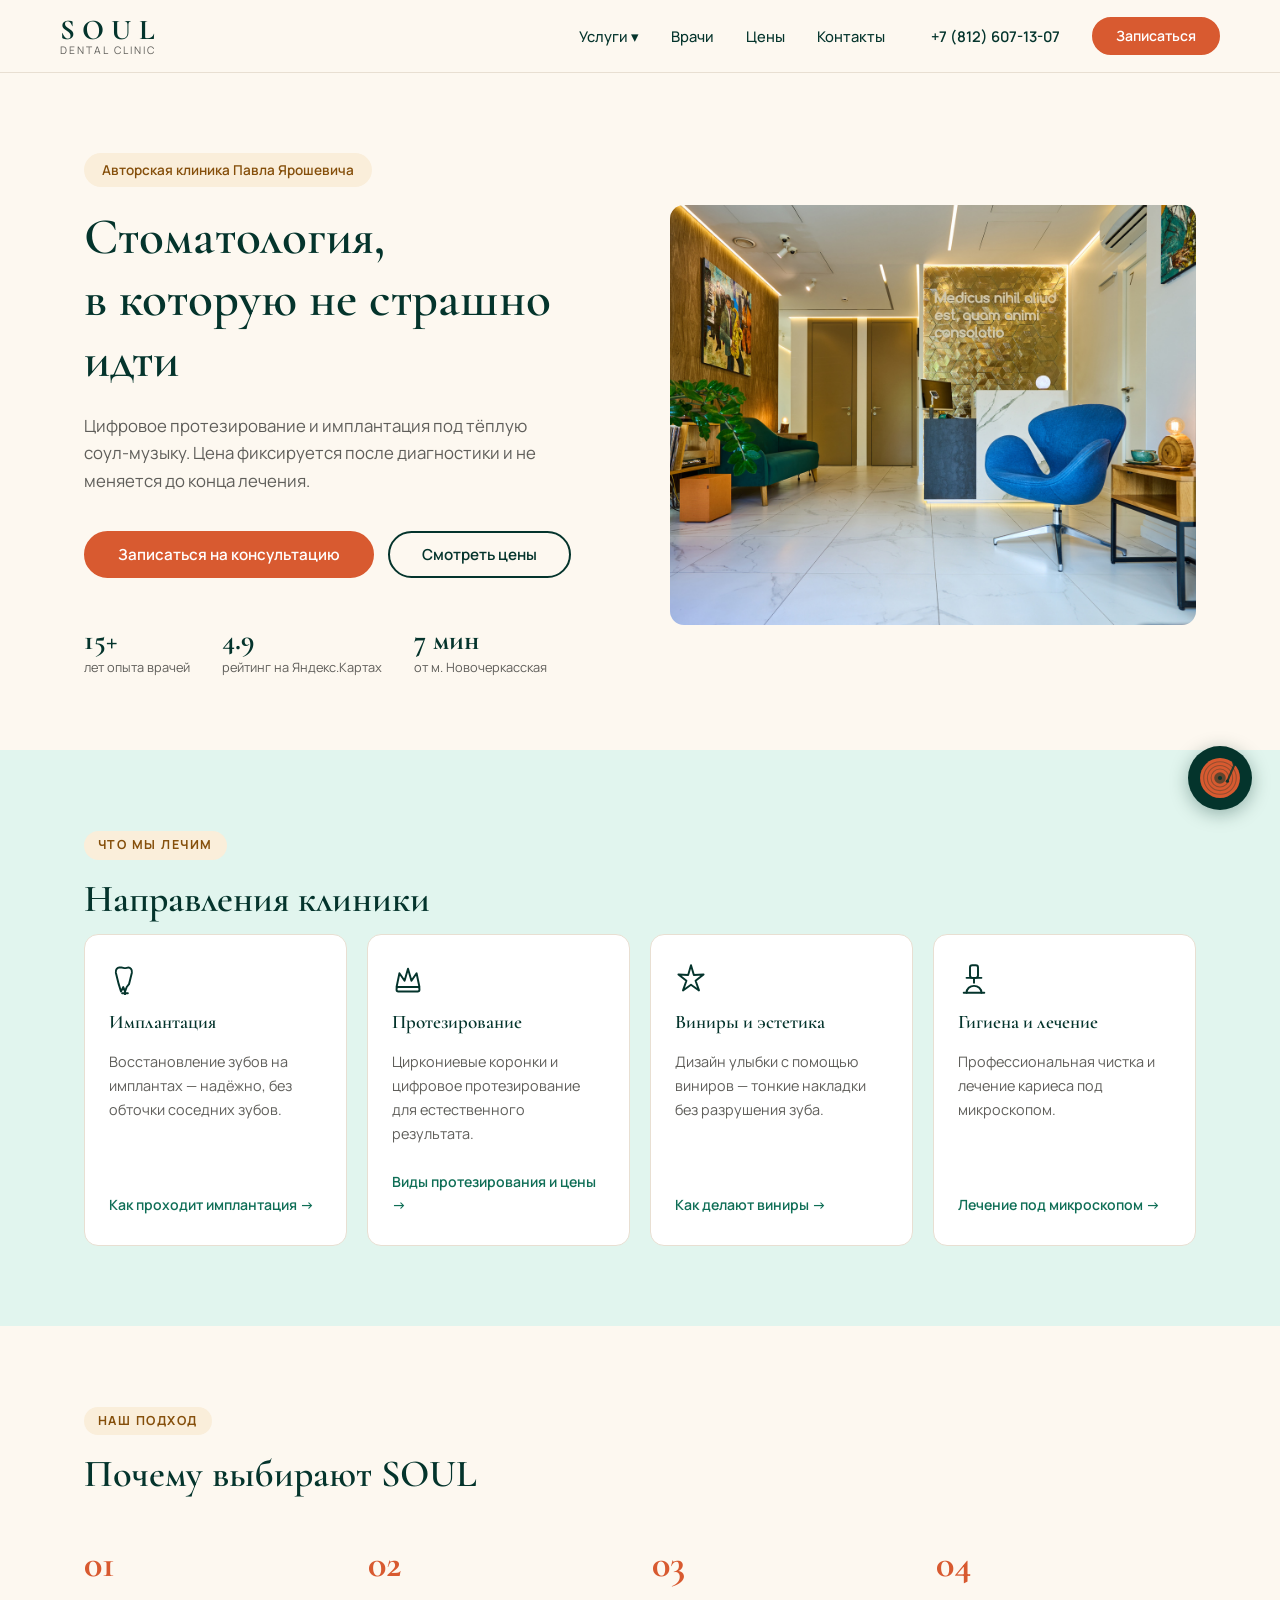
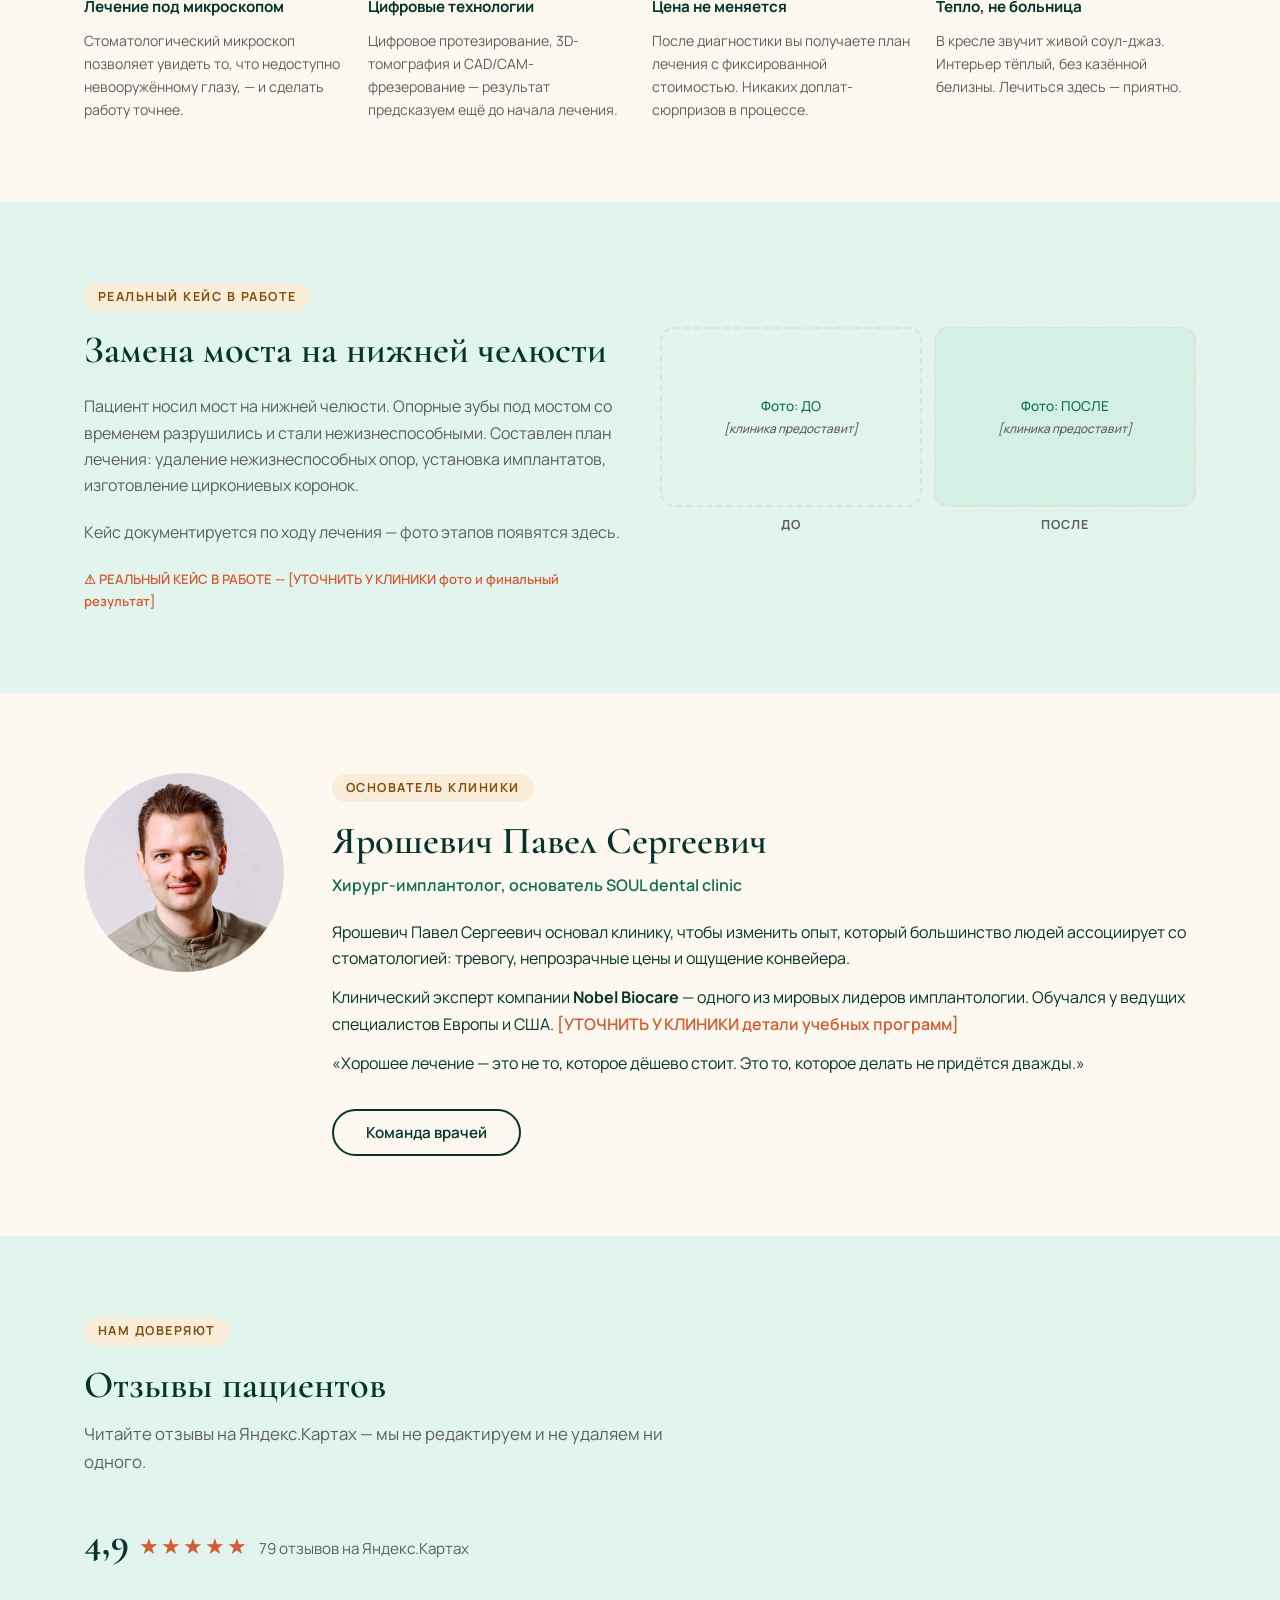
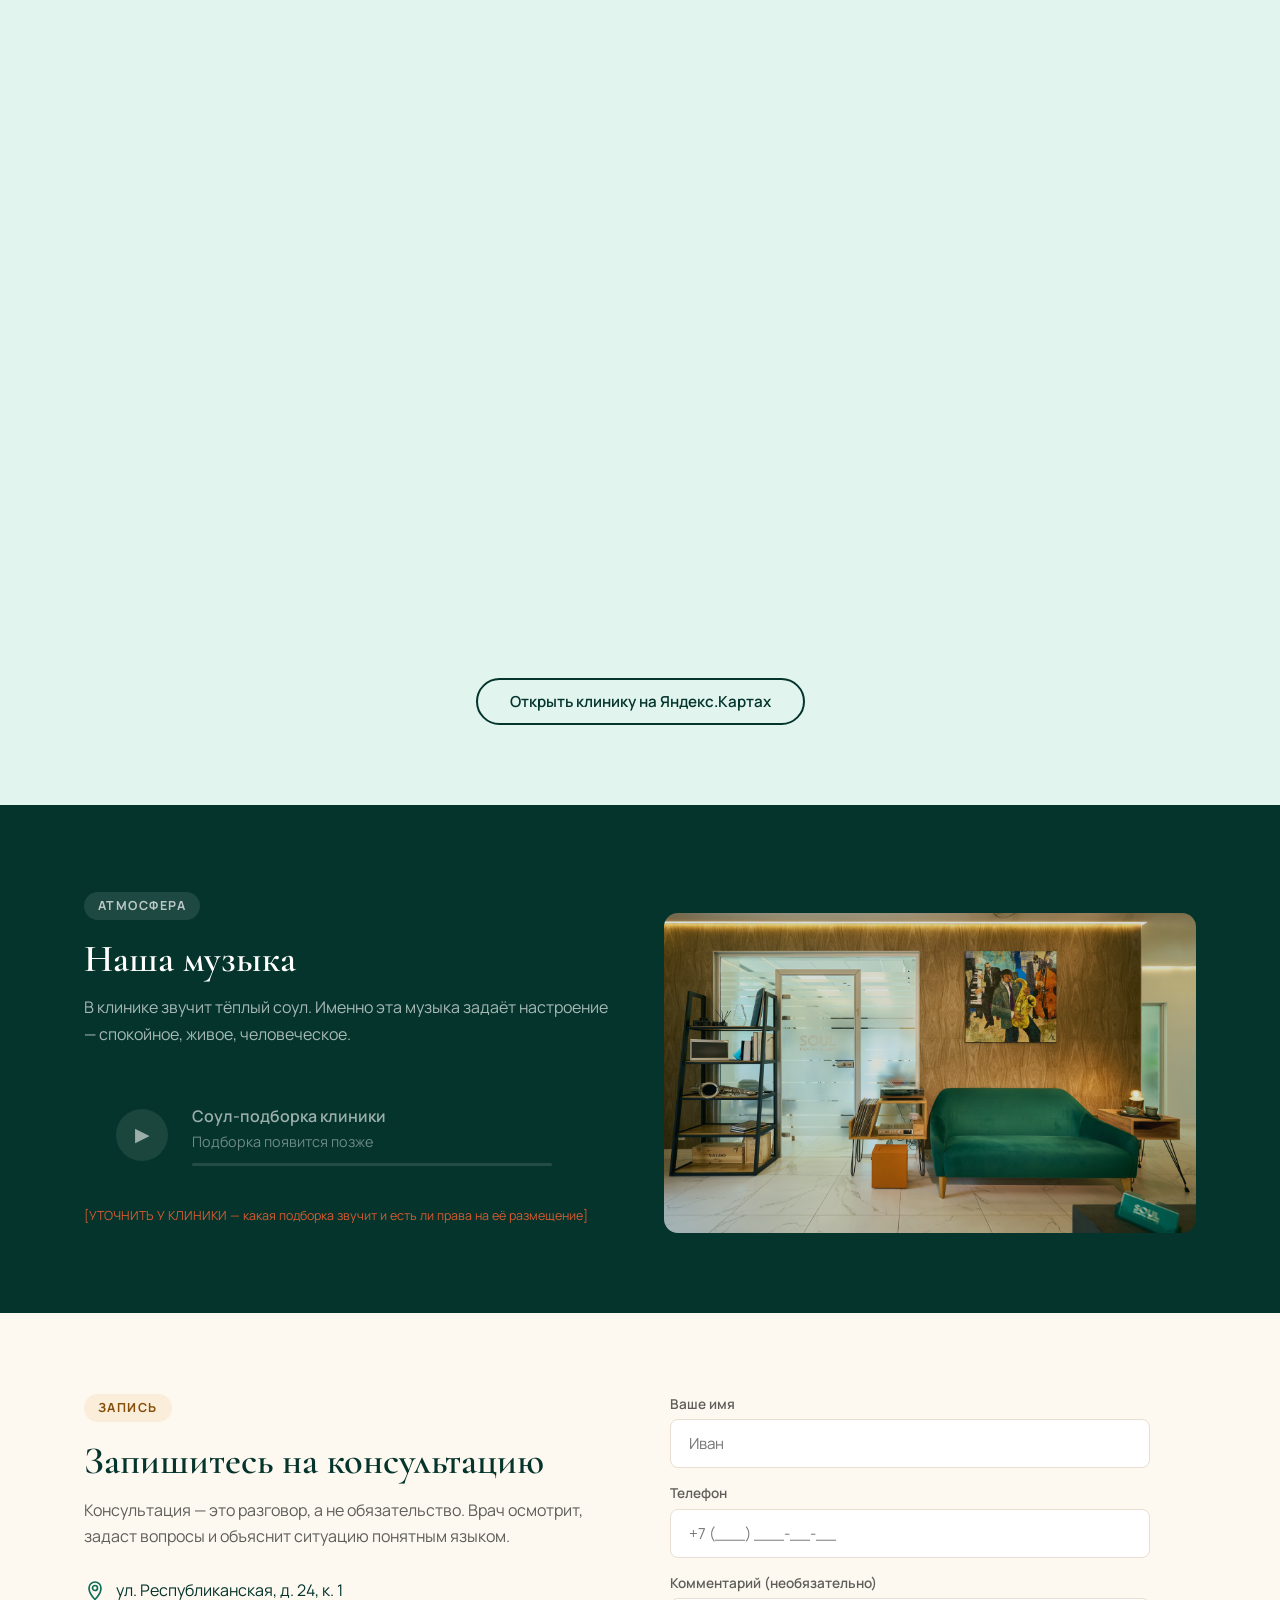
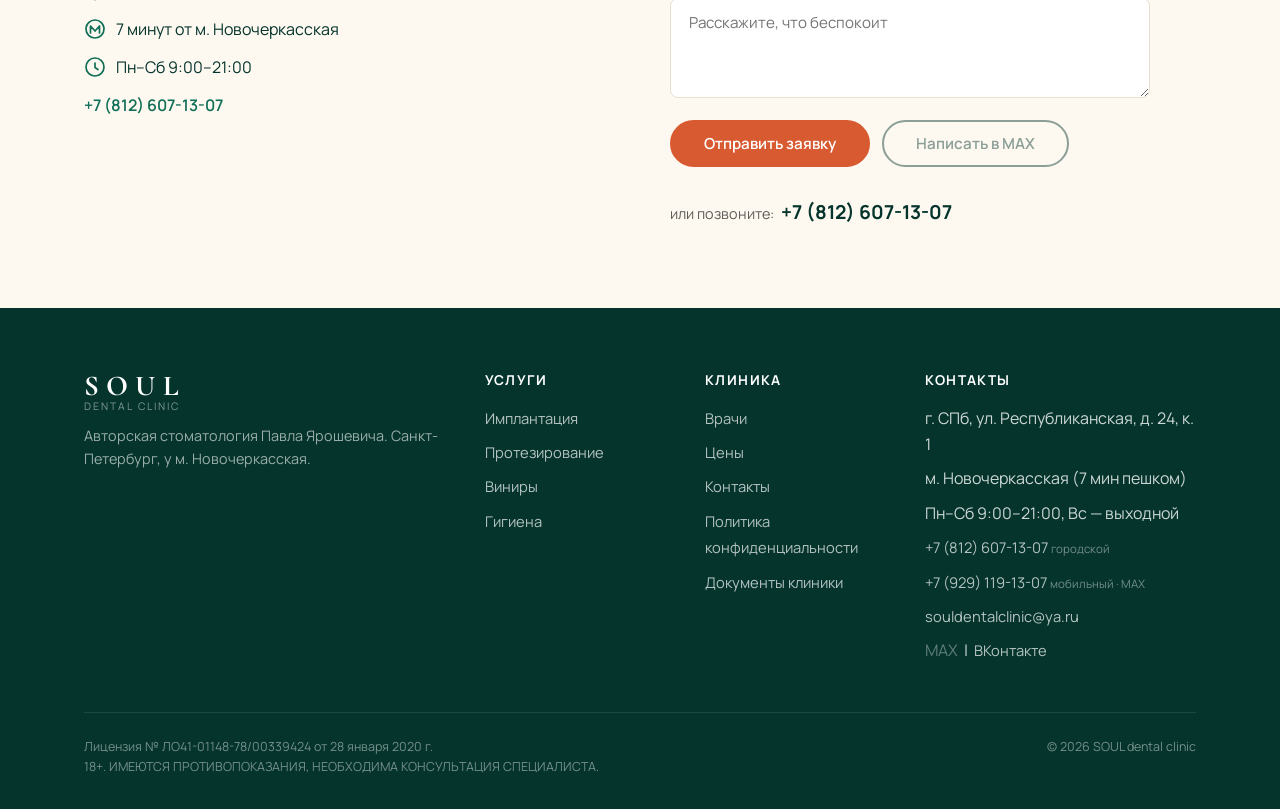
<file: index.html>
<!DOCTYPE html>
<html lang="ru">
<head>
  <meta charset="UTF-8">
  <meta name="viewport" content="width=device-width, initial-scale=1.0">
  <title>Стоматология у м. Новочеркасская — SOUL dental clinic | Санкт-Петербург</title>
  <meta name="description" content="SOUL dental clinic — авторская стоматология Павла Ярошевича у м. Новочеркасская в СПб. Имплантация, протезирование, виниры. Цена фиксируется после диагностики.">
  <link rel="icon" href="favicon.svg" type="image/svg+xml">
  <meta property="og:type" content="website">
  <meta property="og:title" content="SOUL dental clinic — стоматология у м. Новочеркасская | Санкт-Петербург">
  <meta property="og:description" content="Авторская стоматология Павла Ярошевича. Имплантация, протезирование, виниры. Цена фиксируется после диагностики.">
  <meta property="og:image" content="https://souldental.ru/uploads/s/b/p/5/bp5zllpjg2pz/img/full_6D7gZtCU.jpeg">
  <meta property="og:url" content="https://souldental.ru/">
  <meta property="og:locale" content="ru_RU">
  <meta name="twitter:card" content="summary_large_image">
  <link rel="stylesheet" href="style.css">
</head>
<body>

<!-- ===== ШАПКА ===== -->
<header class="header">
  <div class="header__inner">
    <a href="index.html" class="logo">
      <span class="logo__soul">SOUL</span>
      <span class="logo__sub">dental clinic</span>
    </a>

    <button class="burger" id="burger" aria-label="Меню">
      <span></span><span></span><span></span>
    </button>

    <nav class="nav" id="nav">
      <div class="nav__item">
        <a href="#" class="nav__link">Услуги ▾</a>
        <div class="nav__dropdown">
          <a href="implantatsiya.html">Имплантация</a>
          <a href="protezirovanie.html">Протезирование</a>
          <a href="viniry.html">Виниры и эстетика</a>
          <a href="gigiena.html">Гигиена и лечение</a>
        </div>
      </div>
      <div class="nav__item">
        <a href="vrachi.html" class="nav__link">Врачи</a>
      </div>
      <div class="nav__item">
        <a href="tseny.html" class="nav__link">Цены</a>
      </div>
      <div class="nav__item">
        <a href="kontakty.html" class="nav__link">Контакты</a>
      </div>
    </nav>

    <a href="tel:+78126071307" class="header__phone">+7 (812) 607-13-07</a>
    <a href="kontakty.html#zapis" class="btn btn--accent btn--sm header__cta">Записаться</a>
  </div>
</header>

<!-- ===== ГЕРОЙ ===== -->
<section class="hero">
  <div class="container">
    <div class="hero__inner">
      <div class="hero__content">
        <div class="badge">Авторская клиника Павла Ярошевича</div>
        <h1 class="hero__title">Стоматология,<br>в которую не страшно идти</h1>
        <p class="hero__sub">Цифровое протезирование и имплантация под тёплую соул-музыку. Цена фиксируется после диагностики и не меняется до конца лечения.</p>
        <div class="hero__buttons">
          <a href="kontakty.html#zapis" class="btn btn--accent">Записаться на консультацию</a>
          <a href="tseny.html" class="btn btn--outline">Смотреть цены</a>
        </div>
        <div class="trust">
          <div class="trust__item">
            <span class="trust__num" data-count="15" data-suffix="+">15+</span>
            <span class="trust__label">лет опыта врачей</span>
          </div>
          <div class="trust__item">
            <span class="trust__num" data-count="4.9">4.9</span>
            <span class="trust__label">рейтинг на Яндекс.Картах</span>
          </div>
          <div class="trust__item">
            <span class="trust__num" data-count="7" data-suffix=" мин">7 мин</span>
            <span class="trust__label">от м. Новочеркасская</span>
          </div>
        </div>
      </div>

      <div class="hero__photo">
        <img src="img/gal_full_6D7gZtCU.jpeg" alt="Холл SOUL dental clinic — зона ожидания с синим Swan Chair и золотой стеной">
      </div>
    </div>
  </div>
</section>

<!-- ===== УСЛУГИ ===== -->
<section class="section section--mint">
  <div class="container">
    <span class="section-label">Что мы лечим</span>
    <h2 class="section-title">Направления клиники</h2>
    <div class="services-grid">
      <a href="implantatsiya.html" class="card-service" style="text-decoration:none;color:inherit">
        <div class="card-service__icon"><svg viewBox="0 0 28 28" fill="none" xmlns="http://www.w3.org/2000/svg" width="32" height="32" aria-hidden="true"><path d="M9 4C7.5 4 5.5 5.5 6 8.5L8.5 18.5L10.5 25L12.5 21L14 25L15.5 21L17.5 18.5L20 8.5C20.5 5.5 18.5 4 17 4C16 4 15 4.5 14 4.5C13 4.5 12 4 11 4C10.5 4 9.5 4 9 4Z" stroke="currentColor" stroke-width="1.7" stroke-linejoin="round"/><path d="M14 25V27.5" stroke="currentColor" stroke-width="1.7" stroke-linecap="round"/><path d="M11.5 26.5H16.5" stroke="currentColor" stroke-width="1.7" stroke-linecap="round"/></svg></div>
        <div class="card-service__title">Имплантация</div>
        <p class="card-service__desc">Восстановление зубов на имплантах — надёжно, без обточки соседних зубов.</p>
        <span class="card-service__link">Как проходит имплантация →</span>
      </a>
      <a href="protezirovanie.html" class="card-service" style="text-decoration:none;color:inherit">
        <div class="card-service__icon"><svg viewBox="0 0 28 28" fill="none" xmlns="http://www.w3.org/2000/svg" width="32" height="32" aria-hidden="true"><path d="M4 21L6.5 9L11 15.5L14 5L17 15.5L21.5 9L24 21H4Z" stroke="currentColor" stroke-width="1.7" stroke-linejoin="round"/><rect x="4" y="21" width="20" height="4" rx="1.5" stroke="currentColor" stroke-width="1.7"/></svg></div>
        <div class="card-service__title">Протезирование</div>
        <p class="card-service__desc">Циркониевые коронки и цифровое протезирование для естественного результата.</p>
        <span class="card-service__link">Виды протезирования и цены →</span>
      </a>
      <a href="viniry.html" class="card-service" style="text-decoration:none;color:inherit">
        <div class="card-service__icon"><svg viewBox="0 0 28 28" fill="none" xmlns="http://www.w3.org/2000/svg" width="32" height="32" aria-hidden="true"><path d="M14 2L16.5 10.5L25 10L18 15.5L21 24L14 19L7 24L10 15.5L3 10L11.5 10.5L14 2Z" stroke="currentColor" stroke-width="1.7" stroke-linejoin="round"/></svg></div>
        <div class="card-service__title">Виниры и эстетика</div>
        <p class="card-service__desc">Дизайн улыбки с помощью виниров — тонкие накладки без разрушения зуба.</p>
        <span class="card-service__link">Как делают виниры →</span>
      </a>
      <a href="gigiena.html" class="card-service" style="text-decoration:none;color:inherit">
        <div class="card-service__icon"><svg viewBox="0 0 28 28" fill="none" xmlns="http://www.w3.org/2000/svg" width="32" height="32" aria-hidden="true"><rect x="10.5" y="2" width="7" height="11" rx="2" stroke="currentColor" stroke-width="1.7"/><path d="M7.5 13H20.5" stroke="currentColor" stroke-width="1.7" stroke-linecap="round"/><path d="M14 13V18" stroke="currentColor" stroke-width="1.7"/><path d="M7.5 26C7.5 22.5 10.4 20 14 20C17.6 20 20.5 22.5 20.5 26" stroke="currentColor" stroke-width="1.7" stroke-linecap="round"/><path d="M5 26H23" stroke="currentColor" stroke-width="1.7" stroke-linecap="round"/></svg></div>
        <div class="card-service__title">Гигиена и лечение</div>
        <p class="card-service__desc">Профессиональная чистка и лечение кариеса под микроскопом.</p>
        <span class="card-service__link">Лечение под микроскопом →</span>
      </a>
    </div>
  </div>
</section>

<!-- ===== ПОЧЕМУ SOUL ===== -->
<section class="section">
  <div class="container">
    <span class="section-label">Наш подход</span>
    <h2 class="section-title">Почему выбирают SOUL</h2>
    <div class="why-grid">
      <div class="why-item">
        <div class="why-item__num">01</div>
        <div class="why-item__title">Лечение под микроскопом</div>
        <p class="why-item__text">Стоматологический микроскоп позволяет увидеть то, что недоступно невооружённому глазу, — и сделать работу точнее.</p>
      </div>
      <div class="why-item">
        <div class="why-item__num">02</div>
        <div class="why-item__title">Цифровые технологии</div>
        <p class="why-item__text">Цифровое протезирование, 3D-томография и CAD/CAM-фрезерование — результат предсказуем ещё до начала лечения.</p>
      </div>
      <div class="why-item">
        <div class="why-item__num">03</div>
        <div class="why-item__title">Цена не меняется</div>
        <p class="why-item__text">После диагностики вы получаете план лечения с фиксированной стоимостью. Никаких доплат-сюрпризов в процессе.</p>
      </div>
      <div class="why-item">
        <div class="why-item__num">04</div>
        <div class="why-item__title">Тепло, не больница</div>
        <p class="why-item__text">В кресле звучит живой соул-джаз. Интерьер тёплый, без казённой белизны. Лечиться здесь — приятно.</p>
      </div>
    </div>
  </div>
</section>

<!-- ===== ДО / ПОСЛЕ ===== -->
<section class="section section--mint">
  <div class="container">
    <span class="section-label">Реальный кейс в работе</span>
    <div class="before-after">
      <div>
        <h2>Замена моста на нижней челюсти</h2>
        <p style="color:var(--muted);margin:20px 0">Пациент носил мост на нижней челюсти. Опорные зубы под мостом со временем разрушились и стали нежизнеспособными. Составлен план лечения: удаление нежизнеспособных опор, установка имплантатов, изготовление циркониевых коронок.</p>
        <p style="color:var(--muted);margin-bottom:24px">Кейс документируется по ходу лечения — фото этапов появятся здесь.</p>
        <p style="font-size:0.82rem;color:var(--accent);font-weight:600">⚠ РЕАЛЬНЫЙ КЕЙС В РАБОТЕ — [УТОЧНИТЬ У КЛИНИКИ фото и финальный результат]</p>
      </div>
      <div>
        <div class="before-after__photos">
          <div>
            <div class="photo-stub" style="height:180px">
              <div>Фото: ДО<br><em style="font-size:0.75rem;color:var(--muted)">[клиника предоставит]</em></div>
            </div>
            <div class="before-after__label">До</div>
          </div>
          <div>
            <div class="photo-stub" style="height:180px;background:#d4f0e4">
              <div>Фото: ПОСЛЕ<br><em style="font-size:0.75rem;color:var(--muted)">[клиника предоставит]</em></div>
            </div>
            <div class="before-after__label">После</div>
          </div>
        </div>
      </div>
    </div>
  </div>
</section>

<!-- ===== ОСНОВАТЕЛЬ ===== -->
<section class="section">
  <div class="container">
    <div class="founder">
      <div class="founder__photo-wrap">
        <img src="img/doctor-yaroshevich.png" alt="Павел Ярошевич — хирург-имплантолог, основатель SOUL dental clinic" class="founder__img">
      </div>
      <div>
        <span class="section-label">Основатель клиники</span>
        <h2>Ярошевич Павел Сергеевич</h2>
        <p style="color:var(--green);font-weight:600;margin:8px 0 20px">Хирург-имплантолог, основатель SOUL dental clinic</p>
        <p>Ярошевич Павел Сергеевич основал клинику, чтобы изменить опыт, который большинство людей ассоциирует со стоматологией: тревогу, непрозрачные цены и ощущение конвейера.</p>
        <!-- Статус сверить с сертификатом Nobel Biocare -->
        <p>Клинический эксперт компании <strong>Nobel Biocare</strong> — одного из мировых лидеров имплантологии. Обучался у ведущих специалистов Европы и США. <span style="color:var(--accent);font-weight:600">[УТОЧНИТЬ У КЛИНИКИ детали учебных программ]</span></p>
        <p>«Хорошее лечение — это не то, которое дёшево стоит. Это то, которое делать не придётся дважды.»</p>
        <a href="vrachi.html" class="btn btn--outline" style="margin-top:20px">Команда врачей</a>
      </div>
    </div>
  </div>
</section>

<!-- ===== ОТЗЫВЫ ===== -->
<section id="reviews" class="section section--mint">
  <div class="container">
    <span class="section-label">Нам доверяют</span>
    <h2 class="section-title">Отзывы пациентов</h2>
    <p class="section-subtitle">Читайте отзывы на Яндекс.Картах — мы не редактируем и не удаляем ни одного.</p>
    <!-- СВЕРЯТЬ ПЕРИОДИЧЕСКИ — цифры меняются -->
    <div class="reviews-rating">
      <span class="reviews-rating__score">4,9</span>
      <span class="reviews-rating__stars" aria-hidden="true">★★★★★</span>
      <span class="reviews-rating__count">79 отзывов на Яндекс.Картах</span>
    </div>

    <!-- Виджет отзывов Яндекс.Карт — бесплатный iframe, API-ключ не нужен -->
    <iframe
      src="https://yandex.ru/maps-reviews-widget/240564317734?comments"
      id="reviews-iframe"
      width="100%" height="660" frameborder="0"
      style="border-radius:12px;border:none;display:block;max-width:100%"></iframe>
    <div style="text-align:center;margin-top:32px">
      <a href="https://yandex.ru/maps/org/soul_dental/240564317734/reviews/" target="_blank" rel="noopener" class="btn btn--outline">Открыть клинику на Яндекс.Картах</a>
    </div>
  </div>
</section>

<!-- ===== МУЗЫКА ===== -->
<section class="section section--dark">
  <div class="container">
    <div style="display:grid;grid-template-columns:1fr 1fr;gap:48px;align-items:center">
      <div>
        <span class="section-label" style="background:rgba(255,255,255,0.1);color:rgba(255,255,255,0.7)">Атмосфера</span>
        <h2>Наша музыка</h2>
        <p style="color:rgba(255,255,255,0.65);margin-top:12px">В клинике звучит тёплый соул. Именно эта музыка задаёт настроение — спокойное, живое, человеческое.</p>
        <div class="player-stub player-stub--inactive">
          <div class="player-stub__btn player-stub__btn--off">▶</div>
          <div style="flex:1">
            <div class="player-stub__title">Соул-подборка клиники</div>
            <div class="player-stub__info">Подборка появится позже</div>
            <div class="player-stub__bar"><div class="player-stub__progress" style="width:0"></div></div>
          </div>
        </div>
        <p style="color:var(--accent);font-size:0.78rem;margin-top:12px">[УТОЧНИТЬ У КЛИНИКИ — какая подборка звучит и есть ли права на её размещение]</p>
      </div>
      <div>
        <img src="img/gal_full_FsLnJMHu.jpeg" alt="Джазовый уголок SOUL dental clinic — зелёный диван, пластинки, саксофон, стеклянная дверь" class="music-photo" style="max-width:100%;height:320px">
      </div>
    </div>
  </div>
</section>

<!-- ===== ФОРМА ЗАПИСИ ===== -->
<section class="section" id="zapis">
  <div class="container">
    <div class="grid-form">
      <div>
        <span class="section-label">Запись</span>
        <h2>Запишитесь на консультацию</h2>
        <p style="color:var(--muted);margin-top:12px">Консультация — это разговор, а не обязательство. Врач осмотрит, задаст вопросы и объяснит ситуацию понятным языком.</p>
        <div style="margin-top:28px;display:flex;flex-direction:column;gap:12px">
          <div class="contact-info-row"><svg width="22" height="22" viewBox="0 0 22 22" fill="none" xmlns="http://www.w3.org/2000/svg" aria-hidden="true"><path d="M11 2C7.7 2 5 4.7 5 8c0 5.5 6 11.5 6 11.5S17 13.5 17 8c0-3.3-2.7-6-6-6z" stroke="currentColor" stroke-width="1.7"/><circle cx="11" cy="8" r="2.5" stroke="currentColor" stroke-width="1.7"/></svg> ул. Республиканская, д. 24, к. 1</div>
          <div class="contact-info-row"><svg width="22" height="22" viewBox="0 0 22 22" fill="none" xmlns="http://www.w3.org/2000/svg" aria-hidden="true"><circle cx="11" cy="11" r="9" stroke="currentColor" stroke-width="1.7"/><path d="M6.5 15V8L11 13L15.5 8V15" stroke="currentColor" stroke-width="1.7" stroke-linecap="round" stroke-linejoin="round"/></svg> 7 минут от м. Новочеркасская</div>
          <div class="contact-info-row"><svg width="22" height="22" viewBox="0 0 22 22" fill="none" xmlns="http://www.w3.org/2000/svg" aria-hidden="true"><circle cx="11" cy="11" r="9" stroke="currentColor" stroke-width="1.7"/><path d="M11 7V11.5L14 13.5" stroke="currentColor" stroke-width="1.7" stroke-linecap="round" stroke-linejoin="round"/></svg> Пн–Сб 9:00–21:00</div>
          <div><a href="tel:+78126071307" style="font-weight:600">+7 (812) 607-13-07</a></div>
        </div>
      </div>
      <div>
        <!-- Форма пока не отправляет данные — подключение на следующем этапе -->
        <form class="form-record" id="formMain" onsubmit="sendForm(event, 'formMain')">
          <div>
            <label for="name1">Ваше имя</label>
            <input type="text" id="name1" name="name" placeholder="Иван" required>
          </div>
          <div>
            <label for="phone1">Телефон</label>
            <input type="tel" id="phone1" name="phone" placeholder="+7 (___) ___-__-__" required>
          </div>
          <div>
            <label for="comment1">Комментарий (необязательно)</label>
            <textarea id="comment1" name="comment" placeholder="Расскажите, что беспокоит"></textarea>
          </div>
          <div class="form-record__success" id="success-formMain">
            ✓ Спасибо! Мы перезвоним вам в ближайшее время.
          </div>
          <div class="form-record__buttons">
            <button type="submit" class="btn btn--accent">Отправить заявку</button>
            <!-- [УТОЧНИТЬ У КЛИНИКИ — пригласительная ссылка MAX формата max.ru/join/...] -->
            <button type="button" class="btn btn--outline btn-max-pending" onclick="showMaxPending(event)">Написать в MAX</button>
          </div>
          <p class="form-record__phone">или позвоните: <a href="tel:+78126071307">+7 (812) 607-13-07</a></p>
        </form>
      </div>
    </div>
  </div>
</section>

<!-- ===== ФУТЕР ===== -->
<footer class="footer">
  <div class="container">
    <div class="footer__grid">
      <div>
        <a href="index.html" class="logo footer__logo">
          <span class="logo__soul">SOUL</span>
          <span class="logo__sub">dental clinic</span>
        </a>
        <p class="footer__desc">Авторская стоматология Павла Ярошевича. Санкт-Петербург, у м. Новочеркасская.</p>
      </div>
      <div>
        <h4>Услуги</h4>
        <ul class="footer__links">
          <li><a href="implantatsiya.html">Имплантация</a></li>
          <li><a href="protezirovanie.html">Протезирование</a></li>
          <li><a href="viniry.html">Виниры</a></li>
          <li><a href="gigiena.html">Гигиена</a></li>
        </ul>
      </div>
      <div>
        <h4>Клиника</h4>
        <ul class="footer__links">
          <li><a href="vrachi.html">Врачи</a></li>
          <li><a href="tseny.html">Цены</a></li>
          <li><a href="kontakty.html">Контакты</a></li>
          <li><a href="#">Политика конфиденциальности</a></li>
          <li><a href="#">Документы клиники</a></li>
        </ul>
      </div>
      <div>
        <h4>Контакты</h4>
        <ul class="footer__links">
          <li>г. СПб, ул. Республиканская, д. 24, к. 1</li>
          <li>м. Новочеркасская (7 мин пешком)</li>
          <li>Пн–Сб 9:00–21:00, Вс — выходной</li>
          <li><a href="tel:+78126071307">+7 (812) 607-13-07</a> <span class="phone-label">городской</span></li>
          <li><a href="tel:+79291191307">+7 (929) 119-13-07</a> <span class="phone-label">мобильный · MAX</span></li>
          <li><a href="mailto:souldentalclinic@ya.ru">souldentalclinic@ya.ru</a></li>
          <li><!-- [УТОЧНИТЬ У КЛИНИКИ — пригласительная ссылка MAX формата max.ru/join/...] -->
          <span class="max-link-pending" onclick="showMaxPending(event)">MAX</span> &nbsp;|&nbsp; <a href="https://vk.com/souldental" target="_blank">ВКонтакте</a></li>
        </ul>
      </div>
    </div>
    <div class="footer__bottom">
      <div class="footer__legal">
        Лицензия № ЛО41-01148-78/00339424 от 28 января 2020 г.<br>
        18+. ИМЕЮТСЯ ПРОТИВОПОКАЗАНИЯ, НЕОБХОДИМА КОНСУЛЬТАЦИЯ СПЕЦИАЛИСТА.
      </div>
      <div class="footer__legal">© 2026 SOUL dental clinic</div>
    </div>
  </div>
</footer>

<!-- Плавающая кнопка (мобильные) -->
<a href="kontakty.html#zapis" class="btn btn--accent float-btn" id="floatBtn">Записаться</a>

<!-- Vinyl music player -->
<button class="sax-btn" id="vinylBtn" aria-label="Музыка клиники">
  <svg class="sax-icon" viewBox="0 0 40 40" fill="none" xmlns="http://www.w3.org/2000/svg">
    <!-- Диск пластинки -->
    <circle cx="20" cy="20" r="19" fill="currentColor"/>
    <!-- Бороздки -->
    <circle cx="20" cy="20" r="15.5" stroke="rgba(4,52,44,0.32)" stroke-width="1" fill="none"/>
    <circle cx="20" cy="20" r="12"   stroke="rgba(4,52,44,0.32)" stroke-width="1" fill="none"/>
    <circle cx="20" cy="20" r="8.5"  stroke="rgba(4,52,44,0.32)" stroke-width="1" fill="none"/>
    <!-- Наклейка в центре -->
    <circle cx="20" cy="20" r="5.5" fill="rgba(4,52,44,0.55)"/>
    <!-- Центральное отверстие -->
    <circle cx="20" cy="20" r="2" fill="rgba(4,52,44,0.9)"/>
    <!-- Тонарм: точка поворота -->
    <circle cx="34.5" cy="5.5" r="2.8" fill="rgba(4,52,44,0.8)"/>
    <!-- Тонарм: трубка -->
    <line x1="34.5" y1="5.5" x2="27" y2="23" stroke="rgba(4,52,44,0.8)" stroke-width="2" stroke-linecap="round"/>
    <!-- Игла (стилус) -->
    <circle cx="27" cy="23" r="1.6" fill="rgba(4,52,44,0.9)"/>
  </svg>
</button>
<script src="script.js"></script>
</body>
</html>
</file>
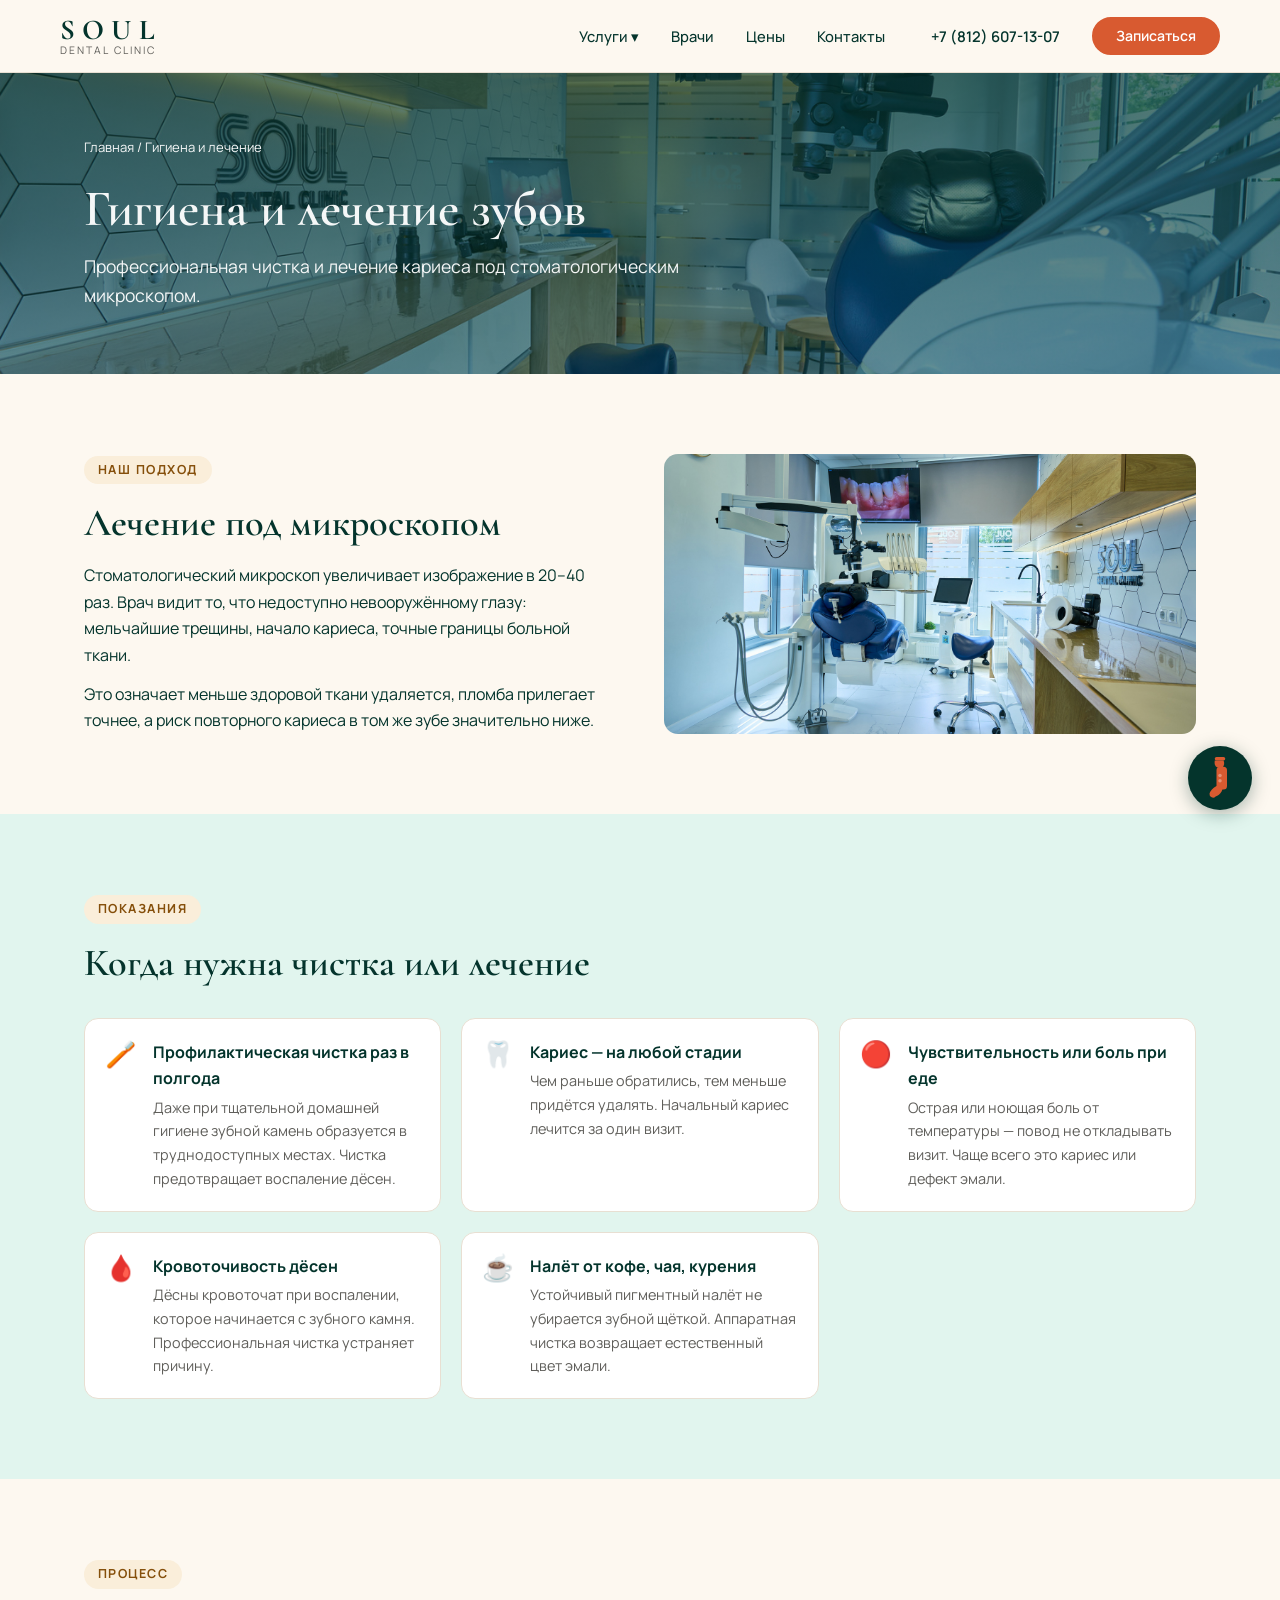
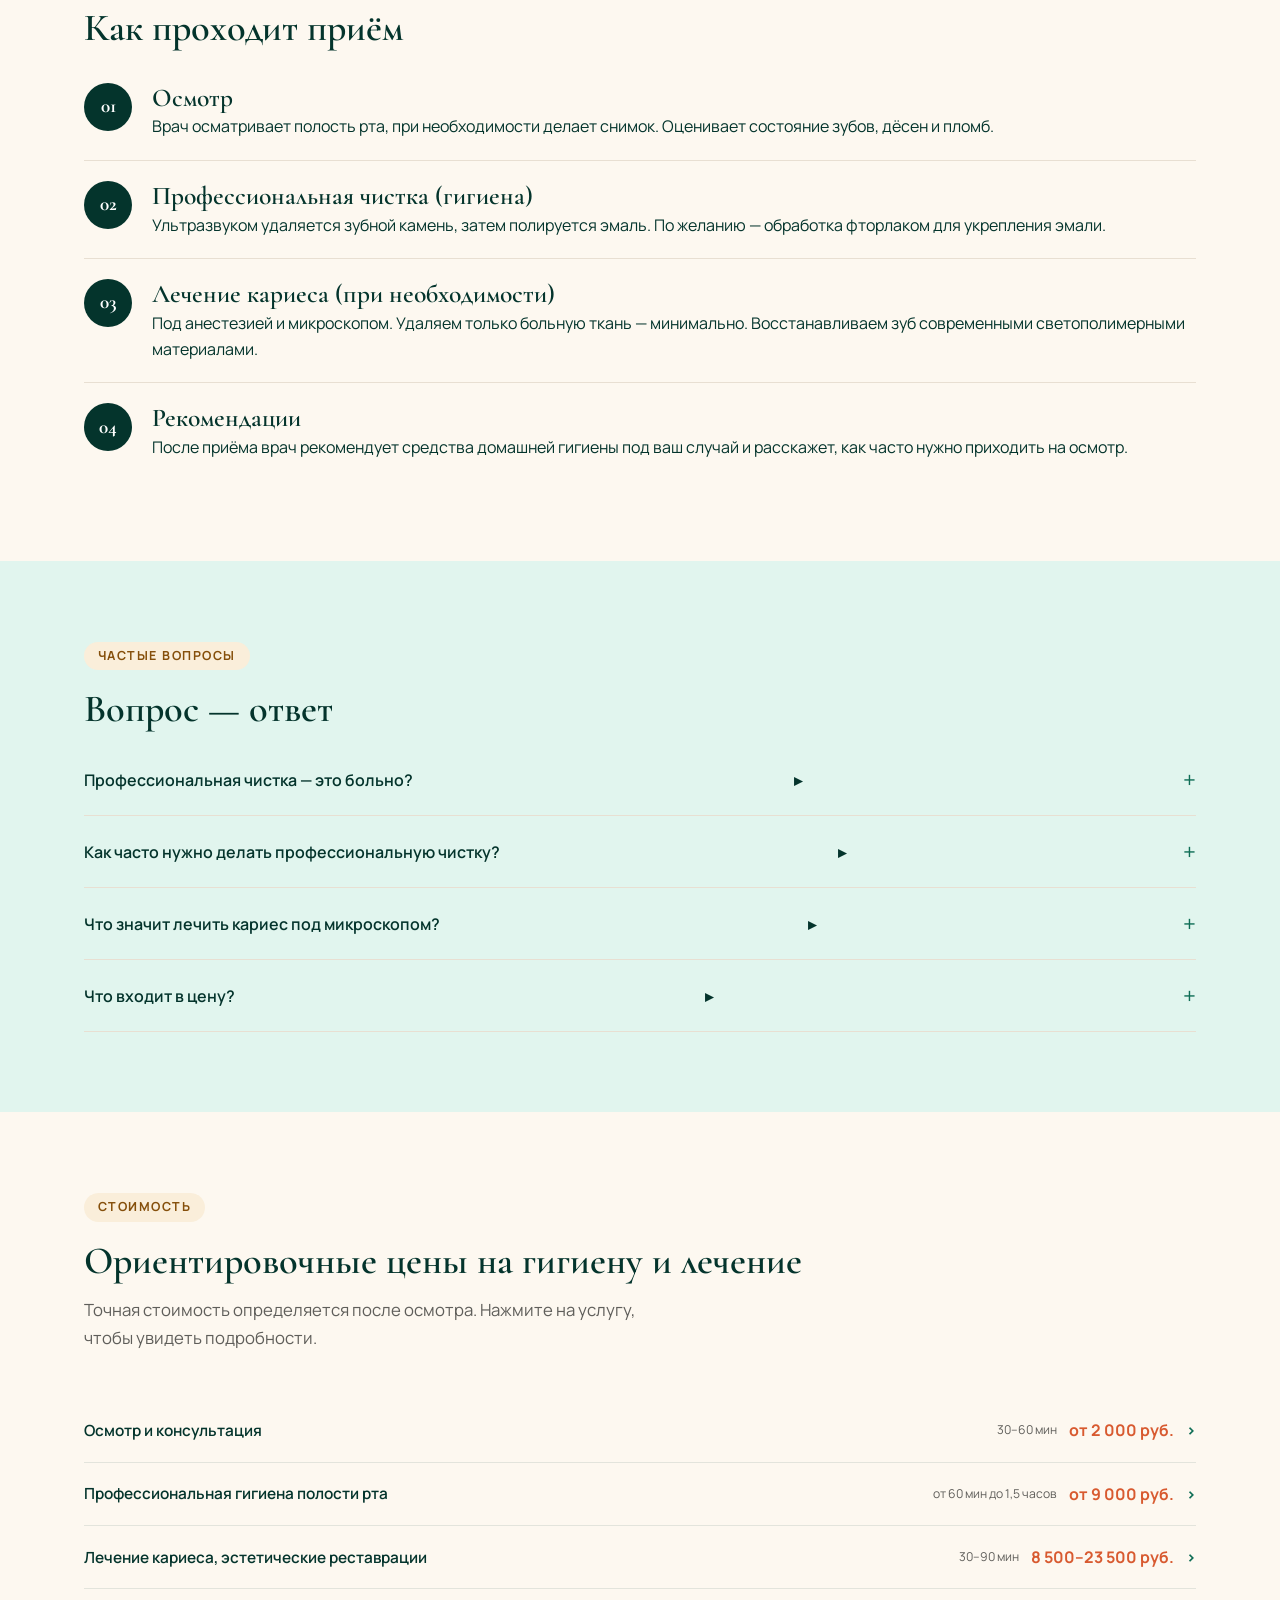
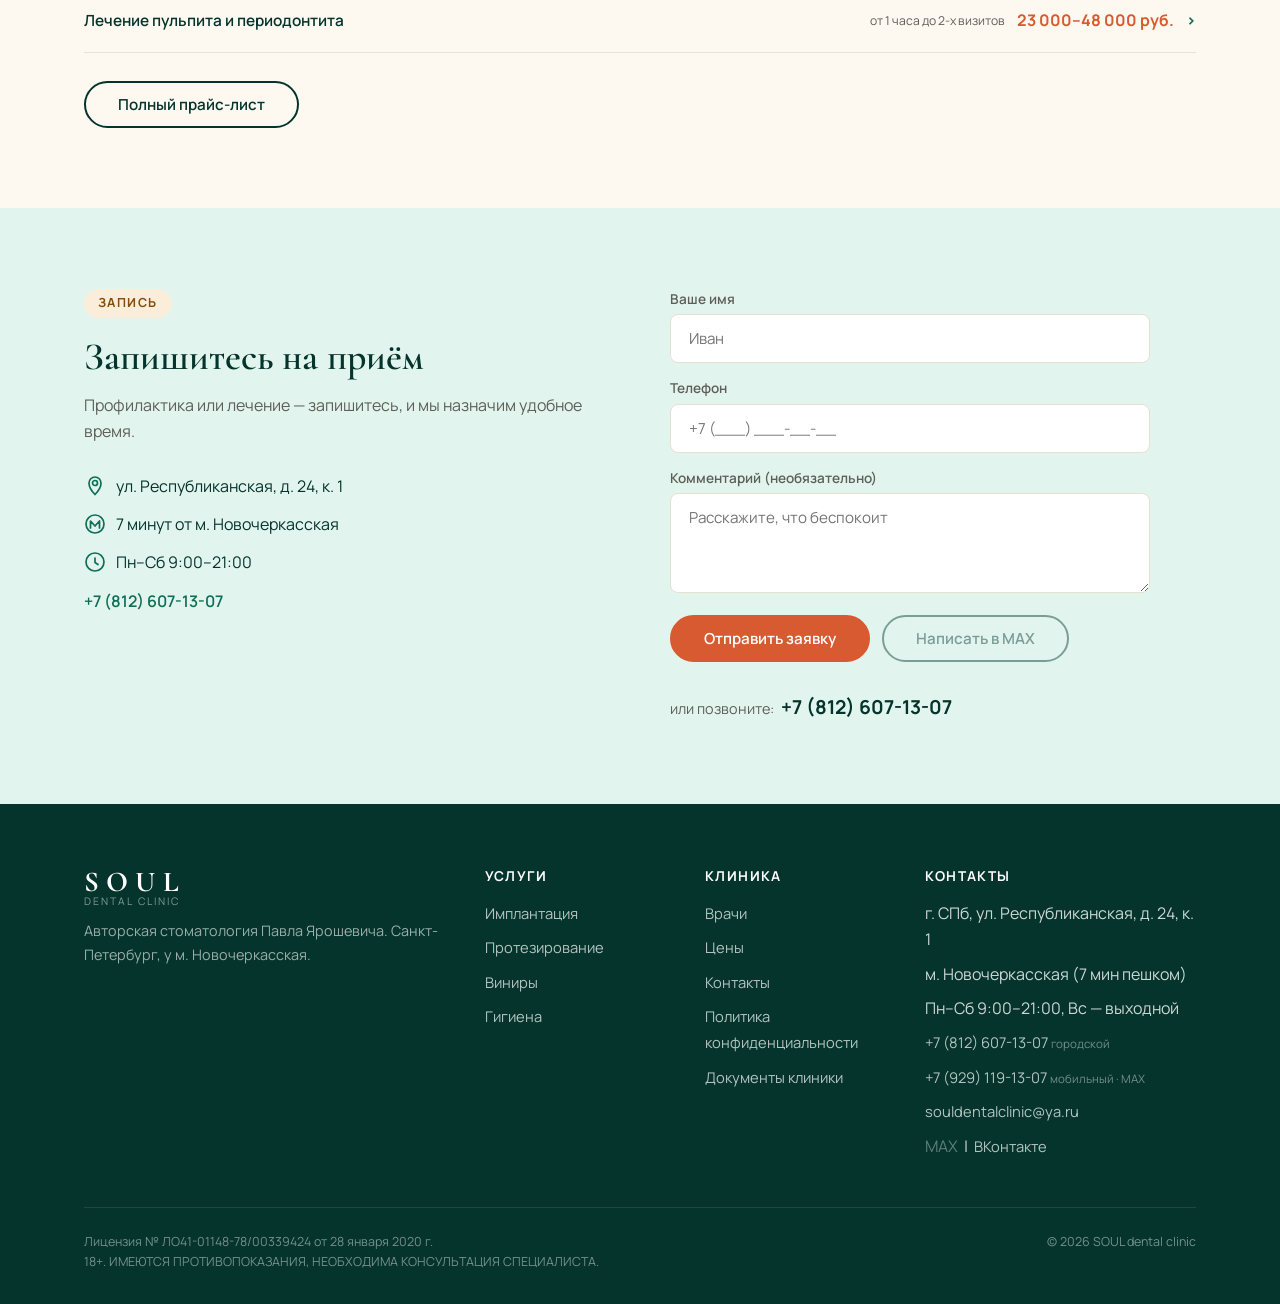
<file: gigiena.html>
<!DOCTYPE html>
<html lang="ru">
<head>
  <meta charset="UTF-8">
  <meta name="viewport" content="width=device-width, initial-scale=1.0">
  <title>Гигиена и лечение зубов в СПб у м. Новочеркасская — SOUL dental clinic</title>
  <meta name="description" content="Профессиональная гигиена зубов и лечение кариеса под микроскопом в Санкт-Петербурге у м. Новочеркасская. SOUL dental clinic.">
  <link rel="icon" href="favicon.svg" type="image/svg+xml">
  <meta property="og:type" content="website">
  <meta property="og:title" content="Гигиена и лечение зубов под микроскопом в СПб | SOUL dental clinic">
  <meta property="og:description" content="Профессиональная чистка и лечение кариеса под микроскопом. У м. Новочеркасская.">
  <meta property="og:image" content="https://souldental.ru/uploads/s/b/p/5/bp5zllpjg2pz/img/full_6D7gZtCU.jpeg">
  <meta property="og:url" content="https://souldental.ru/gigiena.html">
  <meta property="og:locale" content="ru_RU">
  <meta name="twitter:card" content="summary_large_image">
  <link rel="stylesheet" href="style.css">
</head>
<body>

<!-- ===== ШАПКА ===== -->
<header class="header">
  <div class="header__inner">
    <a href="index.html" class="logo">
      <span class="logo__soul">SOUL</span>
      <span class="logo__sub">dental clinic</span>
    </a>
    <button class="burger" id="burger" aria-label="Меню">
      <span></span><span></span><span></span>
    </button>
    <nav class="nav" id="nav">
      <div class="nav__item">
        <a href="#" class="nav__link">Услуги ▾</a>
        <div class="nav__dropdown">
          <a href="implantatsiya.html">Имплантация</a>
          <a href="protezirovanie.html">Протезирование</a>
          <a href="viniry.html">Виниры и эстетика</a>
          <a href="gigiena.html">Гигиена и лечение</a>
        </div>
      </div>
      <div class="nav__item"><a href="vrachi.html" class="nav__link">Врачи</a></div>
      <div class="nav__item"><a href="tseny.html" class="nav__link">Цены</a></div>
      <div class="nav__item"><a href="kontakty.html" class="nav__link">Контакты</a></div>
    </nav>
    <a href="tel:+78126071307" class="header__phone">+7 (812) 607-13-07</a>
    <a href="kontakty.html#zapis" class="btn btn--accent btn--sm header__cta">Записаться</a>
  </div>
</header>

<!-- ===== ГЕРОЙ СТРАНИЦЫ ===== -->
<section class="page-hero page-hero--photo" style="background-image:linear-gradient(rgba(4,52,44,.68),rgba(4,52,44,.5)),url('img/gal_full_kUnw3uNL.jpeg')">
  <div class="container">
    <div class="breadcrumb">
      <a href="index.html">Главная</a> / Гигиена и лечение
    </div>
    <h1>Гигиена и лечение зубов</h1>
    <p class="page-hero__sub">Профессиональная чистка и лечение кариеса под стоматологическим микроскопом.</p>
  </div>
</section>

<!-- ===== ПОЧЕМУ МИКРОСКОП ===== -->
<section class="section">
  <div class="container">
    <div class="grid-photo">
      <div>
        <span class="section-label">Наш подход</span>
        <h2>Лечение под микроскопом</h2>
        <p style="margin-top:16px">Стоматологический микроскоп увеличивает изображение в 20–40 раз. Врач видит то, что недоступно невооружённому глазу: мельчайшие трещины, начало кариеса, точные границы больной ткани.</p>
        <p style="margin-top:12px">Это означает меньше здоровой ткани удаляется, пломба прилегает точнее, а риск повторного кариеса в том же зубе значительно ниже.</p>
      </div>
      <div>
        <img src="img/tech.jpeg" alt="Стоматологический кабинет с микроскопом — SOUL dental clinic" class="cabinet-photo">
      </div>
    </div>
  </div>
</section>

<!-- ===== КОГДА ЭТО НУЖНО ===== -->
<section class="section section--mint">
  <div class="container">
    <span class="section-label">Показания</span>
    <h2 class="section-title">Когда нужна чистка или лечение</h2>
    <div class="indications-grid">
      <div class="indication-item">
        <div class="indication-item__icon">🪥</div>
        <div>
          <strong>Профилактическая чистка раз в полгода</strong>
          <p>Даже при тщательной домашней гигиене зубной камень образуется в труднодоступных местах. Чистка предотвращает воспаление дёсен.</p>
        </div>
      </div>
      <div class="indication-item">
        <div class="indication-item__icon">🦷</div>
        <div>
          <strong>Кариес — на любой стадии</strong>
          <p>Чем раньше обратились, тем меньше придётся удалять. Начальный кариес лечится за один визит.</p>
        </div>
      </div>
      <div class="indication-item">
        <div class="indication-item__icon">🔴</div>
        <div>
          <strong>Чувствительность или боль при еде</strong>
          <p>Острая или ноющая боль от температуры — повод не откладывать визит. Чаще всего это кариес или дефект эмали.</p>
        </div>
      </div>
      <div class="indication-item">
        <div class="indication-item__icon">🩸</div>
        <div>
          <strong>Кровоточивость дёсен</strong>
          <p>Дёсны кровоточат при воспалении, которое начинается с зубного камня. Профессиональная чистка устраняет причину.</p>
        </div>
      </div>
      <div class="indication-item">
        <div class="indication-item__icon">☕</div>
        <div>
          <strong>Налёт от кофе, чая, курения</strong>
          <p>Устойчивый пигментный налёт не убирается зубной щёткой. Аппаратная чистка возвращает естественный цвет эмали.</p>
        </div>
      </div>
    </div>
  </div>
</section>

<!-- ===== КАК ПРОХОДИТ ===== -->
<section class="section">
  <div class="container">
    <span class="section-label">Процесс</span>
    <h2 class="section-title">Как проходит приём</h2>
    <div class="steps">
      <div class="step">
        <div class="step__num">01</div>
        <div>
          <h3>Осмотр</h3>
          <p>Врач осматривает полость рта, при необходимости делает снимок. Оценивает состояние зубов, дёсен и пломб.</p>
        </div>
      </div>
      <div class="step">
        <div class="step__num">02</div>
        <div>
          <h3>Профессиональная чистка (гигиена)</h3>
          <p>Ультразвуком удаляется зубной камень, затем полируется эмаль. По желанию — обработка фторлаком для укрепления эмали.</p>
        </div>
      </div>
      <div class="step">
        <div class="step__num">03</div>
        <div>
          <h3>Лечение кариеса (при необходимости)</h3>
          <p>Под анестезией и микроскопом. Удаляем только больную ткань — минимально. Восстанавливаем зуб современными светополимерными материалами.</p>
        </div>
      </div>
      <div class="step">
        <div class="step__num">04</div>
        <div>
          <h3>Рекомендации</h3>
          <p>После приёма врач рекомендует средства домашней гигиены под ваш случай и расскажет, как часто нужно приходить на осмотр.</p>
        </div>
      </div>
    </div>
  </div>
</section>

<!-- ===== ВОПРОС-ОТВЕТ ===== -->
<section class="section section--mint">
  <div class="container">
    <span class="section-label">Частые вопросы</span>
    <h2 class="section-title">Вопрос — ответ</h2>
    <div class="faq">
      <div class="faq-item">
        <button class="faq-item__q" onclick="toggleFaq(this)">
          Профессиональная чистка — это больно? <span class="faq-item__arrow">▸</span>
        </button>
        <div class="faq-item__a">
          <p>Чаще всего нет. При повышенной чувствительности дёсен могут быть неприятные ощущения, но ненадолго. Если нужно — проводим под анестезией.</p>
        </div>
      </div>
      <div class="faq-item">
        <button class="faq-item__q" onclick="toggleFaq(this)">
          Как часто нужно делать профессиональную чистку? <span class="faq-item__arrow">▸</span>
        </button>
        <div class="faq-item__a">
          <p>Большинству пациентов — раз в полгода. Людям с брекетами, имплантами или предрасположенностью к образованию камня — чаще. Конкретную периодичность врач назначит индивидуально.</p>
        </div>
      </div>
      <div class="faq-item">
        <button class="faq-item__q" onclick="toggleFaq(this)">
          Что значит лечить кариес под микроскопом? <span class="faq-item__arrow">▸</span>
        </button>
        <div class="faq-item__a">
          <p>Микроскоп позволяет видеть точные границы поражения. Врач удаляет только больную ткань — не больше. Пломба ложится точнее, и риск повторного кариеса под ней ниже.</p>
        </div>
      </div>
      <div class="faq-item">
        <button class="faq-item__q" onclick="toggleFaq(this)">
          Что входит в цену? <span class="faq-item__arrow">▸</span>
        </button>
        <div class="faq-item__a">
          <p>После осмотра мы называем полную стоимость лечения — включая анестезию, материалы и все этапы работы. Неожиданных доплат нет.</p>
        </div>
      </div>
    </div>
  </div>
</section>

<!-- ===== ЦЕНЫ ===== -->
<section class="section">
  <div class="container">
    <span class="section-label">Стоимость</span>
    <h2 class="section-title">Ориентировочные цены на гигиену и лечение</h2>
    <p class="section-subtitle">Точная стоимость определяется после осмотра. Нажмите на услугу, чтобы увидеть подробности.</p>

    <div class="price-item">
      <details class="price-details">
        <summary class="price-summary">
          <span class="price-summary__name">Осмотр и консультация</span>
          <span class="price-summary__meta">30–60 мин</span>
          <span class="price-summary__price">от 2 000 руб.</span>
          <span class="price-summary__arrow">›</span>
        </summary>
        <div class="price-expand">
          <ul>
            <li>Осмотр полости рта, оценка состояния зубов, дёсен и пломб</li>
            <li>При необходимости — снимок, анализ рентгенограммы</li>
            <li>Составление плана лечения с итоговой стоимостью</li>
          </ul>
        </div>
      </details>
    </div>

    <div class="price-item">
      <details class="price-details">
        <summary class="price-summary">
          <span class="price-summary__name">Профессиональная гигиена полости рта</span>
          <span class="price-summary__meta">от 60 мин до 1,5 часов</span>
          <span class="price-summary__price">от 9 000 руб.</span>
          <span class="price-summary__arrow">›</span>
        </summary>
        <div class="price-expand">
          <ul>
            <li>Удаление зубного камня ультразвуковой системой премиум-класса — без травм и трещин эмали</li>
            <li>Обработка по протоколу Guided Biofilm Therapy аппаратом AIRFLOW Prophylaxis Master</li>
            <li>Порошкоструйная обработка PROPHYflex — бережное удаление пигментированного налёта</li>
            <li>Реминерализирующая терапия фторсодержащим гелем</li>
            <li>Финишная полировка эмали — антиналётная поверхность</li>
          </ul>
          <table class="price-sub">
            <tr>
              <td>Профессиональная гигиена полости рта</td>
              <td>9 000 руб.</td>
            </tr>
            <tr>
              <td>Гигиена в рекомендованный период
                <span class="sub-desc">для пациентов, выполняющих процедуру не реже 1 раза в 6 месяцев</span>
              </td>
              <td>7 000 руб.</td>
            </tr>
            <tr>
              <td>Пародонтологическая профессиональная гигиена
                <span class="sub-desc">1,5 часа</span>
              </td>
              <td>11 000 руб.</td>
            </tr>
          </table>
        </div>
      </details>
    </div>

    <div class="price-item">
      <details class="price-details">
        <summary class="price-summary">
          <span class="price-summary__name">Лечение кариеса, эстетические реставрации</span>
          <span class="price-summary__meta">30–90 мин</span>
          <span class="price-summary__price">8 500–23 500 руб.</span>
          <span class="price-summary__arrow">›</span>
        </summary>
        <div class="price-expand">
          <ul>
            <li>Бережное сохранение тканей зуба — минимальное воздействие под микроскопом</li>
            <li>Композитные материалы премиум-класса</li>
            <li>Раннее выявление кариеса на профосмотре позволяет вылечить его за один визит</li>
          </ul>
        </div>
      </details>
    </div>

    <div class="price-item">
      <details class="price-details">
        <summary class="price-summary">
          <span class="price-summary__name">Лечение пульпита и периодонтита</span>
          <span class="price-summary__meta">от 1 часа до 2-х визитов</span>
          <span class="price-summary__price">23 000–48 000 руб.</span>
          <span class="price-summary__arrow">›</span>
        </summary>
        <div class="price-expand">
          <ul>
            <li>Своевременное лечение позволяет сохранить зуб</li>
            <li>Качественное пломбирование каналов под профессиональной оптикой</li>
            <li>Все расходные материалы — премиум-класса</li>
            <li>Эндодонтисты справляются со сложными клиническими случаями</li>
          </ul>
        </div>
      </details>
    </div>

    <a href="tseny.html" class="btn btn--outline" style="margin-top:28px">Полный прайс-лист</a>
  </div>
</section>

<!-- ===== ФОРМА ===== -->
<section class="section section--mint" id="zapis">
  <div class="container">
    <div class="grid-form">
      <div>
        <span class="section-label">Запись</span>
        <h2>Запишитесь на приём</h2>
        <p style="color:var(--muted);margin-top:12px">Профилактика или лечение — запишитесь, и мы назначим удобное время.</p>
        <div style="margin-top:28px;display:flex;flex-direction:column;gap:12px">
          <div class="contact-info-row"><svg width="22" height="22" viewBox="0 0 22 22" fill="none" xmlns="http://www.w3.org/2000/svg" aria-hidden="true"><path d="M11 2C7.7 2 5 4.7 5 8c0 5.5 6 11.5 6 11.5S17 13.5 17 8c0-3.3-2.7-6-6-6z" stroke="currentColor" stroke-width="1.7"/><circle cx="11" cy="8" r="2.5" stroke="currentColor" stroke-width="1.7"/></svg> ул. Республиканская, д. 24, к. 1</div>
          <div class="contact-info-row"><svg width="22" height="22" viewBox="0 0 22 22" fill="none" xmlns="http://www.w3.org/2000/svg" aria-hidden="true"><circle cx="11" cy="11" r="9" stroke="currentColor" stroke-width="1.7"/><path d="M6.5 15V8L11 13L15.5 8V15" stroke="currentColor" stroke-width="1.7" stroke-linecap="round" stroke-linejoin="round"/></svg> 7 минут от м. Новочеркасская</div>
          <div class="contact-info-row"><svg width="22" height="22" viewBox="0 0 22 22" fill="none" xmlns="http://www.w3.org/2000/svg" aria-hidden="true"><circle cx="11" cy="11" r="9" stroke="currentColor" stroke-width="1.7"/><path d="M11 7V11.5L14 13.5" stroke="currentColor" stroke-width="1.7" stroke-linecap="round" stroke-linejoin="round"/></svg> Пн–Сб 9:00–21:00</div>
          <div><a href="tel:+78126071307" style="font-weight:600">+7 (812) 607-13-07</a></div>
        </div>
      </div>
      <div>
        <form class="form-record" id="formGig" onsubmit="sendForm(event, 'formGig')">
          <div>
            <label for="name5">Ваше имя</label>
            <input type="text" id="name5" name="name" placeholder="Иван" required>
          </div>
          <div>
            <label for="phone5">Телефон</label>
            <input type="tel" id="phone5" name="phone" placeholder="+7 (___) ___-__-__" required>
          </div>
          <div>
            <label for="comment5">Комментарий (необязательно)</label>
            <textarea id="comment5" name="comment" placeholder="Расскажите, что беспокоит"></textarea>
          </div>
          <div class="form-record__success" id="success-formGig">
            ✓ Спасибо! Мы перезвоним вам в ближайшее время.
          </div>
          <div class="form-record__buttons">
            <button type="submit" class="btn btn--accent">Отправить заявку</button>
            <!-- [УТОЧНИТЬ У КЛИНИКИ — пригласительная ссылка MAX формата max.ru/join/...] -->
            <button type="button" class="btn btn--outline btn-max-pending" onclick="showMaxPending(event)">Написать в MAX</button>
          </div>
          <p class="form-record__phone">или позвоните: <a href="tel:+78126071307">+7 (812) 607-13-07</a></p>
        </form>
      </div>
    </div>
  </div>
</section>

<!-- ===== ФУТЕР ===== -->
<footer class="footer">
  <div class="container">
    <div class="footer__grid">
      <div>
        <a href="index.html" class="logo footer__logo">
          <span class="logo__soul">SOUL</span>
          <span class="logo__sub">dental clinic</span>
        </a>
        <p class="footer__desc">Авторская стоматология Павла Ярошевича. Санкт-Петербург, у м. Новочеркасская.</p>
      </div>
      <div>
        <h4>Услуги</h4>
        <ul class="footer__links">
          <li><a href="implantatsiya.html">Имплантация</a></li>
          <li><a href="protezirovanie.html">Протезирование</a></li>
          <li><a href="viniry.html">Виниры</a></li>
          <li><a href="gigiena.html">Гигиена</a></li>
        </ul>
      </div>
      <div>
        <h4>Клиника</h4>
        <ul class="footer__links">
          <li><a href="vrachi.html">Врачи</a></li>
          <li><a href="tseny.html">Цены</a></li>
          <li><a href="kontakty.html">Контакты</a></li>
          <li><a href="#">Политика конфиденциальности</a></li>
          <li><a href="#">Документы клиники</a></li>
        </ul>
      </div>
      <div>
        <h4>Контакты</h4>
        <ul class="footer__links">
          <li>г. СПб, ул. Республиканская, д. 24, к. 1</li>
          <li>м. Новочеркасская (7 мин пешком)</li>
          <li>Пн–Сб 9:00–21:00, Вс — выходной</li>
          <li><a href="tel:+78126071307">+7 (812) 607-13-07</a> <span class="phone-label">городской</span></li>
          <li><a href="tel:+79291191307">+7 (929) 119-13-07</a> <span class="phone-label">мобильный · MAX</span></li>
          <li><a href="mailto:souldentalclinic@ya.ru">souldentalclinic@ya.ru</a></li>
          <li><!-- [УТОЧНИТЬ У КЛИНИКИ — пригласительная ссылка MAX формата max.ru/join/...] -->
          <span class="max-link-pending" onclick="showMaxPending(event)">MAX</span> &nbsp;|&nbsp; <a href="https://vk.com/souldental" target="_blank">ВКонтакте</a></li>
        </ul>
      </div>
    </div>
    <div class="footer__bottom">
      <div class="footer__legal">
        Лицензия № ЛО41-01148-78/00339424 от 28 января 2020 г.<br>
        18+. ИМЕЮТСЯ ПРОТИВОПОКАЗАНИЯ, НЕОБХОДИМА КОНСУЛЬТАЦИЯ СПЕЦИАЛИСТА.
      </div>
      <div class="footer__legal">© 2026 SOUL dental clinic</div>
    </div>
  </div>
</footer>

<a href="kontakty.html#zapis" class="btn btn--accent float-btn" id="floatBtn">Записаться</a>

<!-- Vinyl music player -->
<button class="sax-btn" id="vinylBtn" aria-label="Музыка клиники">
  <svg class="sax-icon" viewBox="0 0 28 48" fill="currentColor" xmlns="http://www.w3.org/2000/svg">
    <rect x="8" y="0" width="12" height="4" rx="2"/>
    <path d="M8 4 Q7 10 11 12 L17 12 Q20 8 18 4 Z"/>
    <path d="M10 11 h8 a4 4 0 0 1 4 4 v18 a4 4 0 0 1 -4 4 h-4 a4 4 0 0 1 -4 -4 V15 a4 4 0 0 1 4 -4z"/>
    <path d="M10 33 Q3 37 2 42 a4 4 0 0 0 7 3 Q13 44 16 39 L18 33 Z"/>
    <circle cx="14" cy="21" r="2" fill="rgba(255,255,255,0.35)"/>
    <circle cx="14" cy="27" r="2" fill="rgba(255,255,255,0.35)"/>
  </svg>
</button>
<script src="script.js"></script>
</body>
</html>
</file>
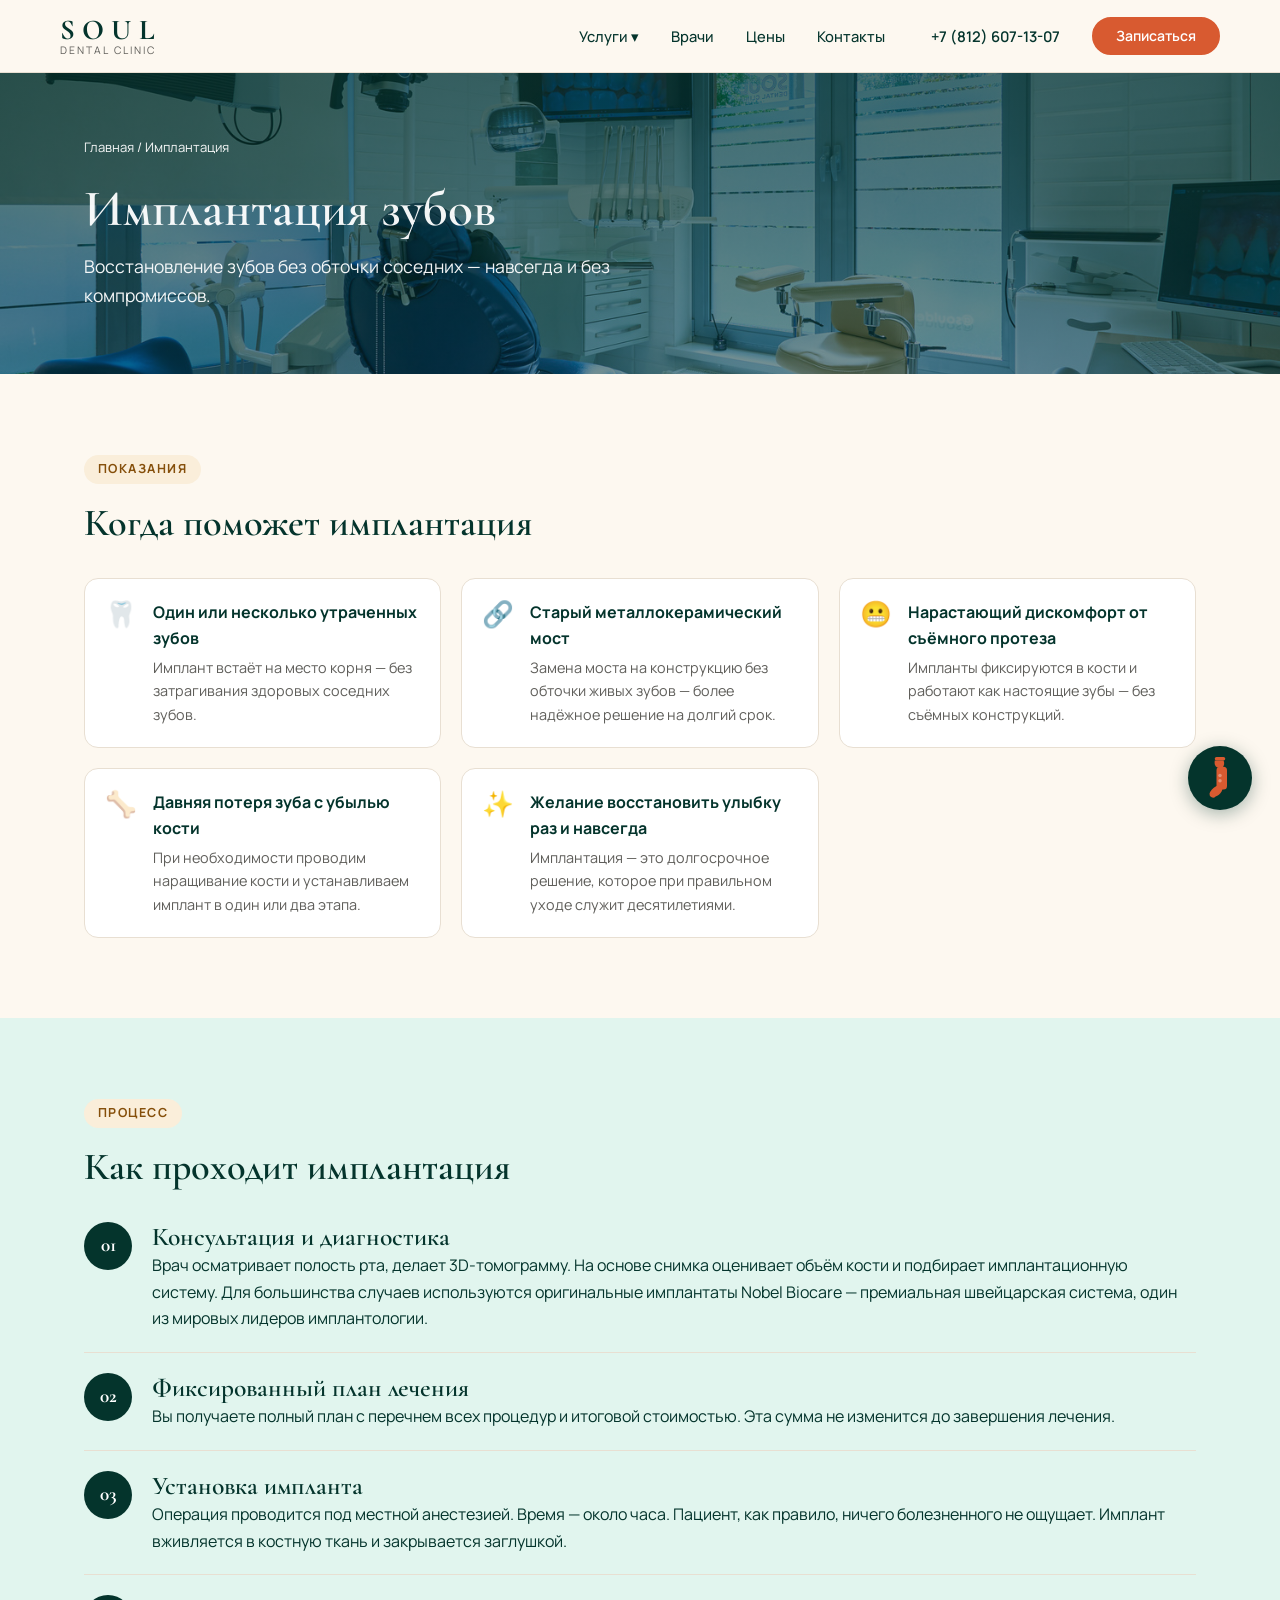
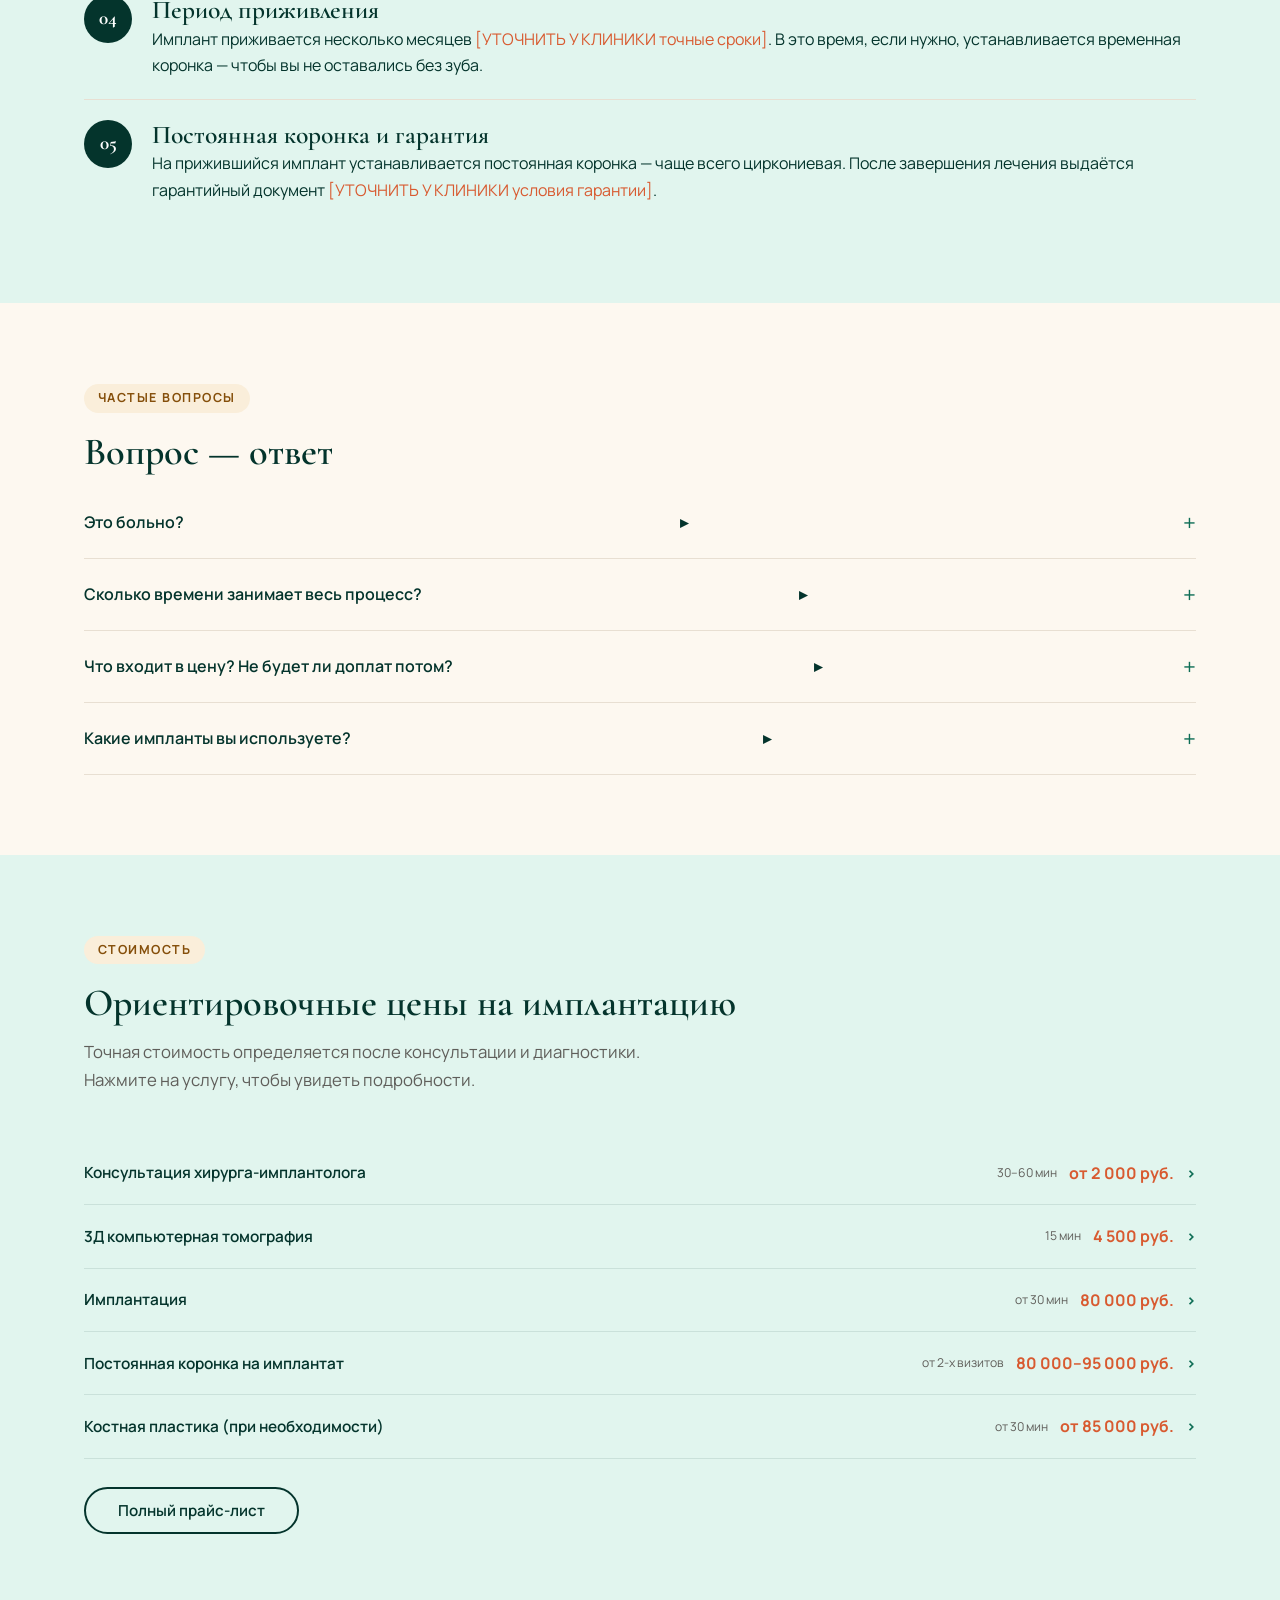
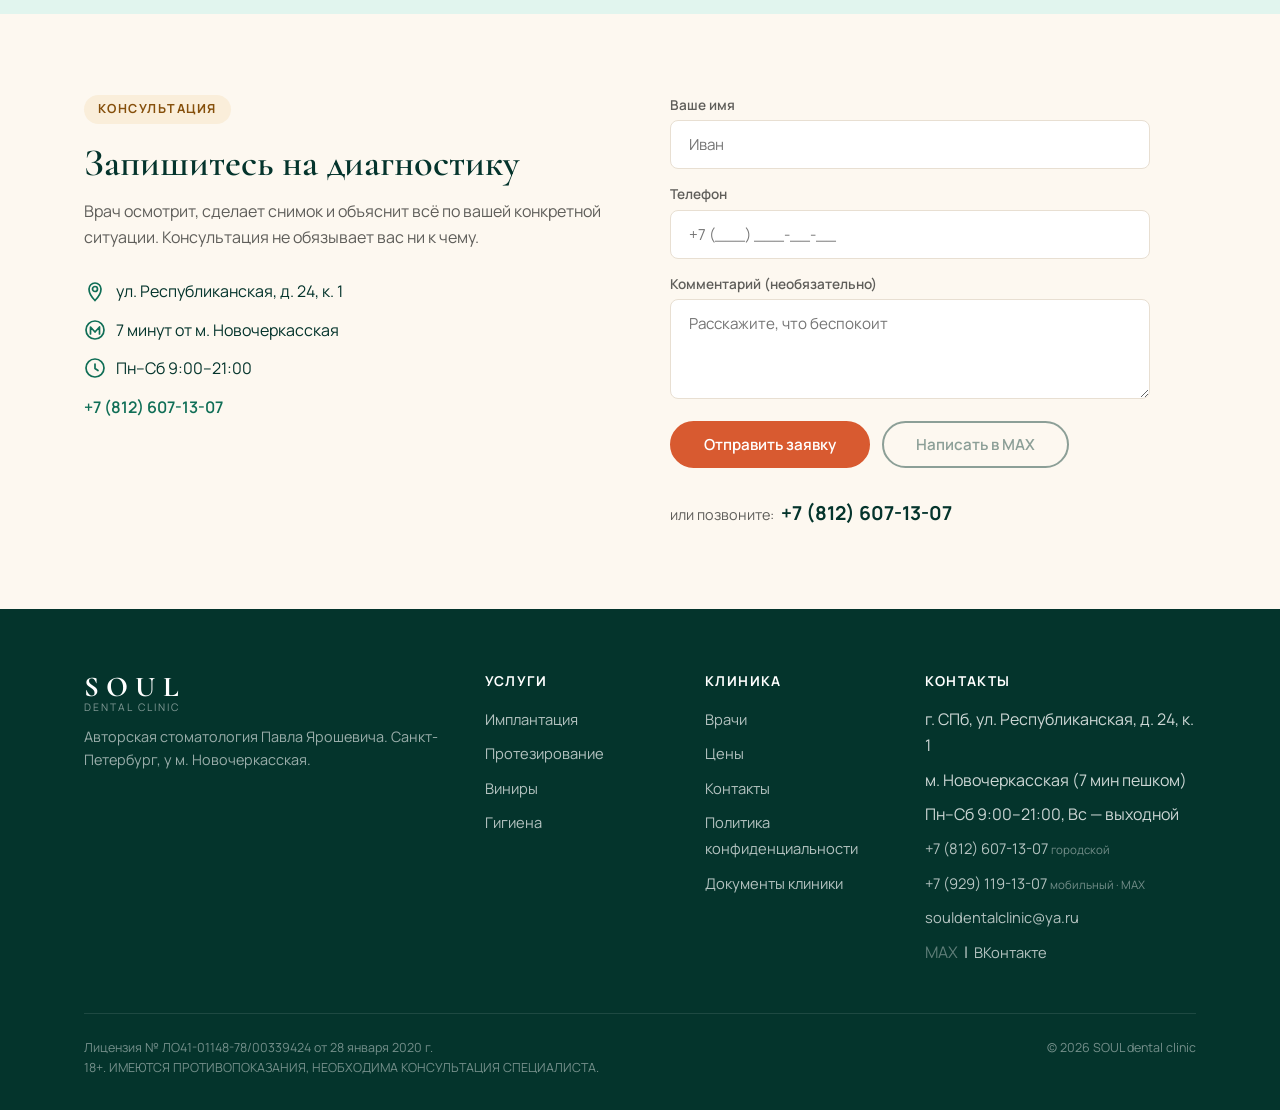
<file: implantatsiya.html>
<!DOCTYPE html>
<html lang="ru">
<head>
  <meta charset="UTF-8">
  <meta name="viewport" content="width=device-width, initial-scale=1.0">
  <title>Имплантация зубов в СПб у м. Новочеркасская — SOUL dental clinic</title>
  <meta name="description" content="Имплантация зубов в Санкт-Петербурге у м. Новочеркасская. Современные имплантационные системы, фиксированная цена. SOUL dental clinic — авторская клиника Павла Ярошевича.">
  <link rel="icon" href="favicon.svg" type="image/svg+xml">
  <meta property="og:type" content="website">
  <meta property="og:title" content="Имплантация зубов в СПб у м. Новочеркасская — SOUL dental clinic">
  <meta property="og:description" content="Имплантация All-on-4, одиночные импланты Nobel и Straumann. Хирург Павел Ярошевич.">
  <meta property="og:image" content="https://souldental.ru/uploads/s/b/p/5/bp5zllpjg2pz/img/full_6D7gZtCU.jpeg">
  <meta property="og:url" content="https://souldental.ru/implantatsiya.html">
  <meta property="og:locale" content="ru_RU">
  <meta name="twitter:card" content="summary_large_image">
  <link rel="stylesheet" href="style.css">
</head>
<body>

<!-- ===== ШАПКА ===== -->
<header class="header">
  <div class="header__inner">
    <a href="index.html" class="logo">
      <span class="logo__soul">SOUL</span>
      <span class="logo__sub">dental clinic</span>
    </a>
    <button class="burger" id="burger" aria-label="Меню">
      <span></span><span></span><span></span>
    </button>
    <nav class="nav" id="nav">
      <div class="nav__item">
        <a href="#" class="nav__link">Услуги ▾</a>
        <div class="nav__dropdown">
          <a href="implantatsiya.html">Имплантация</a>
          <a href="protezirovanie.html">Протезирование</a>
          <a href="viniry.html">Виниры и эстетика</a>
          <a href="gigiena.html">Гигиена и лечение</a>
        </div>
      </div>
      <div class="nav__item"><a href="vrachi.html" class="nav__link">Врачи</a></div>
      <div class="nav__item"><a href="tseny.html" class="nav__link">Цены</a></div>
      <div class="nav__item"><a href="kontakty.html" class="nav__link">Контакты</a></div>
    </nav>
    <a href="tel:+78126071307" class="header__phone">+7 (812) 607-13-07</a>
    <a href="kontakty.html#zapis" class="btn btn--accent btn--sm header__cta">Записаться</a>
  </div>
</header>

<!-- ===== ГЕРОЙ СТРАНИЦЫ ===== -->
<section class="page-hero page-hero--photo" style="background-image:linear-gradient(rgba(4,52,44,.68),rgba(4,52,44,.5)),url('img/gal_full_4xztQ4eI.jpeg')">
  <div class="container">
    <div class="breadcrumb">
      <a href="index.html">Главная</a> / Имплантация
    </div>
    <h1>Имплантация зубов</h1>
    <p class="page-hero__sub">Восстановление зубов без обточки соседних — навсегда и без компромиссов.</p>
  </div>
</section>

<!-- ===== КОГДА ЭТО НУЖНО ===== -->
<section class="section">
  <div class="container">
    <span class="section-label">Показания</span>
    <h2 class="section-title">Когда поможет имплантация</h2>
    <div class="indications-grid">
      <div class="indication-item">
        <div class="indication-item__icon">🦷</div>
        <div>
          <strong>Один или несколько утраченных зубов</strong>
          <p>Имплант встаёт на место корня — без затрагивания здоровых соседних зубов.</p>
        </div>
      </div>
      <div class="indication-item">
        <div class="indication-item__icon">🔗</div>
        <div>
          <strong>Старый металлокерамический мост</strong>
          <p>Замена моста на конструкцию без обточки живых зубов — более надёжное решение на долгий срок.</p>
        </div>
      </div>
      <div class="indication-item">
        <div class="indication-item__icon">😬</div>
        <div>
          <strong>Нарастающий дискомфорт от съёмного протеза</strong>
          <p>Импланты фиксируются в кости и работают как настоящие зубы — без съёмных конструкций.</p>
        </div>
      </div>
      <div class="indication-item">
        <div class="indication-item__icon">🦴</div>
        <div>
          <strong>Давняя потеря зуба с убылью кости</strong>
          <p>При необходимости проводим наращивание кости и устанавливаем имплант в один или два этапа.</p>
        </div>
      </div>
      <div class="indication-item">
        <div class="indication-item__icon">✨</div>
        <div>
          <strong>Желание восстановить улыбку раз и навсегда</strong>
          <p>Имплантация — это долгосрочное решение, которое при правильном уходе служит десятилетиями.</p>
        </div>
      </div>
    </div>
  </div>
</section>

<!-- ===== КАК ПРОХОДИТ ЛЕЧЕНИЕ ===== -->
<section class="section section--mint">
  <div class="container">
    <span class="section-label">Процесс</span>
    <h2 class="section-title">Как проходит имплантация</h2>
    <div class="steps">
      <div class="step">
        <div class="step__num">01</div>
        <div>
          <h3>Консультация и диагностика</h3>
          <p>Врач осматривает полость рта, делает 3D-томограмму. На основе снимка оценивает объём кости и подбирает имплантационную систему. Для большинства случаев используются оригинальные имплантаты Nobel Biocare — премиальная швейцарская система, один из мировых лидеров имплантологии.</p>
        </div>
      </div>
      <div class="step">
        <div class="step__num">02</div>
        <div>
          <h3>Фиксированный план лечения</h3>
          <p>Вы получаете полный план с перечнем всех процедур и итоговой стоимостью. Эта сумма не изменится до завершения лечения.</p>
        </div>
      </div>
      <div class="step">
        <div class="step__num">03</div>
        <div>
          <h3>Установка импланта</h3>
          <p>Операция проводится под местной анестезией. Время — около часа. Пациент, как правило, ничего болезненного не ощущает. Имплант вживляется в костную ткань и закрывается заглушкой.</p>
        </div>
      </div>
      <div class="step">
        <div class="step__num">04</div>
        <div>
          <h3>Период приживления</h3>
          <p>Имплант приживается несколько месяцев <span style="color:var(--accent)">[УТОЧНИТЬ У КЛИНИКИ точные сроки]</span>. В это время, если нужно, устанавливается временная коронка — чтобы вы не оставались без зуба.</p>
        </div>
      </div>
      <div class="step">
        <div class="step__num">05</div>
        <div>
          <h3>Постоянная коронка и гарантия</h3>
          <p>На прижившийся имплант устанавливается постоянная коронка — чаще всего циркониевая. После завершения лечения выдаётся гарантийный документ <span style="color:var(--accent)">[УТОЧНИТЬ У КЛИНИКИ условия гарантии]</span>.</p>
        </div>
      </div>
    </div>
  </div>
</section>

<!-- ===== ВОПРОС-ОТВЕТ ===== -->
<section class="section">
  <div class="container">
    <span class="section-label">Частые вопросы</span>
    <h2 class="section-title">Вопрос — ответ</h2>
    <div class="faq">
      <div class="faq-item">
        <button class="faq-item__q" onclick="toggleFaq(this)">
          Это больно? <span class="faq-item__arrow">▸</span>
        </button>
        <div class="faq-item__a">
          <p>Операция выполняется под местной анестезией — вы не почувствуете боли в процессе. После того как анестезия проходит, возможна умеренная болезненность в течение нескольких дней. Врач всегда расскажет, что ожидать именно в вашем случае.</p>
        </div>
      </div>
      <div class="faq-item">
        <button class="faq-item__q" onclick="toggleFaq(this)">
          Сколько времени занимает весь процесс? <span class="faq-item__arrow">▸</span>
        </button>
        <div class="faq-item__a">
          <p>Зависит от клинической ситуации: нужно ли наращивание кости, сколько имплантов устанавливается. Ориентировочно — от нескольких месяцев до года <span style="color:var(--accent)">[УТОЧНИТЬ У КЛИНИКИ — точные сроки для типовых случаев]</span>. Это инвестиция времени, которая окупается десятилетиями службы.</p>
        </div>
      </div>
      <div class="faq-item">
        <button class="faq-item__q" onclick="toggleFaq(this)">
          Что входит в цену? Не будет ли доплат потом? <span class="faq-item__arrow">▸</span>
        </button>
        <div class="faq-item__a">
          <p>После диагностики мы составляем план и называем итоговую стоимость. Она фиксируется и не изменится. В цену включены все процедуры, материалы и коронка. Если в процессе лечения выясняется что-то непредвиденное — мы сначала согласовываем это с вами, а не ставим перед фактом.</p>
        </div>
      </div>
      <div class="faq-item">
        <button class="faq-item__q" onclick="toggleFaq(this)">
          Какие импланты вы используете? <span class="faq-item__arrow">▸</span>
        </button>
        <div class="faq-item__a">
          <p>Мы работаем с оригинальными имплантатами Nobel Biocare — швейцарским производителем с многолетней клинической историей, одним из мировых лидеров имплантологии. Ярошевич Павел Сергеевич является клиническим экспертом компании Nobel Biocare. Выбор конкретной системы зависит от клинической ситуации и объёма костной ткани.</p>
        </div>
      </div>
    </div>
  </div>
</section>

<!-- ===== ЦЕНЫ ===== -->
<section class="section section--mint">
  <div class="container">
    <span class="section-label">Стоимость</span>
    <h2 class="section-title">Ориентировочные цены на имплантацию</h2>
    <p class="section-subtitle">Точная стоимость определяется после консультации и диагностики. Нажмите на услугу, чтобы увидеть подробности.</p>

    <div class="price-item">
      <details class="price-details">
        <summary class="price-summary">
          <span class="price-summary__name">Консультация хирурга-имплантолога</span>
          <span class="price-summary__meta">30–60 мин</span>
          <span class="price-summary__price">от 2 000 руб.</span>
          <span class="price-summary__arrow">›</span>
        </summary>
        <div class="price-expand">
          <ul>
            <li>Подробное анкетирование, сбор анамнеза, выявление жалоб</li>
            <li>Осмотр полости рта, оценка состояния зубов и мягких тканей</li>
            <li>Анализ рентгеновских снимков и компьютерной 3Д томограммы</li>
            <li>Составление предварительного плана лечения</li>
            <li>Планирование всех этапов, времени и стоимости лечения</li>
          </ul>
        </div>
      </details>
    </div>

    <div class="price-item">
      <details class="price-details">
        <summary class="price-summary">
          <span class="price-summary__name">3Д компьютерная томография</span>
          <span class="price-summary__meta">15 мин</span>
          <span class="price-summary__price">4 500 руб.</span>
          <span class="price-summary__arrow">›</span>
        </summary>
        <div class="price-expand">
          <ul>
            <li>Диагностика на томографе Vatech Pax-i 3D — доза облучения в 10–13 раз меньше старых моделей</li>
            <li>Трёхмерный снимок позволяет оценить объём и качество костной ткани</li>
            <li>Обязателен для планирования имплантации</li>
          </ul>
        </div>
      </details>
    </div>

    <div class="price-item">
      <details class="price-details">
        <summary class="price-summary">
          <span class="price-summary__name">Имплантация</span>
          <span class="price-summary__meta">от 30 мин</span>
          <span class="price-summary__price">80 000 руб.</span>
          <span class="price-summary__arrow">›</span>
        </summary>
        <div class="price-expand">
          <ul>
            <li>Опыт работы с имплантатами более 10 лет — обучение у ведущих специалистов России, Европы, США</li>
            <li>Центр клинического мастерства Nobel Biocare</li>
            <li>Компьютерное планирование и навигационная хирургия</li>
            <li>Одномоментная имплантация — при возможности коронка изготавливается в день операции</li>
          </ul>
        </div>
      </details>
    </div>

    <div class="price-item">
      <details class="price-details">
        <summary class="price-summary">
          <span class="price-summary__name">Постоянная коронка на имплантат</span>
          <span class="price-summary__meta">от 2-х визитов</span>
          <span class="price-summary__price">80 000–95 000 руб.</span>
          <span class="price-summary__arrow">›</span>
        </summary>
        <div class="price-expand">
          <ul>
            <li>Индивидуальные абатменты и коронки с применением цифровых технологий</li>
            <li>Гипоаллергенные биосовместимые материалы: циркон, IMax</li>
            <li>Временные коронки изготавливаются в день имплантации</li>
          </ul>
          <table class="price-sub">
            <tr>
              <td>Коронка из диоксида циркония или IMax</td>
              <td>80 000–85 000 руб.</td>
            </tr>
            <tr>
              <td>Коронка с индивидуальной эстетикой</td>
              <td>85 000–95 000 руб.</td>
            </tr>
          </table>
        </div>
      </details>
    </div>

    <div class="price-item">
      <details class="price-details">
        <summary class="price-summary">
          <span class="price-summary__name">Костная пластика (при необходимости)</span>
          <span class="price-summary__meta">от 30 мин</span>
          <span class="price-summary__price">от 85 000 руб.</span>
          <span class="price-summary__arrow">›</span>
        </summary>
        <div class="price-expand">
          <ul>
            <li>Как правило, проводится одновременно с имплантацией</li>
            <li>Только сертифицированные материалы, признанные во всём мире</li>
            <li>Компьютерная диагностика и навигационная хирургия</li>
          </ul>
          <table class="price-sub">
            <tr>
              <td>Открытый синус-лифтинг
                <span class="sub-desc">верхняя челюсть · все материалы включены</span>
              </td>
              <td>85 000–130 000 руб.</td>
            </tr>
            <tr>
              <td>Костная пластика
                <span class="sub-desc">по ширине или высоте · все материалы включены</span>
              </td>
              <td>95 000–250 000 руб.</td>
            </tr>
          </table>
        </div>
      </details>
    </div>

    <a href="tseny.html" class="btn btn--outline" style="margin-top:28px">Полный прайс-лист</a>
  </div>
</section>

<!-- ===== ФОРМА ЗАПИСИ ===== -->
<section class="section" id="zapis">
  <div class="container">
    <div class="grid-form">
      <div>
        <span class="section-label">Консультация</span>
        <h2>Запишитесь на диагностику</h2>
        <p style="color:var(--muted);margin-top:12px">Врач осмотрит, сделает снимок и объяснит всё по вашей конкретной ситуации. Консультация не обязывает вас ни к чему.</p>
        <div style="margin-top:28px;display:flex;flex-direction:column;gap:12px">
          <div class="contact-info-row"><svg width="22" height="22" viewBox="0 0 22 22" fill="none" xmlns="http://www.w3.org/2000/svg" aria-hidden="true"><path d="M11 2C7.7 2 5 4.7 5 8c0 5.5 6 11.5 6 11.5S17 13.5 17 8c0-3.3-2.7-6-6-6z" stroke="currentColor" stroke-width="1.7"/><circle cx="11" cy="8" r="2.5" stroke="currentColor" stroke-width="1.7"/></svg> ул. Республиканская, д. 24, к. 1</div>
          <div class="contact-info-row"><svg width="22" height="22" viewBox="0 0 22 22" fill="none" xmlns="http://www.w3.org/2000/svg" aria-hidden="true"><circle cx="11" cy="11" r="9" stroke="currentColor" stroke-width="1.7"/><path d="M6.5 15V8L11 13L15.5 8V15" stroke="currentColor" stroke-width="1.7" stroke-linecap="round" stroke-linejoin="round"/></svg> 7 минут от м. Новочеркасская</div>
          <div class="contact-info-row"><svg width="22" height="22" viewBox="0 0 22 22" fill="none" xmlns="http://www.w3.org/2000/svg" aria-hidden="true"><circle cx="11" cy="11" r="9" stroke="currentColor" stroke-width="1.7"/><path d="M11 7V11.5L14 13.5" stroke="currentColor" stroke-width="1.7" stroke-linecap="round" stroke-linejoin="round"/></svg> Пн–Сб 9:00–21:00</div>
          <div><a href="tel:+78126071307" style="font-weight:600">+7 (812) 607-13-07</a></div>
        </div>
      </div>
      <div>
        <form class="form-record" id="formImpl" onsubmit="sendForm(event, 'formImpl')">
          <div>
            <label for="name2">Ваше имя</label>
            <input type="text" id="name2" name="name" placeholder="Иван" required>
          </div>
          <div>
            <label for="phone2">Телефон</label>
            <input type="tel" id="phone2" name="phone" placeholder="+7 (___) ___-__-__" required>
          </div>
          <div>
            <label for="comment2">Комментарий (необязательно)</label>
            <textarea id="comment2" name="comment" placeholder="Расскажите, что беспокоит"></textarea>
          </div>
          <div class="form-record__success" id="success-formImpl">
            ✓ Спасибо! Мы перезвоним вам в ближайшее время.
          </div>
          <div class="form-record__buttons">
            <button type="submit" class="btn btn--accent">Отправить заявку</button>
            <!-- [УТОЧНИТЬ У КЛИНИКИ — пригласительная ссылка MAX формата max.ru/join/...] -->
            <button type="button" class="btn btn--outline btn-max-pending" onclick="showMaxPending(event)">Написать в MAX</button>
          </div>
          <p class="form-record__phone">или позвоните: <a href="tel:+78126071307">+7 (812) 607-13-07</a></p>
        </form>
      </div>
    </div>
  </div>
</section>

<!-- ===== ФУТЕР ===== -->
<footer class="footer">
  <div class="container">
    <div class="footer__grid">
      <div>
        <a href="index.html" class="logo footer__logo">
          <span class="logo__soul">SOUL</span>
          <span class="logo__sub">dental clinic</span>
        </a>
        <p class="footer__desc">Авторская стоматология Павла Ярошевича. Санкт-Петербург, у м. Новочеркасская.</p>
      </div>
      <div>
        <h4>Услуги</h4>
        <ul class="footer__links">
          <li><a href="implantatsiya.html">Имплантация</a></li>
          <li><a href="protezirovanie.html">Протезирование</a></li>
          <li><a href="viniry.html">Виниры</a></li>
          <li><a href="gigiena.html">Гигиена</a></li>
        </ul>
      </div>
      <div>
        <h4>Клиника</h4>
        <ul class="footer__links">
          <li><a href="vrachi.html">Врачи</a></li>
          <li><a href="tseny.html">Цены</a></li>
          <li><a href="kontakty.html">Контакты</a></li>
          <li><a href="#">Политика конфиденциальности</a></li>
          <li><a href="#">Документы клиники</a></li>
        </ul>
      </div>
      <div>
        <h4>Контакты</h4>
        <ul class="footer__links">
          <li>г. СПб, ул. Республиканская, д. 24, к. 1</li>
          <li>м. Новочеркасская (7 мин пешком)</li>
          <li>Пн–Сб 9:00–21:00, Вс — выходной</li>
          <li><a href="tel:+78126071307">+7 (812) 607-13-07</a> <span class="phone-label">городской</span></li>
          <li><a href="tel:+79291191307">+7 (929) 119-13-07</a> <span class="phone-label">мобильный · MAX</span></li>
          <li><a href="mailto:souldentalclinic@ya.ru">souldentalclinic@ya.ru</a></li>
          <li><!-- [УТОЧНИТЬ У КЛИНИКИ — пригласительная ссылка MAX формата max.ru/join/...] -->
          <span class="max-link-pending" onclick="showMaxPending(event)">MAX</span> &nbsp;|&nbsp; <a href="https://vk.com/souldental" target="_blank">ВКонтакте</a></li>
        </ul>
      </div>
    </div>
    <div class="footer__bottom">
      <div class="footer__legal">
        Лицензия № ЛО41-01148-78/00339424 от 28 января 2020 г.<br>
        18+. ИМЕЮТСЯ ПРОТИВОПОКАЗАНИЯ, НЕОБХОДИМА КОНСУЛЬТАЦИЯ СПЕЦИАЛИСТА.
      </div>
      <div class="footer__legal">© 2026 SOUL dental clinic</div>
    </div>
  </div>
</footer>

<a href="kontakty.html#zapis" class="btn btn--accent float-btn" id="floatBtn">Записаться</a>

<!-- Vinyl music player -->
<button class="sax-btn" id="vinylBtn" aria-label="Музыка клиники">
  <svg class="sax-icon" viewBox="0 0 28 48" fill="currentColor" xmlns="http://www.w3.org/2000/svg">
    <rect x="8" y="0" width="12" height="4" rx="2"/>
    <path d="M8 4 Q7 10 11 12 L17 12 Q20 8 18 4 Z"/>
    <path d="M10 11 h8 a4 4 0 0 1 4 4 v18 a4 4 0 0 1 -4 4 h-4 a4 4 0 0 1 -4 -4 V15 a4 4 0 0 1 4 -4z"/>
    <path d="M10 33 Q3 37 2 42 a4 4 0 0 0 7 3 Q13 44 16 39 L18 33 Z"/>
    <circle cx="14" cy="21" r="2" fill="rgba(255,255,255,0.35)"/>
    <circle cx="14" cy="27" r="2" fill="rgba(255,255,255,0.35)"/>
  </svg>
</button>
<script src="script.js"></script>
</body>
</html>
</file>
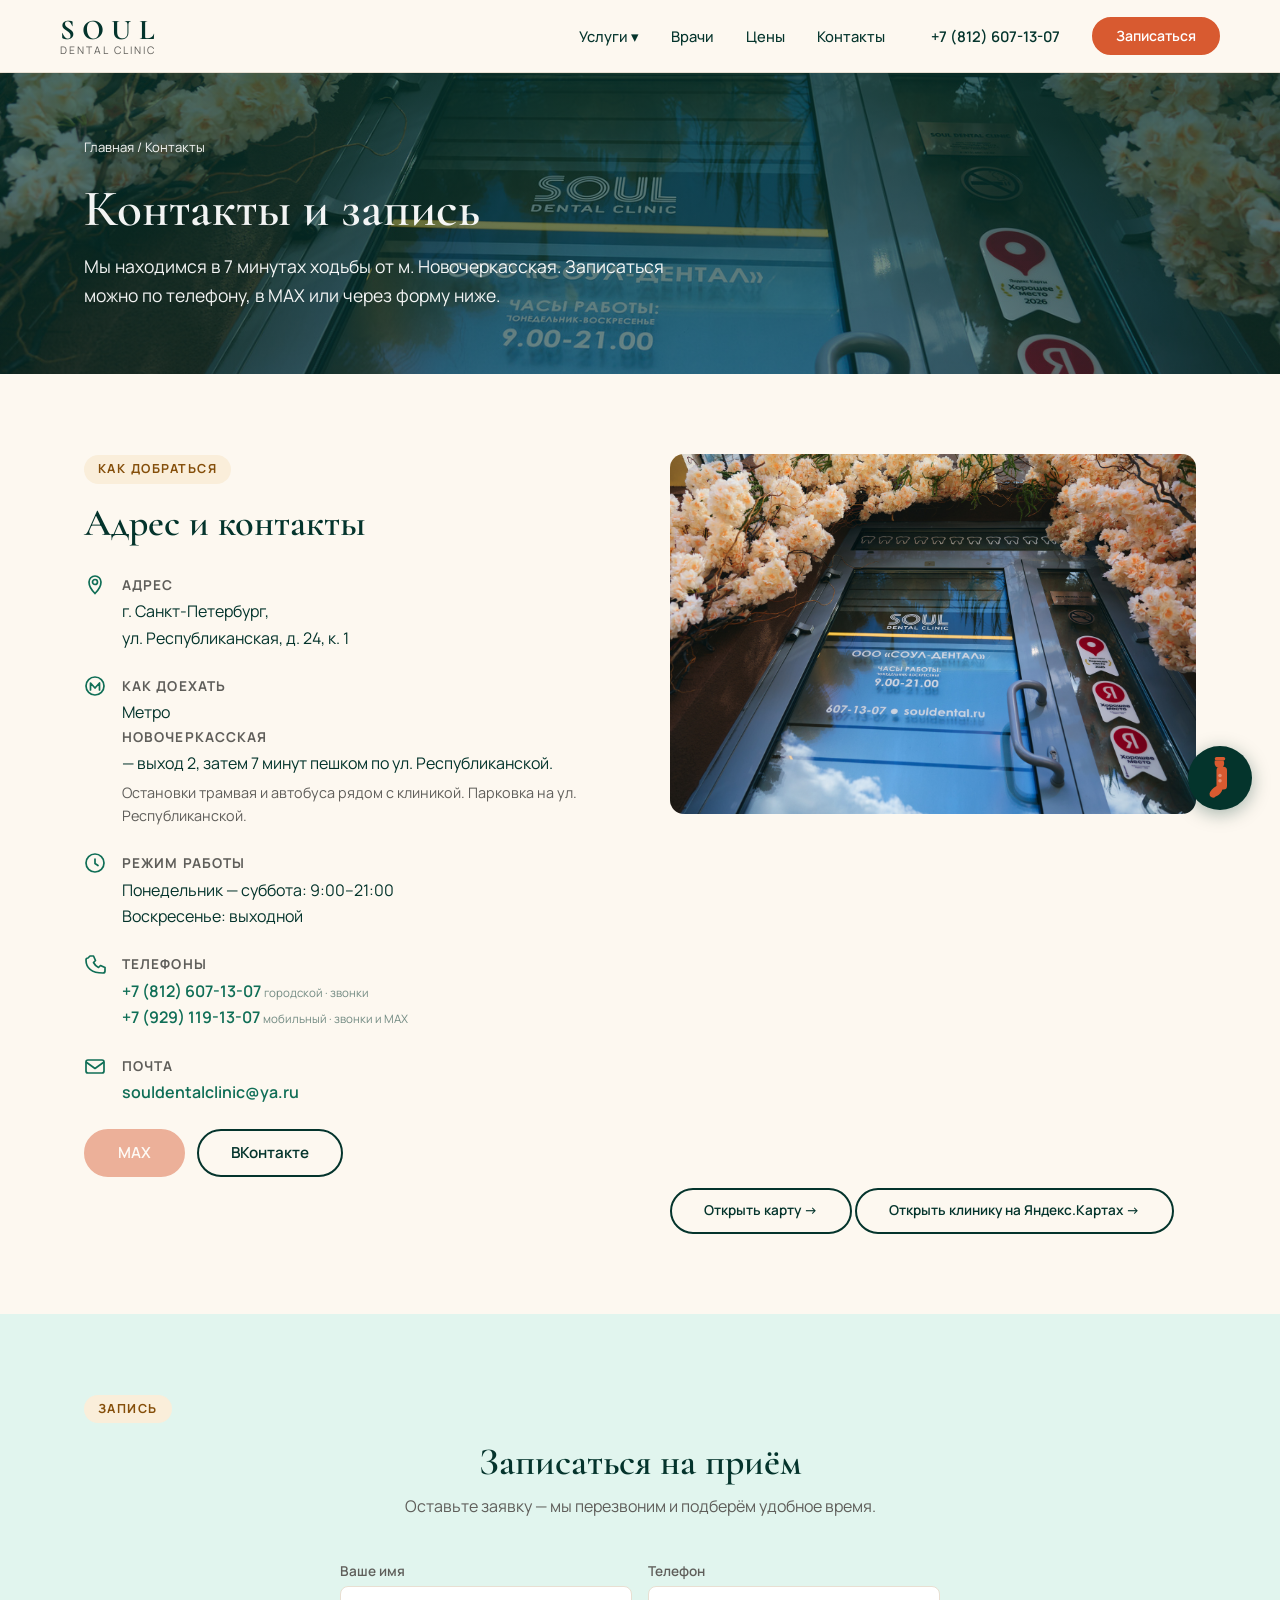
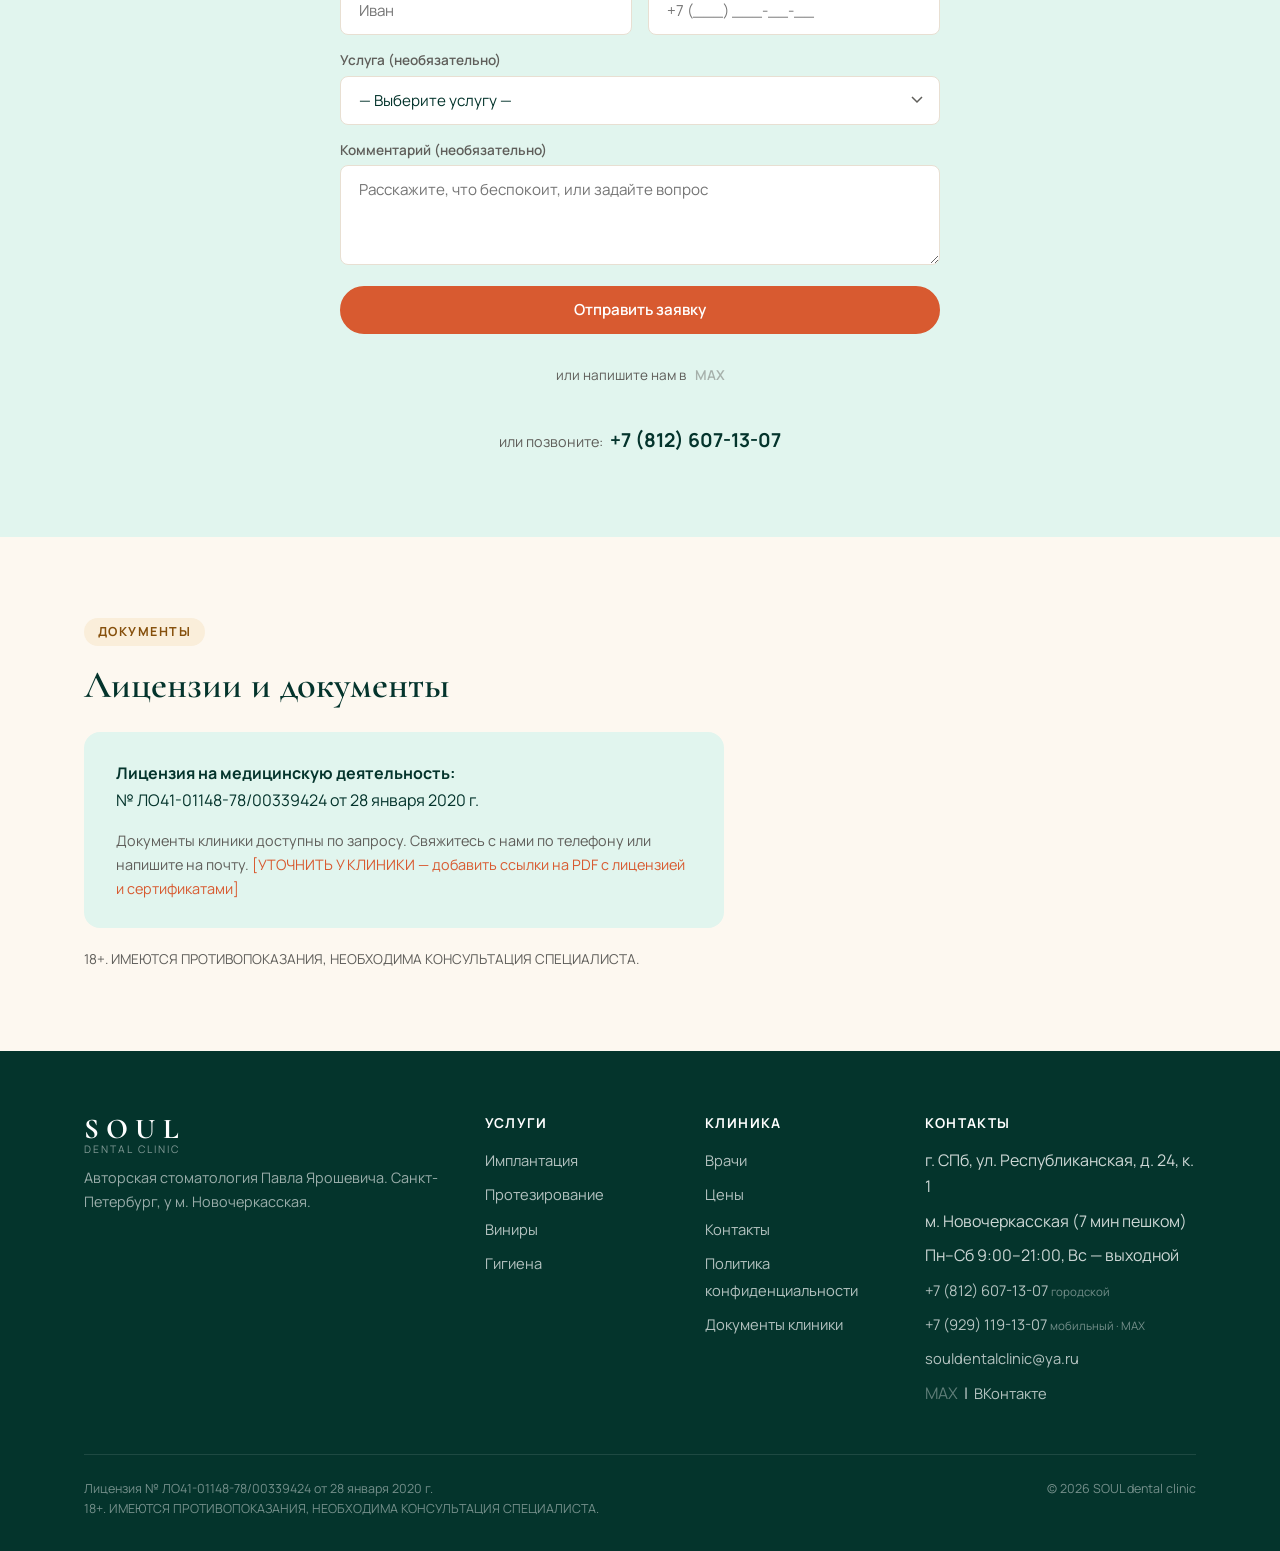
<file: kontakty.html>
<!DOCTYPE html>
<html lang="ru">
<head>
  <meta charset="UTF-8">
  <meta name="viewport" content="width=device-width, initial-scale=1.0">
  <title>Контакты и запись к стоматологу у м. Новочеркасская — SOUL dental clinic</title>
  <meta name="description" content="Запись к стоматологу в SOUL dental clinic в Санкт-Петербурге у м. Новочеркасская. Адрес: ул. Республиканская, 24к1. Телефон: +7 (812) 607-13-07. Режим работы Пн–Сб 9:00–21:00.">
  <link rel="icon" href="favicon.svg" type="image/svg+xml">
  <meta property="og:type" content="website">
  <meta property="og:title" content="Контакты и запись к стоматологу — SOUL dental clinic | СПб">
  <meta property="og:description" content="Запись в SOUL dental clinic. Ул. Республиканская, 24к1, у м. Новочеркасская. +7 (812) 607-13-07.">
  <meta property="og:image" content="https://souldental.ru/uploads/s/b/p/5/bp5zllpjg2pz/img/full_6D7gZtCU.jpeg">
  <meta property="og:url" content="https://souldental.ru/kontakty.html">
  <meta property="og:locale" content="ru_RU">
  <meta name="twitter:card" content="summary_large_image">
  <link rel="stylesheet" href="style.css">
</head>
<body>

<!-- ===== ШАПКА ===== -->
<header class="header">
  <div class="header__inner">
    <a href="index.html" class="logo">
      <span class="logo__soul">SOUL</span>
      <span class="logo__sub">dental clinic</span>
    </a>
    <button class="burger" id="burger" aria-label="Меню">
      <span></span><span></span><span></span>
    </button>
    <nav class="nav" id="nav">
      <div class="nav__item">
        <a href="#" class="nav__link">Услуги ▾</a>
        <div class="nav__dropdown">
          <a href="implantatsiya.html">Имплантация</a>
          <a href="protezirovanie.html">Протезирование</a>
          <a href="viniry.html">Виниры и эстетика</a>
          <a href="gigiena.html">Гигиена и лечение</a>
        </div>
      </div>
      <div class="nav__item"><a href="vrachi.html" class="nav__link">Врачи</a></div>
      <div class="nav__item"><a href="tseny.html" class="nav__link">Цены</a></div>
      <div class="nav__item"><a href="kontakty.html" class="nav__link">Контакты</a></div>
    </nav>
    <a href="tel:+78126071307" class="header__phone">+7 (812) 607-13-07</a>
    <a href="#zapis" class="btn btn--accent btn--sm header__cta">Записаться</a>
  </div>
</header>

<!-- ===== ГЕРОЙ СТРАНИЦЫ ===== -->
<section class="page-hero page-hero--photo" style="background-image:linear-gradient(rgba(4,52,44,.68),rgba(4,52,44,.5)),url('img/gal_full_gpKpcjKr.jpeg')">
  <div class="container">
    <div class="breadcrumb">
      <a href="index.html">Главная</a> / Контакты
    </div>
    <h1>Контакты и запись</h1>
    <p class="page-hero__sub">Мы находимся в 7 минутах ходьбы от м. Новочеркасская. Записаться можно по телефону, в MAX или через форму ниже.</p>
  </div>
</section>

<!-- ===== КОНТАКТНАЯ ИНФОРМАЦИЯ ===== -->
<section class="section">
  <div class="container">
    <div class="grid-contacts">
      <!-- Контакты -->
      <div>
        <span class="section-label">Как добраться</span>
        <h2 style="margin-bottom:28px">Адрес и контакты</h2>

        <div class="contact-block">
          <div class="contact-block__icon"><svg width="22" height="22" viewBox="0 0 22 22" fill="none" xmlns="http://www.w3.org/2000/svg" aria-hidden="true"><path d="M11 2C7.7 2 5 4.7 5 8c0 5.5 6 11.5 6 11.5S17 13.5 17 8c0-3.3-2.7-6-6-6z" stroke="currentColor" stroke-width="1.7"/><circle cx="11" cy="8" r="2.5" stroke="currentColor" stroke-width="1.7"/></svg></div>
          <div>
            <strong>Адрес</strong>
            <p>г. Санкт-Петербург,<br>ул. Республиканская, д. 24, к. 1</p>
          </div>
        </div>

        <div class="contact-block">
          <div class="contact-block__icon"><svg width="22" height="22" viewBox="0 0 22 22" fill="none" xmlns="http://www.w3.org/2000/svg" aria-hidden="true"><circle cx="11" cy="11" r="9" stroke="currentColor" stroke-width="1.7"/><path d="M6.5 15V8L11 13L15.5 8V15" stroke="currentColor" stroke-width="1.7" stroke-linecap="round" stroke-linejoin="round"/></svg></div>
          <div>
            <strong>Как доехать</strong>
            <p>Метро <strong>Новочеркасская</strong> — выход 2, затем 7 минут пешком по ул. Республиканской.</p>
            <p style="margin-top:4px;font-size:0.9rem;color:var(--muted)">Остановки трамвая и автобуса рядом с клиникой. Парковка на ул. Республиканской.</p>
          </div>
        </div>

        <div class="contact-block">
          <div class="contact-block__icon"><svg width="22" height="22" viewBox="0 0 22 22" fill="none" xmlns="http://www.w3.org/2000/svg" aria-hidden="true"><circle cx="11" cy="11" r="9" stroke="currentColor" stroke-width="1.7"/><path d="M11 7V11.5L14 13.5" stroke="currentColor" stroke-width="1.7" stroke-linecap="round" stroke-linejoin="round"/></svg></div>
          <div>
            <strong>Режим работы</strong>
            <p>Понедельник — суббота: 9:00–21:00<br>Воскресенье: выходной</p>
          </div>
        </div>

        <div class="contact-block">
          <div class="contact-block__icon"><svg width="22" height="22" viewBox="0 0 22 22" fill="none" xmlns="http://www.w3.org/2000/svg" aria-hidden="true"><path d="M6 3h3.5l2 4.5-2 2a11 11 0 005 5l2-2 4.5 2V18a2 2 0 01-2 2C7.4 20 2 14.6 2 7a2 2 0 012-2l2-2z" stroke="currentColor" stroke-width="1.7" stroke-linejoin="round"/></svg></div>
          <div>
            <strong>Телефоны</strong>
            <p><a href="tel:+78126071307">+7 (812) 607-13-07</a> <span class="phone-label">городской · звонки</span></p>
            <p><a href="tel:+79291191307">+7 (929) 119-13-07</a> <span class="phone-label">мобильный · звонки и MAX</span></p>
          </div>
        </div>

        <div class="contact-block">
          <div class="contact-block__icon"><svg width="22" height="22" viewBox="0 0 22 22" fill="none" xmlns="http://www.w3.org/2000/svg" aria-hidden="true"><rect x="2" y="5" width="18" height="13" rx="2" stroke="currentColor" stroke-width="1.7"/><path d="M2 7l9 6.5L20 7" stroke="currentColor" stroke-width="1.7" stroke-linejoin="round"/></svg></div>
          <div>
            <strong>Почта</strong>
            <p><a href="mailto:souldentalclinic@ya.ru">souldentalclinic@ya.ru</a></p>
          </div>
        </div>

        <div style="display:flex;gap:12px;margin-top:24px">
          <!-- [УТОЧНИТЬ У КЛИНИКИ — пригласительная ссылка MAX формата max.ru/join/...] -->
          <button type="button" class="btn btn--accent btn-max-pending" onclick="showMaxPending(event)">MAX</button>
          <a href="https://vk.com/souldental" target="_blank" rel="noopener" class="btn btn--outline">ВКонтакте</a>
        </div>
      </div>

      <!-- Фото входа + заглушка карты -->
      <div>
        <img src="img/gallery-1.jpeg" alt="Вход в SOUL dental clinic — ул. Республиканская, 24к1, Санкт-Петербург" class="entrance-photo" style="margin-bottom:20px">
        <!-- Виджет Яндекс.Карт — бесплатный iframe, API-ключ не нужен -->
        <iframe
          src="https://yandex.ru/map-widget/v1/?org=240564317734&lang=ru_RU"
          width="100%" height="340" frameborder="0"
          allowfullscreen="true"
          style="border-radius:12px;border:none;display:block"></iframe>
        <a href="https://yandex.ru/maps/org/soul_dental/240564317734/" target="_blank" rel="noopener" class="btn btn--outline" style="margin-top:14px;font-size:0.85rem">Открыть карту →</a>
        <a href="https://yandex.ru/maps/org/soul_dental/240564317734/reviews/" target="_blank" rel="noopener" class="btn btn--outline" style="margin-top:10px;font-size:0.85rem">Открыть клинику на Яндекс.Картах →</a>
      </div>
    </div>
  </div>
</section>

<!-- ===== ФОРМА ЗАПИСИ ===== -->
<section class="section section--mint" id="zapis">
  <div class="container">
    <span class="section-label">Запись</span>
    <h2 style="text-align:center;margin-bottom:8px">Записаться на приём</h2>
    <p style="text-align:center;color:var(--muted);margin-bottom:40px">Оставьте заявку — мы перезвоним и подберём удобное время.</p>
    <div style="max-width:600px;margin:0 auto">
      <form class="form-record form-record--wide" id="formKontakt" onsubmit="sendForm(event, 'formKontakt')">
        <div class="grid-fields">
          <div>
            <label for="name8">Ваше имя</label>
            <input type="text" id="name8" name="name" placeholder="Иван" required>
          </div>
          <div>
            <label for="phone8">Телефон</label>
            <input type="tel" id="phone8" name="phone" placeholder="+7 (___) ___-__-__" required>
          </div>
        </div>
        <div>
          <label for="service8">Услуга (необязательно)</label>
          <select id="service8" name="service">
            <option value="">— Выберите услугу —</option>
            <option>Имплантация</option>
            <option>Протезирование</option>
            <option>Виниры и эстетика</option>
            <option>Гигиена и лечение</option>
            <option>Консультация / другое</option>
          </select>
        </div>
        <div>
          <label for="comment8">Комментарий (необязательно)</label>
          <textarea id="comment8" name="comment" placeholder="Расскажите, что беспокоит, или задайте вопрос"></textarea>
        </div>
        <div class="form-record__success" id="success-formKontakt">
          ✓ Спасибо! Мы перезвоним вам в ближайшее время.
        </div>
        <div class="form-record__buttons">
          <button type="submit" class="btn btn--accent" style="width:100%">Отправить заявку</button>
        </div>
        <p style="text-align:center;margin-top:16px;font-size:0.85rem;color:var(--muted)">
          или напишите нам в &nbsp;
          <!-- [УТОЧНИТЬ У КЛИНИКИ — пригласительная ссылка MAX формата max.ru/join/...] -->
          <span class="max-link-pending" onclick="showMaxPending(event)" style="font-weight:600">MAX</span>
        </p>
        <p class="form-record__phone" style="text-align:center;margin-top:12px">или позвоните: <a href="tel:+78126071307">+7 (812) 607-13-07</a></p>
        <!-- Подключение отправки формы — следующий этап разработки.
             Сейчас форма показывает сообщение "Спасибо" без реальной отправки. -->
      </form>
    </div>
  </div>
</section>

<!-- ===== ДОКУМЕНТЫ ===== -->
<section class="section">
  <div class="container">
    <span class="section-label">Документы</span>
    <h2 style="margin-bottom:24px">Лицензии и документы</h2>
    <div style="background:var(--mint);border-radius:16px;padding:28px 32px;max-width:640px">
      <p><strong>Лицензия на медицинскую деятельность:</strong><br>
      № ЛО41-01148-78/00339424 от 28 января 2020 г.</p>
      <p style="margin-top:16px;color:var(--muted);font-size:0.9rem">
        Документы клиники доступны по запросу. Свяжитесь с нами по телефону или напишите на почту.
        <span style="color:var(--accent)">[УТОЧНИТЬ У КЛИНИКИ — добавить ссылки на PDF с лицензией и сертификатами]</span>
      </p>
    </div>
    <p style="margin-top:20px;font-size:0.85rem;color:var(--muted)">
      18+. ИМЕЮТСЯ ПРОТИВОПОКАЗАНИЯ, НЕОБХОДИМА КОНСУЛЬТАЦИЯ СПЕЦИАЛИСТА.
    </p>
  </div>
</section>

<!-- ===== ФУТЕР ===== -->
<footer class="footer">
  <div class="container">
    <div class="footer__grid">
      <div>
        <a href="index.html" class="logo footer__logo">
          <span class="logo__soul">SOUL</span>
          <span class="logo__sub">dental clinic</span>
        </a>
        <p class="footer__desc">Авторская стоматология Павла Ярошевича. Санкт-Петербург, у м. Новочеркасская.</p>
      </div>
      <div>
        <h4>Услуги</h4>
        <ul class="footer__links">
          <li><a href="implantatsiya.html">Имплантация</a></li>
          <li><a href="protezirovanie.html">Протезирование</a></li>
          <li><a href="viniry.html">Виниры</a></li>
          <li><a href="gigiena.html">Гигиена</a></li>
        </ul>
      </div>
      <div>
        <h4>Клиника</h4>
        <ul class="footer__links">
          <li><a href="vrachi.html">Врачи</a></li>
          <li><a href="tseny.html">Цены</a></li>
          <li><a href="kontakty.html">Контакты</a></li>
          <li><a href="#">Политика конфиденциальности</a></li>
          <li><a href="#">Документы клиники</a></li>
        </ul>
      </div>
      <div>
        <h4>Контакты</h4>
        <ul class="footer__links">
          <li>г. СПб, ул. Республиканская, д. 24, к. 1</li>
          <li>м. Новочеркасская (7 мин пешком)</li>
          <li>Пн–Сб 9:00–21:00, Вс — выходной</li>
          <li><a href="tel:+78126071307">+7 (812) 607-13-07</a> <span class="phone-label">городской</span></li>
          <li><a href="tel:+79291191307">+7 (929) 119-13-07</a> <span class="phone-label">мобильный · MAX</span></li>
          <li><a href="mailto:souldentalclinic@ya.ru">souldentalclinic@ya.ru</a></li>
          <li><!-- [УТОЧНИТЬ У КЛИНИКИ — пригласительная ссылка MAX формата max.ru/join/...] -->
          <span class="max-link-pending" onclick="showMaxPending(event)">MAX</span> &nbsp;|&nbsp; <a href="https://vk.com/souldental" target="_blank">ВКонтакте</a></li>
        </ul>
      </div>
    </div>
    <div class="footer__bottom">
      <div class="footer__legal">
        Лицензия № ЛО41-01148-78/00339424 от 28 января 2020 г.<br>
        18+. ИМЕЮТСЯ ПРОТИВОПОКАЗАНИЯ, НЕОБХОДИМА КОНСУЛЬТАЦИЯ СПЕЦИАЛИСТА.
      </div>
      <div class="footer__legal">© 2026 SOUL dental clinic</div>
    </div>
  </div>
</footer>

<a href="#zapis" class="btn btn--accent float-btn" id="floatBtn">Записаться</a>

<!-- Vinyl music player -->
<button class="sax-btn" id="vinylBtn" aria-label="Музыка клиники">
  <svg class="sax-icon" viewBox="0 0 28 48" fill="currentColor" xmlns="http://www.w3.org/2000/svg">
    <rect x="8" y="0" width="12" height="4" rx="2"/>
    <path d="M8 4 Q7 10 11 12 L17 12 Q20 8 18 4 Z"/>
    <path d="M10 11 h8 a4 4 0 0 1 4 4 v18 a4 4 0 0 1 -4 4 h-4 a4 4 0 0 1 -4 -4 V15 a4 4 0 0 1 4 -4z"/>
    <path d="M10 33 Q3 37 2 42 a4 4 0 0 0 7 3 Q13 44 16 39 L18 33 Z"/>
    <circle cx="14" cy="21" r="2" fill="rgba(255,255,255,0.35)"/>
    <circle cx="14" cy="27" r="2" fill="rgba(255,255,255,0.35)"/>
  </svg>
</button>
<script src="script.js"></script>
</body>
</html>
</file>
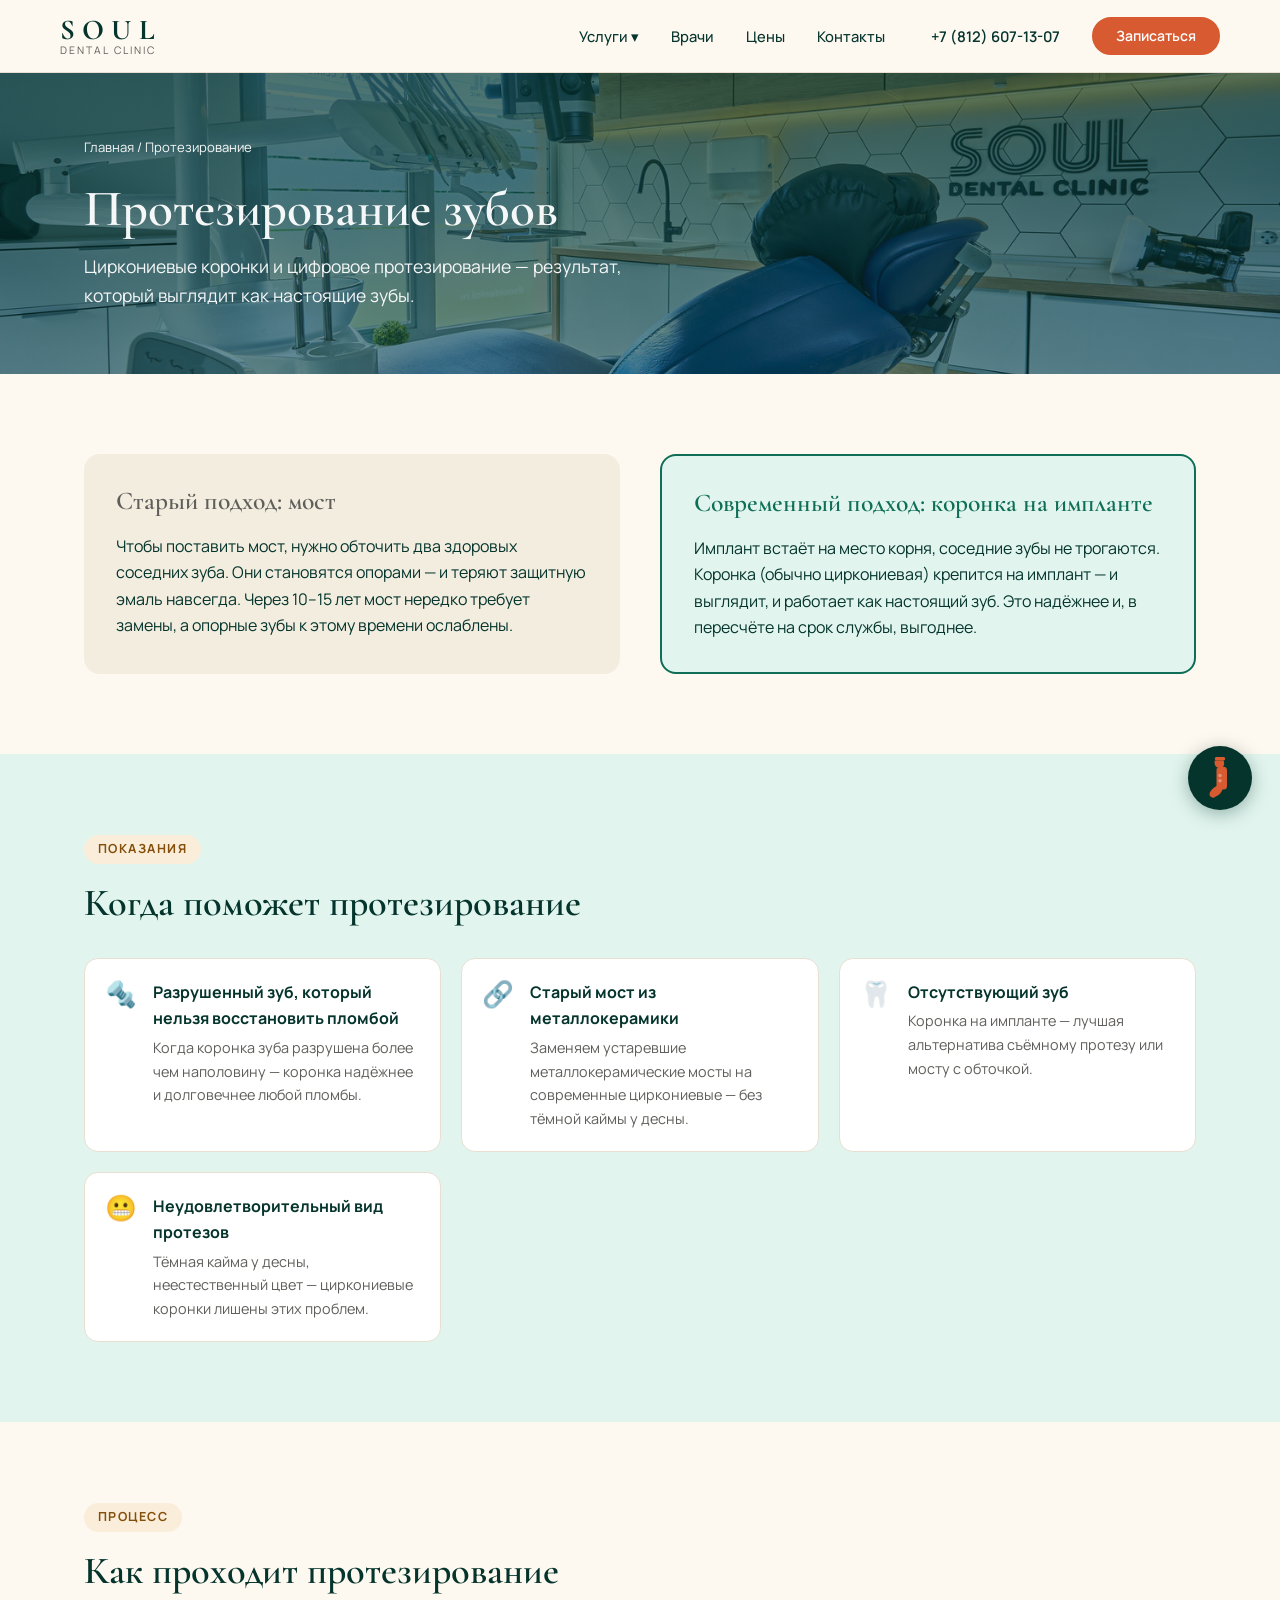
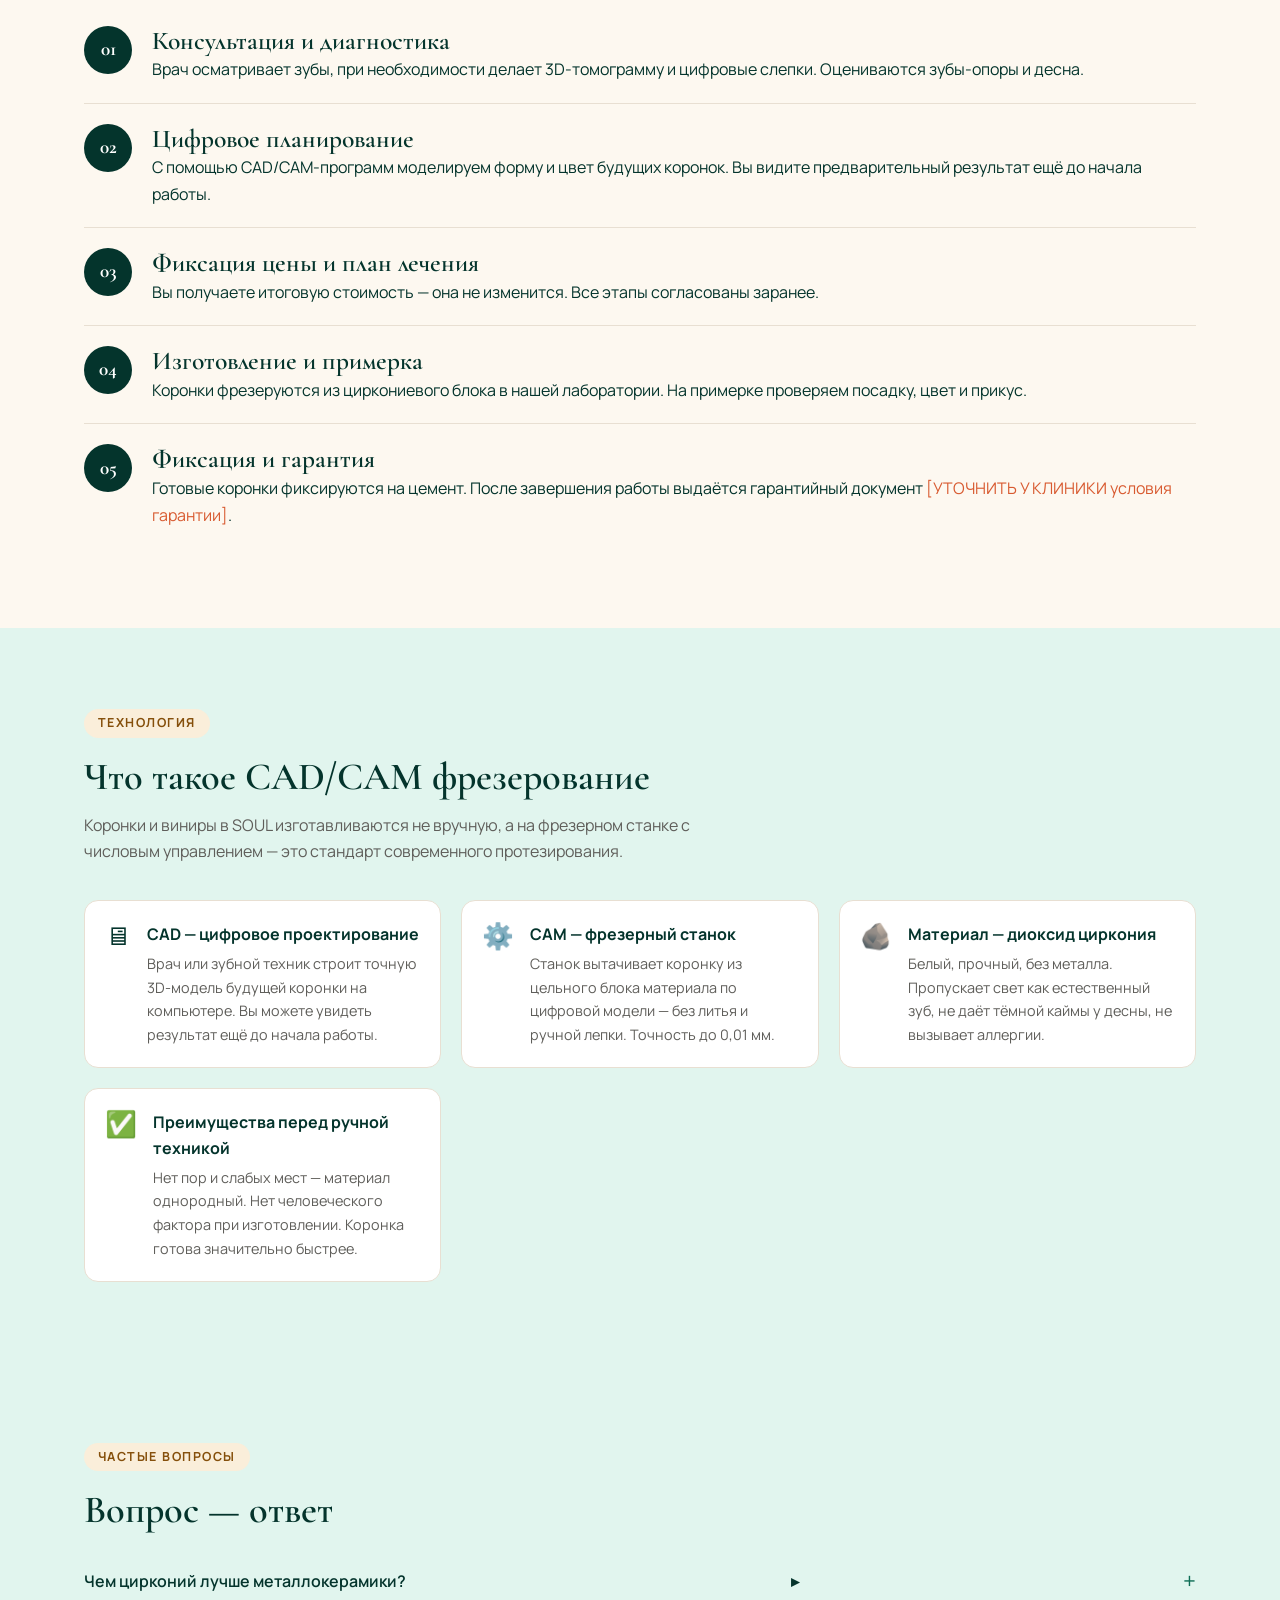
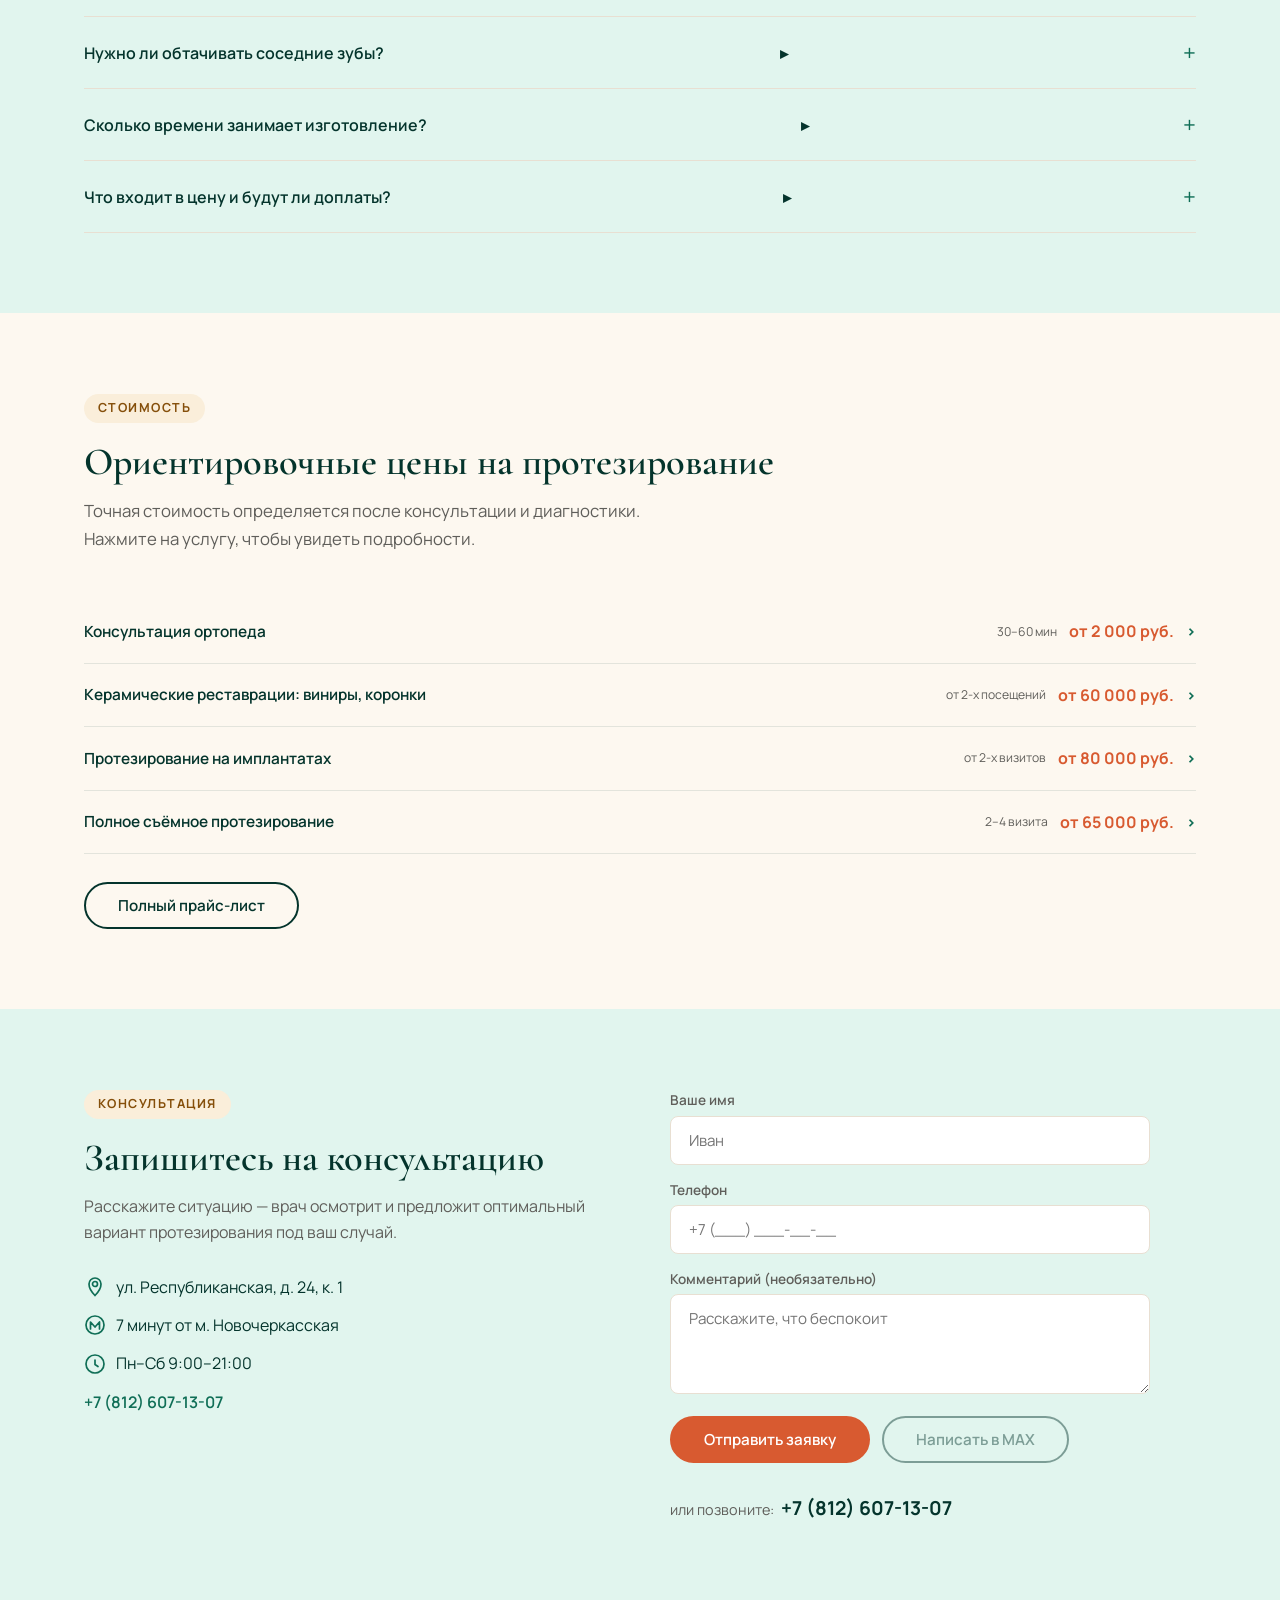
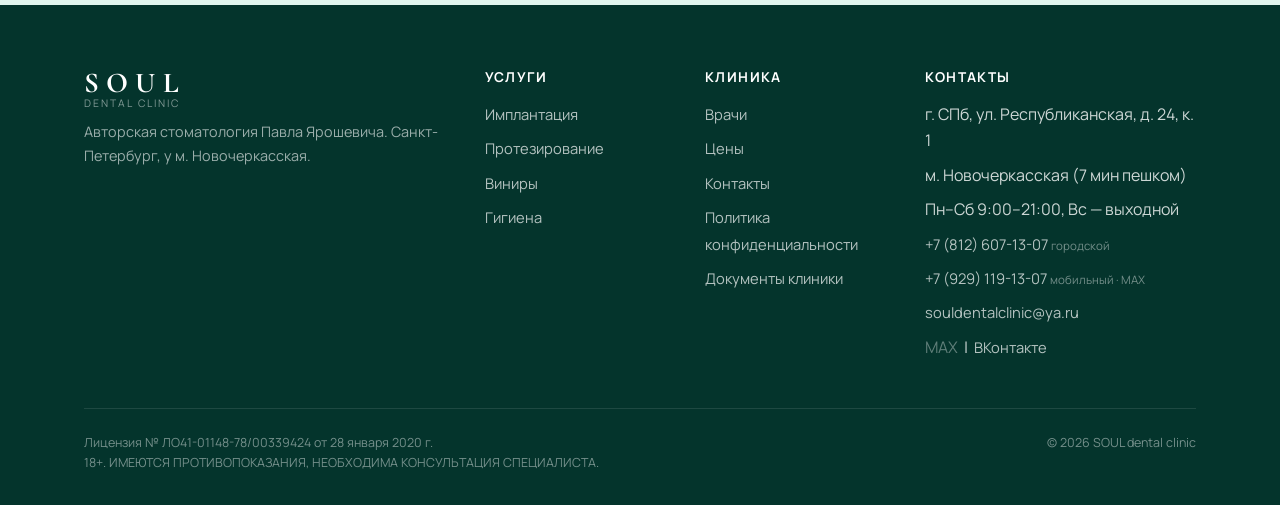
<file: protezirovanie.html>
<!DOCTYPE html>
<html lang="ru">
<head>
  <meta charset="UTF-8">
  <meta name="viewport" content="width=device-width, initial-scale=1.0">
  <title>Протезирование зубов в СПб у м. Новочеркасская — SOUL dental clinic</title>
  <meta name="description" content="Протезирование зубов в Санкт-Петербурге у м. Новочеркасская. Циркониевые коронки, цифровое протезирование, мосты. SOUL dental clinic.">
  <link rel="icon" href="favicon.svg" type="image/svg+xml">
  <meta property="og:type" content="website">
  <meta property="og:title" content="Протезирование зубов в СПб — циркониевые коронки | SOUL dental clinic">
  <meta property="og:description" content="Цифровое протезирование, коронки из диоксида циркония и E-max. У м. Новочеркасская.">
  <meta property="og:image" content="https://souldental.ru/uploads/s/b/p/5/bp5zllpjg2pz/img/full_6D7gZtCU.jpeg">
  <meta property="og:url" content="https://souldental.ru/protezirovanie.html">
  <meta property="og:locale" content="ru_RU">
  <meta name="twitter:card" content="summary_large_image">
  <link rel="stylesheet" href="style.css">
</head>
<body>

<!-- ===== ШАПКА ===== -->
<header class="header">
  <div class="header__inner">
    <a href="index.html" class="logo">
      <span class="logo__soul">SOUL</span>
      <span class="logo__sub">dental clinic</span>
    </a>
    <button class="burger" id="burger" aria-label="Меню">
      <span></span><span></span><span></span>
    </button>
    <nav class="nav" id="nav">
      <div class="nav__item">
        <a href="#" class="nav__link">Услуги ▾</a>
        <div class="nav__dropdown">
          <a href="implantatsiya.html">Имплантация</a>
          <a href="protezirovanie.html">Протезирование</a>
          <a href="viniry.html">Виниры и эстетика</a>
          <a href="gigiena.html">Гигиена и лечение</a>
        </div>
      </div>
      <div class="nav__item"><a href="vrachi.html" class="nav__link">Врачи</a></div>
      <div class="nav__item"><a href="tseny.html" class="nav__link">Цены</a></div>
      <div class="nav__item"><a href="kontakty.html" class="nav__link">Контакты</a></div>
    </nav>
    <a href="tel:+78126071307" class="header__phone">+7 (812) 607-13-07</a>
    <a href="kontakty.html#zapis" class="btn btn--accent btn--sm header__cta">Записаться</a>
  </div>
</header>

<!-- ===== ГЕРОЙ СТРАНИЦЫ ===== -->
<section class="page-hero page-hero--photo" style="background-image:linear-gradient(rgba(4,52,44,.68),rgba(4,52,44,.5)),url('img/gal_full_e4TgEv4L.jpeg')">
  <div class="container">
    <div class="breadcrumb">
      <a href="index.html">Главная</a> / Протезирование
    </div>
    <h1>Протезирование зубов</h1>
    <p class="page-hero__sub">Циркониевые коронки и цифровое протезирование — результат, который выглядит как настоящие зубы.</p>
  </div>
</section>

<!-- ===== КЛЮЧЕВАЯ ТЕМА: МОСТ vs ИМПЛАНТ ===== -->
<section class="section">
  <div class="container">
    <div class="grid-compare">
      <div style="background:var(--cream-mid);border-radius:16px;padding:32px">
        <h3 style="color:var(--muted);margin-bottom:16px">Старый подход: мост</h3>
        <p>Чтобы поставить мост, нужно обточить два здоровых соседних зуба. Они становятся опорами — и теряют защитную эмаль навсегда. Через 10–15 лет мост нередко требует замены, а опорные зубы к этому времени ослаблены.</p>
      </div>
      <div style="background:var(--mint);border-radius:16px;padding:32px;border:2px solid var(--green)">
        <h3 style="color:var(--green);margin-bottom:16px">Современный подход: коронка на импланте</h3>
        <p>Имплант встаёт на место корня, соседние зубы не трогаются. Коронка (обычно циркониевая) крепится на имплант — и выглядит, и работает как настоящий зуб. Это надёжнее и, в пересчёте на срок службы, выгоднее.</p>
      </div>
    </div>
  </div>
</section>

<!-- ===== КОГДА ЭТО НУЖНО ===== -->
<section class="section section--mint">
  <div class="container">
    <span class="section-label">Показания</span>
    <h2 class="section-title">Когда поможет протезирование</h2>
    <div class="indications-grid">
      <div class="indication-item">
        <div class="indication-item__icon">🔩</div>
        <div>
          <strong>Разрушенный зуб, который нельзя восстановить пломбой</strong>
          <p>Когда коронка зуба разрушена более чем наполовину — коронка надёжнее и долговечнее любой пломбы.</p>
        </div>
      </div>
      <div class="indication-item">
        <div class="indication-item__icon">🔗</div>
        <div>
          <strong>Старый мост из металлокерамики</strong>
          <p>Заменяем устаревшие металлокерамические мосты на современные циркониевые — без тёмной каймы у десны.</p>
        </div>
      </div>
      <div class="indication-item">
        <div class="indication-item__icon">🦷</div>
        <div>
          <strong>Отсутствующий зуб</strong>
          <p>Коронка на импланте — лучшая альтернатива съёмному протезу или мосту с обточкой.</p>
        </div>
      </div>
      <div class="indication-item">
        <div class="indication-item__icon">😬</div>
        <div>
          <strong>Неудовлетворительный вид протезов</strong>
          <p>Тёмная кайма у десны, неестественный цвет — циркониевые коронки лишены этих проблем.</p>
        </div>
      </div>
    </div>
  </div>
</section>

<!-- ===== КАК ПРОХОДИТ ===== -->
<section class="section">
  <div class="container">
    <span class="section-label">Процесс</span>
    <h2 class="section-title">Как проходит протезирование</h2>
    <div class="steps">
      <div class="step">
        <div class="step__num">01</div>
        <div>
          <h3>Консультация и диагностика</h3>
          <p>Врач осматривает зубы, при необходимости делает 3D-томограмму и цифровые слепки. Оцениваются зубы-опоры и десна.</p>
        </div>
      </div>
      <div class="step">
        <div class="step__num">02</div>
        <div>
          <h3>Цифровое планирование</h3>
          <p>С помощью CAD/CAM-программ моделируем форму и цвет будущих коронок. Вы видите предварительный результат ещё до начала работы.</p>
        </div>
      </div>
      <div class="step">
        <div class="step__num">03</div>
        <div>
          <h3>Фиксация цены и план лечения</h3>
          <p>Вы получаете итоговую стоимость — она не изменится. Все этапы согласованы заранее.</p>
        </div>
      </div>
      <div class="step">
        <div class="step__num">04</div>
        <div>
          <h3>Изготовление и примерка</h3>
          <p>Коронки фрезеруются из циркониевого блока в нашей лаборатории. На примерке проверяем посадку, цвет и прикус.</p>
        </div>
      </div>
      <div class="step">
        <div class="step__num">05</div>
        <div>
          <h3>Фиксация и гарантия</h3>
          <p>Готовые коронки фиксируются на цемент. После завершения работы выдаётся гарантийный документ <span style="color:var(--accent)">[УТОЧНИТЬ У КЛИНИКИ условия гарантии]</span>.</p>
        </div>
      </div>
    </div>
  </div>
</section>

<!-- ===== CAD/CAM ===== -->
<section class="section section--mint">
  <div class="container">
    <span class="section-label">Технология</span>
    <h2 class="section-title">Что такое CAD/CAM фрезерование</h2>
    <p style="color:var(--muted);max-width:680px;margin-bottom:36px">Коронки и виниры в SOUL изготавливаются не вручную, а на фрезерном станке с числовым управлением — это стандарт современного протезирования.</p>
    <div class="indications-grid">
      <div class="indication-item">
        <div class="indication-item__icon">🖥</div>
        <div>
          <strong>CAD — цифровое проектирование</strong>
          <p>Врач или зубной техник строит точную 3D-модель будущей коронки на компьютере. Вы можете увидеть результат ещё до начала работы.</p>
        </div>
      </div>
      <div class="indication-item">
        <div class="indication-item__icon">⚙️</div>
        <div>
          <strong>CAM — фрезерный станок</strong>
          <p>Станок вытачивает коронку из цельного блока материала по цифровой модели — без литья и ручной лепки. Точность до 0,01 мм.</p>
        </div>
      </div>
      <div class="indication-item">
        <div class="indication-item__icon">🪨</div>
        <div>
          <strong>Материал — диоксид циркония</strong>
          <p>Белый, прочный, без металла. Пропускает свет как естественный зуб, не даёт тёмной каймы у десны, не вызывает аллергии.</p>
        </div>
      </div>
      <div class="indication-item">
        <div class="indication-item__icon">✅</div>
        <div>
          <strong>Преимущества перед ручной техникой</strong>
          <p>Нет пор и слабых мест — материал однородный. Нет человеческого фактора при изготовлении. Коронка готова значительно быстрее.</p>
        </div>
      </div>
    </div>
  </div>
</section>

<!-- ===== ВОПРОС-ОТВЕТ ===== -->
<section class="section section--mint">
  <div class="container">
    <span class="section-label">Частые вопросы</span>
    <h2 class="section-title">Вопрос — ответ</h2>
    <div class="faq">
      <div class="faq-item">
        <button class="faq-item__q" onclick="toggleFaq(this)">
          Чем цирконий лучше металлокерамики? <span class="faq-item__arrow">▸</span>
        </button>
        <div class="faq-item__a">
          <p>Цирконий прозрачен и не даёт тёмной каймы у десны, которая часто появляется со временем на металлокерамических коронках. Он биосовместим, не вызывает аллергии и не окисляется. По прочности не уступает металлу.</p>
        </div>
      </div>
      <div class="faq-item">
        <button class="faq-item__q" onclick="toggleFaq(this)">
          Нужно ли обтачивать соседние зубы? <span class="faq-item__arrow">▸</span>
        </button>
        <div class="faq-item__a">
          <p>Если мы делаем коронку на имплант — нет. Если речь о коронке на живой зуб — да, минимальная обточка нужна, но значительно меньше, чем при изготовлении старых металлокерамических мостов. Конкретный объём врач объяснит после осмотра.</p>
        </div>
      </div>
      <div class="faq-item">
        <button class="faq-item__q" onclick="toggleFaq(this)">
          Сколько времени занимает изготовление? <span class="faq-item__arrow">▸</span>
        </button>
        <div class="faq-item__a">
          <p>CAD/CAM-протезирование позволяет изготовить коронку значительно быстрее, чем традиционная техника. Точные сроки зависят от объёма работы <span style="color:var(--accent)">[УТОЧНИТЬ У КЛИНИКИ — сроки изготовления]</span>.</p>
        </div>
      </div>
      <div class="faq-item">
        <button class="faq-item__q" onclick="toggleFaq(this)">
          Что входит в цену и будут ли доплаты? <span class="faq-item__arrow">▸</span>
        </button>
        <div class="faq-item__a">
          <p>После диагностики мы составляем полный план с итоговой суммой — включая все этапы, примерки и материалы. Эта сумма фиксируется и не меняется.</p>
        </div>
      </div>
    </div>
  </div>
</section>

<!-- ===== ЦЕНЫ ===== -->
<section class="section">
  <div class="container">
    <span class="section-label">Стоимость</span>
    <h2 class="section-title">Ориентировочные цены на протезирование</h2>
    <p class="section-subtitle">Точная стоимость определяется после консультации и диагностики. Нажмите на услугу, чтобы увидеть подробности.</p>

    <div class="price-item">
      <details class="price-details">
        <summary class="price-summary">
          <span class="price-summary__name">Консультация ортопеда</span>
          <span class="price-summary__meta">30–60 мин</span>
          <span class="price-summary__price">от 2 000 руб.</span>
          <span class="price-summary__arrow">›</span>
        </summary>
        <div class="price-expand">
          <ul>
            <li>Осмотр зубов и дёсен, при необходимости 3D-томограмма и цифровые слепки</li>
            <li>Оценка зубов-опор</li>
            <li>Составление предварительного плана лечения с итоговой стоимостью</li>
          </ul>
        </div>
      </details>
    </div>

    <div class="price-item">
      <details class="price-details">
        <summary class="price-summary">
          <span class="price-summary__name">Керамические реставрации: виниры, коронки</span>
          <span class="price-summary__meta">от 2-х посещений</span>
          <span class="price-summary__price">от 60 000 руб.</span>
          <span class="price-summary__arrow">›</span>
        </summary>
        <div class="price-expand">
          <ul>
            <li>Минимальная обработка тканей — под профессиональной оптикой (лупы или микроскоп)</li>
            <li>Digital Smile Design — компьютерное планирование улыбки с демонстрацией результата до начала лечения</li>
            <li>Цифровые оттиски и 3D-принтер: пробный вариант конструкции до обработки зубов</li>
            <li>Сотрудничаем с лучшими зубными техниками России и Европы</li>
          </ul>
          <table class="price-sub">
            <tr>
              <td>Восстановление зуба из IMax или диоксида циркония</td>
              <td>60 000 руб.</td>
            </tr>
            <tr>
              <td>Восстановление высокой сложности с эксклюзивной эстетикой</td>
              <td>70 000–85 000 руб.</td>
            </tr>
          </table>
        </div>
      </details>
    </div>

    <div class="price-item">
      <details class="price-details">
        <summary class="price-summary">
          <span class="price-summary__name">Протезирование на имплантатах</span>
          <span class="price-summary__meta">от 2-х визитов</span>
          <span class="price-summary__price">от 80 000 руб.</span>
          <span class="price-summary__arrow">›</span>
        </summary>
        <div class="price-expand">
          <ul>
            <li>Индивидуальные абатменты и коронки с применением цифровых технологий</li>
            <li>Гипоаллергенные биосовместимые материалы: циркон, IMax</li>
            <li>Временные коронки изготавливаются в день имплантации</li>
          </ul>
          <table class="price-sub">
            <tr>
              <td>Коронка из диоксида циркония или IMax</td>
              <td>80 000–85 000 руб.</td>
            </tr>
            <tr>
              <td>Коронка с индивидуальной эстетикой</td>
              <td>85 000–95 000 руб.</td>
            </tr>
          </table>
        </div>
      </details>
    </div>

    <div class="price-item">
      <details class="price-details">
        <summary class="price-summary">
          <span class="price-summary__name">Полное съёмное протезирование</span>
          <span class="price-summary__meta">2–4 визита</span>
          <span class="price-summary__price">от 65 000 руб.</span>
          <span class="price-summary__arrow">›</span>
        </summary>
        <div class="price-expand">
          <ul>
            <li>Восстановление жевания и эстетики при противопоказаниях к имплантации или ограниченном бюджете</li>
            <li>Качественно изготовленный протез снимается только для гигиены</li>
            <li>Возможна фиксация на 2–4 имплантата — максимально надёжная фиксация при приемлемой стоимости</li>
          </ul>
        </div>
      </details>
    </div>

    <a href="tseny.html" class="btn btn--outline" style="margin-top:28px">Полный прайс-лист</a>
  </div>
</section>

<!-- ===== ФОРМА ===== -->
<section class="section section--mint" id="zapis">
  <div class="container">
    <div class="grid-form">
      <div>
        <span class="section-label">Консультация</span>
        <h2>Запишитесь на консультацию</h2>
        <p style="color:var(--muted);margin-top:12px">Расскажите ситуацию — врач осмотрит и предложит оптимальный вариант протезирования под ваш случай.</p>
        <div style="margin-top:28px;display:flex;flex-direction:column;gap:12px">
          <div class="contact-info-row"><svg width="22" height="22" viewBox="0 0 22 22" fill="none" xmlns="http://www.w3.org/2000/svg" aria-hidden="true"><path d="M11 2C7.7 2 5 4.7 5 8c0 5.5 6 11.5 6 11.5S17 13.5 17 8c0-3.3-2.7-6-6-6z" stroke="currentColor" stroke-width="1.7"/><circle cx="11" cy="8" r="2.5" stroke="currentColor" stroke-width="1.7"/></svg> ул. Республиканская, д. 24, к. 1</div>
          <div class="contact-info-row"><svg width="22" height="22" viewBox="0 0 22 22" fill="none" xmlns="http://www.w3.org/2000/svg" aria-hidden="true"><circle cx="11" cy="11" r="9" stroke="currentColor" stroke-width="1.7"/><path d="M6.5 15V8L11 13L15.5 8V15" stroke="currentColor" stroke-width="1.7" stroke-linecap="round" stroke-linejoin="round"/></svg> 7 минут от м. Новочеркасская</div>
          <div class="contact-info-row"><svg width="22" height="22" viewBox="0 0 22 22" fill="none" xmlns="http://www.w3.org/2000/svg" aria-hidden="true"><circle cx="11" cy="11" r="9" stroke="currentColor" stroke-width="1.7"/><path d="M11 7V11.5L14 13.5" stroke="currentColor" stroke-width="1.7" stroke-linecap="round" stroke-linejoin="round"/></svg> Пн–Сб 9:00–21:00</div>
          <div><a href="tel:+78126071307" style="font-weight:600">+7 (812) 607-13-07</a></div>
        </div>
      </div>
      <div>
        <form class="form-record" id="formProt" onsubmit="sendForm(event, 'formProt')">
          <div>
            <label for="name3">Ваше имя</label>
            <input type="text" id="name3" name="name" placeholder="Иван" required>
          </div>
          <div>
            <label for="phone3">Телефон</label>
            <input type="tel" id="phone3" name="phone" placeholder="+7 (___) ___-__-__" required>
          </div>
          <div>
            <label for="comment3">Комментарий (необязательно)</label>
            <textarea id="comment3" name="comment" placeholder="Расскажите, что беспокоит"></textarea>
          </div>
          <div class="form-record__success" id="success-formProt">
            ✓ Спасибо! Мы перезвоним вам в ближайшее время.
          </div>
          <div class="form-record__buttons">
            <button type="submit" class="btn btn--accent">Отправить заявку</button>
            <!-- [УТОЧНИТЬ У КЛИНИКИ — пригласительная ссылка MAX формата max.ru/join/...] -->
            <button type="button" class="btn btn--outline btn-max-pending" onclick="showMaxPending(event)">Написать в MAX</button>
          </div>
          <p class="form-record__phone">или позвоните: <a href="tel:+78126071307">+7 (812) 607-13-07</a></p>
        </form>
      </div>
    </div>
  </div>
</section>

<!-- ===== ФУТЕР ===== -->
<footer class="footer">
  <div class="container">
    <div class="footer__grid">
      <div>
        <a href="index.html" class="logo footer__logo">
          <span class="logo__soul">SOUL</span>
          <span class="logo__sub">dental clinic</span>
        </a>
        <p class="footer__desc">Авторская стоматология Павла Ярошевича. Санкт-Петербург, у м. Новочеркасская.</p>
      </div>
      <div>
        <h4>Услуги</h4>
        <ul class="footer__links">
          <li><a href="implantatsiya.html">Имплантация</a></li>
          <li><a href="protezirovanie.html">Протезирование</a></li>
          <li><a href="viniry.html">Виниры</a></li>
          <li><a href="gigiena.html">Гигиена</a></li>
        </ul>
      </div>
      <div>
        <h4>Клиника</h4>
        <ul class="footer__links">
          <li><a href="vrachi.html">Врачи</a></li>
          <li><a href="tseny.html">Цены</a></li>
          <li><a href="kontakty.html">Контакты</a></li>
          <li><a href="#">Политика конфиденциальности</a></li>
          <li><a href="#">Документы клиники</a></li>
        </ul>
      </div>
      <div>
        <h4>Контакты</h4>
        <ul class="footer__links">
          <li>г. СПб, ул. Республиканская, д. 24, к. 1</li>
          <li>м. Новочеркасская (7 мин пешком)</li>
          <li>Пн–Сб 9:00–21:00, Вс — выходной</li>
          <li><a href="tel:+78126071307">+7 (812) 607-13-07</a> <span class="phone-label">городской</span></li>
          <li><a href="tel:+79291191307">+7 (929) 119-13-07</a> <span class="phone-label">мобильный · MAX</span></li>
          <li><a href="mailto:souldentalclinic@ya.ru">souldentalclinic@ya.ru</a></li>
          <li><!-- [УТОЧНИТЬ У КЛИНИКИ — пригласительная ссылка MAX формата max.ru/join/...] -->
          <span class="max-link-pending" onclick="showMaxPending(event)">MAX</span> &nbsp;|&nbsp; <a href="https://vk.com/souldental" target="_blank">ВКонтакте</a></li>
        </ul>
      </div>
    </div>
    <div class="footer__bottom">
      <div class="footer__legal">
        Лицензия № ЛО41-01148-78/00339424 от 28 января 2020 г.<br>
        18+. ИМЕЮТСЯ ПРОТИВОПОКАЗАНИЯ, НЕОБХОДИМА КОНСУЛЬТАЦИЯ СПЕЦИАЛИСТА.
      </div>
      <div class="footer__legal">© 2026 SOUL dental clinic</div>
    </div>
  </div>
</footer>

<a href="kontakty.html#zapis" class="btn btn--accent float-btn" id="floatBtn">Записаться</a>

<!-- Vinyl music player -->
<button class="sax-btn" id="vinylBtn" aria-label="Музыка клиники">
  <svg class="sax-icon" viewBox="0 0 28 48" fill="currentColor" xmlns="http://www.w3.org/2000/svg">
    <rect x="8" y="0" width="12" height="4" rx="2"/>
    <path d="M8 4 Q7 10 11 12 L17 12 Q20 8 18 4 Z"/>
    <path d="M10 11 h8 a4 4 0 0 1 4 4 v18 a4 4 0 0 1 -4 4 h-4 a4 4 0 0 1 -4 -4 V15 a4 4 0 0 1 4 -4z"/>
    <path d="M10 33 Q3 37 2 42 a4 4 0 0 0 7 3 Q13 44 16 39 L18 33 Z"/>
    <circle cx="14" cy="21" r="2" fill="rgba(255,255,255,0.35)"/>
    <circle cx="14" cy="27" r="2" fill="rgba(255,255,255,0.35)"/>
  </svg>
</button>
<script src="script.js"></script>
</body>
</html>
</file>
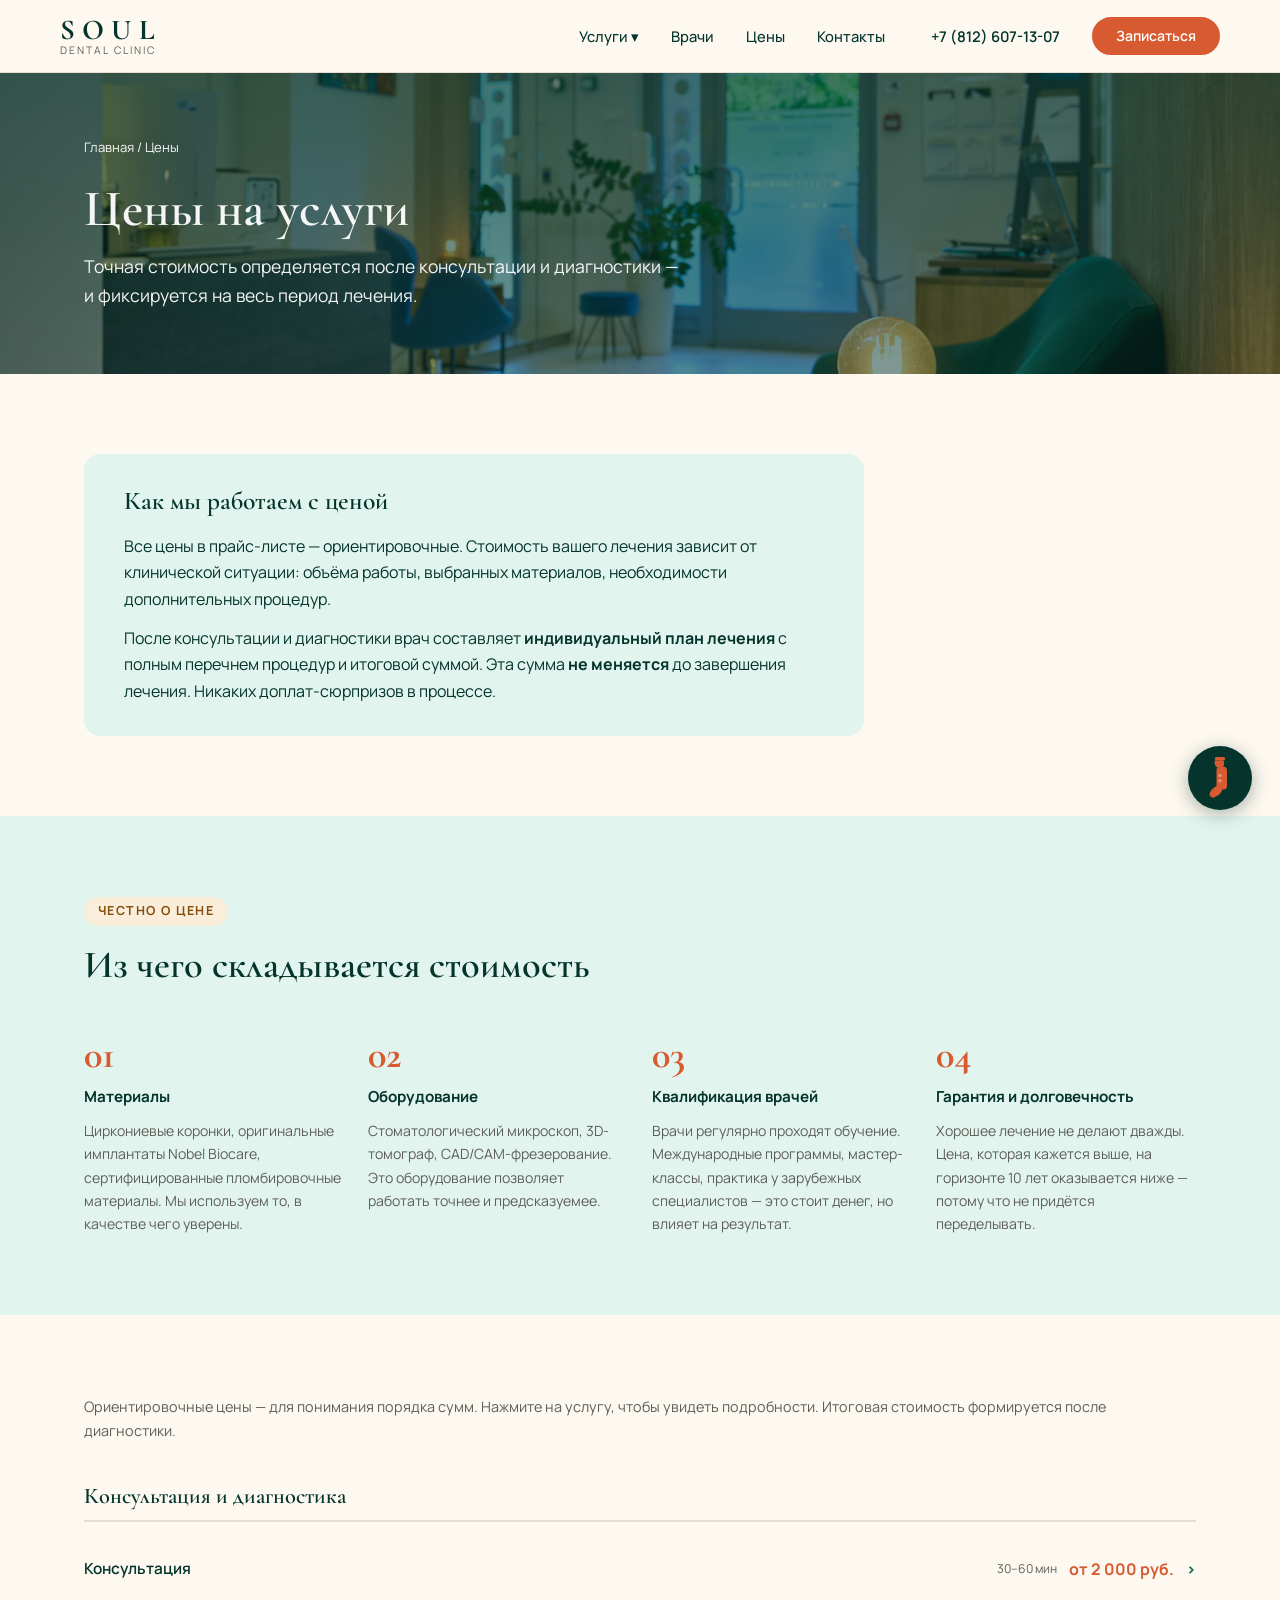
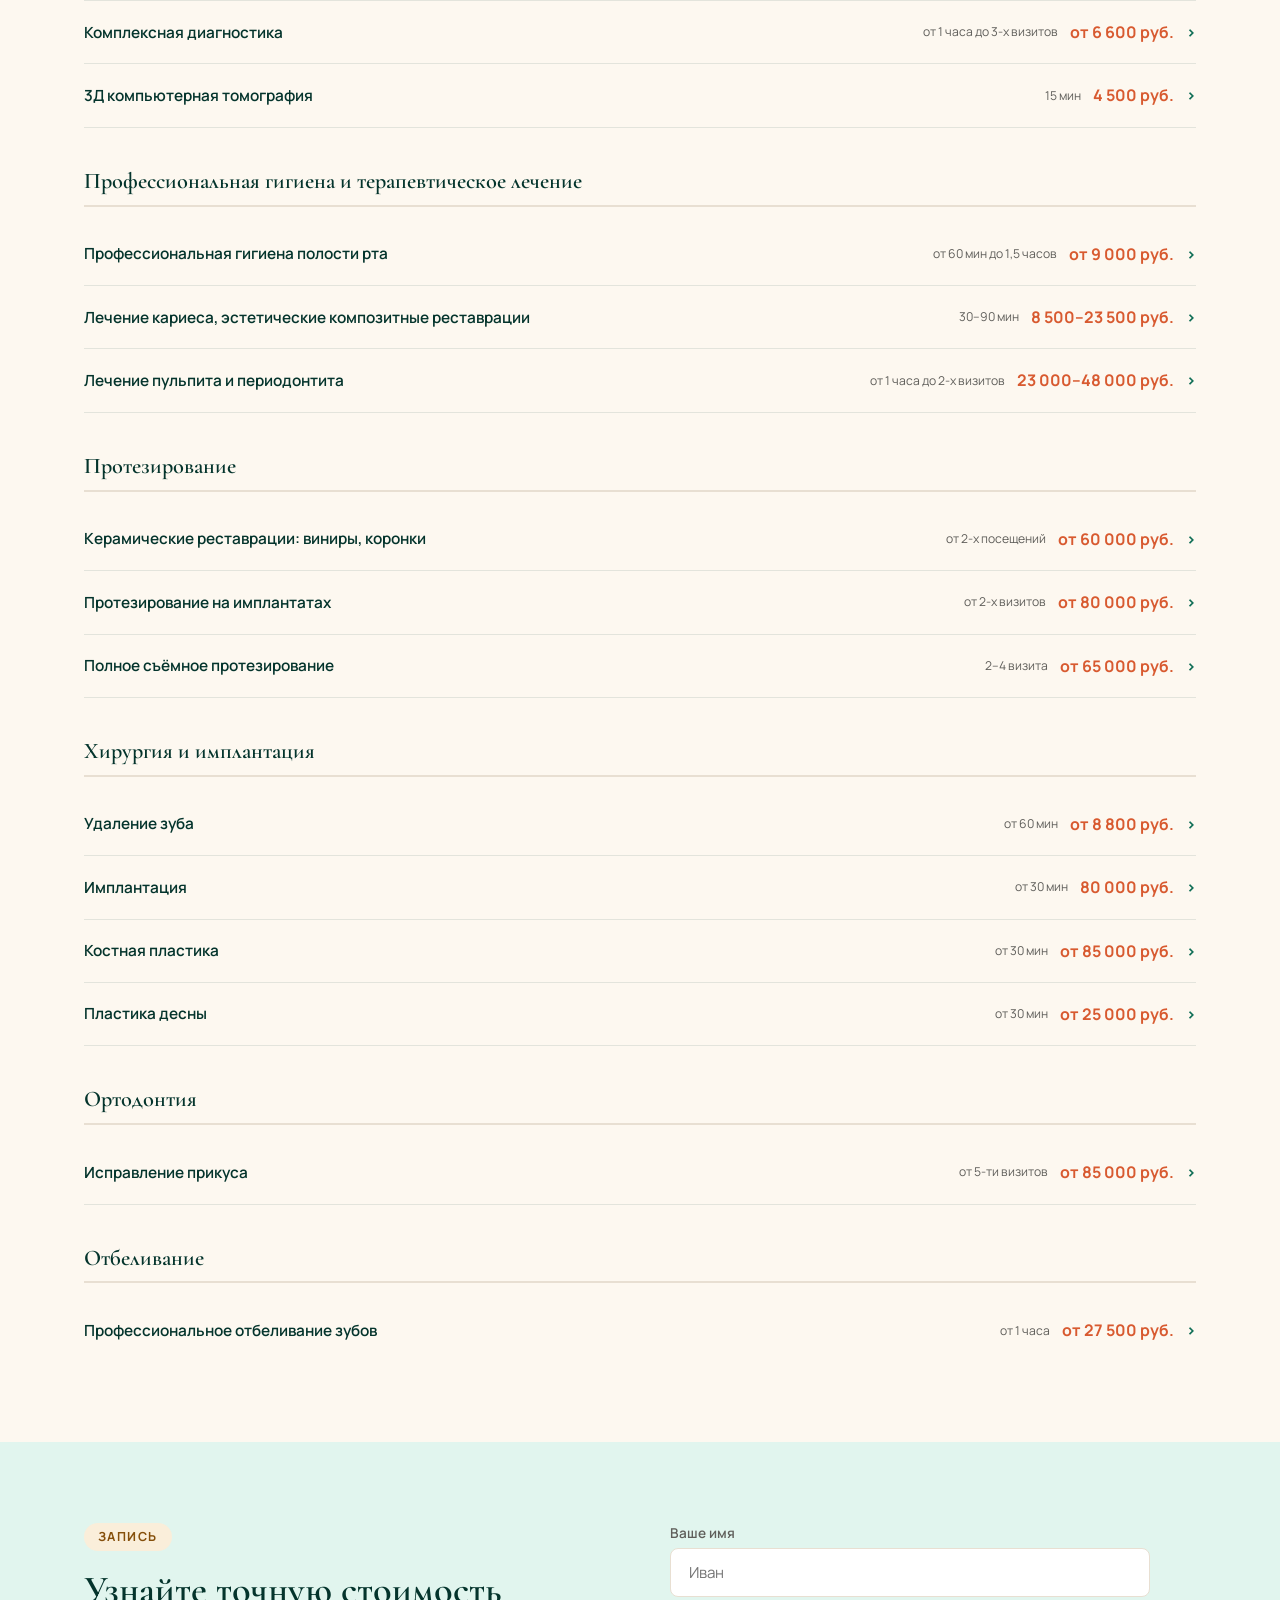
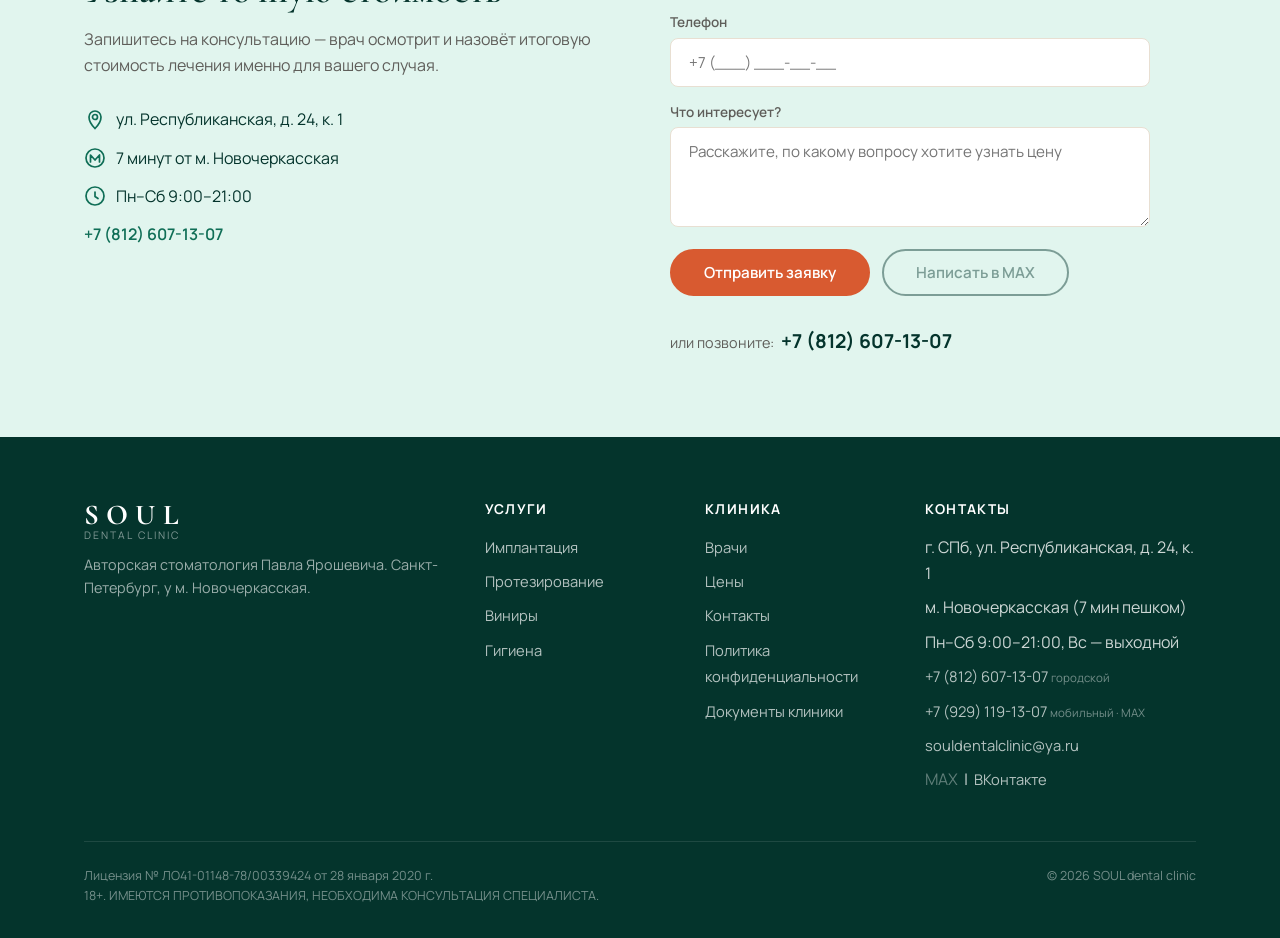
<file: tseny.html>
<!DOCTYPE html>
<html lang="ru">
<head>
  <meta charset="UTF-8">
  <meta name="viewport" content="width=device-width, initial-scale=1.0">
  <title>Цены на стоматологические услуги в СПб у м. Новочеркасская — SOUL dental clinic</title>
  <meta name="description" content="Цены на имплантацию, протезирование, виниры и гигиену зубов в Санкт-Петербурге у м. Новочеркасская. SOUL dental clinic. Стоимость фиксируется после диагностики.">
  <link rel="icon" href="favicon.svg" type="image/svg+xml">
  <meta property="og:type" content="website">
  <meta property="og:title" content="Цены на стоматологию у м. Новочеркасская — SOUL dental clinic">
  <meta property="og:description" content="Прайс-лист SOUL dental clinic. Цена фиксируется после диагностики и не меняется.">
  <meta property="og:image" content="https://souldental.ru/uploads/s/b/p/5/bp5zllpjg2pz/img/full_6D7gZtCU.jpeg">
  <meta property="og:url" content="https://souldental.ru/tseny.html">
  <meta property="og:locale" content="ru_RU">
  <meta name="twitter:card" content="summary_large_image">
  <link rel="stylesheet" href="style.css">
</head>
<body>

<!-- ===== ШАПКА ===== -->
<header class="header">
  <div class="header__inner">
    <a href="index.html" class="logo">
      <span class="logo__soul">SOUL</span>
      <span class="logo__sub">dental clinic</span>
    </a>
    <button class="burger" id="burger" aria-label="Меню">
      <span></span><span></span><span></span>
    </button>
    <nav class="nav" id="nav">
      <div class="nav__item">
        <a href="#" class="nav__link">Услуги ▾</a>
        <div class="nav__dropdown">
          <a href="implantatsiya.html">Имплантация</a>
          <a href="protezirovanie.html">Протезирование</a>
          <a href="viniry.html">Виниры и эстетика</a>
          <a href="gigiena.html">Гигиена и лечение</a>
        </div>
      </div>
      <div class="nav__item"><a href="vrachi.html" class="nav__link">Врачи</a></div>
      <div class="nav__item"><a href="tseny.html" class="nav__link">Цены</a></div>
      <div class="nav__item"><a href="kontakty.html" class="nav__link">Контакты</a></div>
    </nav>
    <a href="tel:+78126071307" class="header__phone">+7 (812) 607-13-07</a>
    <a href="kontakty.html#zapis" class="btn btn--accent btn--sm header__cta">Записаться</a>
  </div>
</header>

<!-- ===== ГЕРОЙ СТРАНИЦЫ ===== -->
<section class="page-hero page-hero--photo" style="background-image:linear-gradient(rgba(4,52,44,.68),rgba(4,52,44,.5)),url('img/gal_full_Eoa1E0sd.jpeg')">
  <div class="container">
    <div class="breadcrumb">
      <a href="index.html">Главная</a> / Цены
    </div>
    <h1>Цены на услуги</h1>
    <p class="page-hero__sub">Точная стоимость определяется после консультации и диагностики — и фиксируется на весь период лечения.</p>
  </div>
</section>

<!-- ===== ПОЯСНЕНИЕ К ЦЕНАМ ===== -->
<section class="section">
  <div class="container">
    <div style="background:var(--mint);border-radius:16px;padding:32px 40px;max-width:780px">
      <h3 style="margin-bottom:16px">Как мы работаем с ценой</h3>
      <p>Все цены в прайс-листе — ориентировочные. Стоимость вашего лечения зависит от клинической ситуации: объёма работы, выбранных материалов, необходимости дополнительных процедур.</p>
      <p style="margin-top:12px">После консультации и диагностики врач составляет <strong>индивидуальный план лечения</strong> с полным перечнем процедур и итоговой суммой. Эта сумма <strong>не меняется</strong> до завершения лечения. Никаких доплат-сюрпризов в процессе.</p>
    </div>
  </div>
</section>

<!-- ===== ИЗ ЧЕГО СКЛАДЫВАЕТСЯ СТОИМОСТЬ ===== -->
<section class="section section--mint">
  <div class="container">
    <span class="section-label">Честно о цене</span>
    <h2 class="section-title">Из чего складывается стоимость</h2>
    <div class="why-grid">
      <div class="why-item">
        <div class="why-item__num">01</div>
        <div class="why-item__title">Материалы</div>
        <p class="why-item__text">Циркониевые коронки, оригинальные имплантаты Nobel Biocare, сертифицированные пломбировочные материалы. Мы используем то, в качестве чего уверены.</p>
      </div>
      <div class="why-item">
        <div class="why-item__num">02</div>
        <div class="why-item__title">Оборудование</div>
        <p class="why-item__text">Стоматологический микроскоп, 3D-томограф, CAD/CAM-фрезерование. Это оборудование позволяет работать точнее и предсказуемее.</p>
      </div>
      <div class="why-item">
        <div class="why-item__num">03</div>
        <div class="why-item__title">Квалификация врачей</div>
        <p class="why-item__text">Врачи регулярно проходят обучение. Международные программы, мастер-классы, практика у зарубежных специалистов — это стоит денег, но влияет на результат.</p>
      </div>
      <div class="why-item">
        <div class="why-item__num">04</div>
        <div class="why-item__title">Гарантия и долговечность</div>
        <p class="why-item__text">Хорошее лечение не делают дважды. Цена, которая кажется выше, на горизонте 10 лет оказывается ниже — потому что не придётся переделывать.</p>
      </div>
    </div>
  </div>
</section>

<!-- ===== ТАБЛИЦЫ ЦЕН ===== -->
<section class="section">
  <div class="container">
    <p style="color:var(--muted);margin-bottom:40px;font-size:0.9rem">Ориентировочные цены — для понимания порядка сумм. Нажмите на услугу, чтобы увидеть подробности. Итоговая стоимость формируется после диагностики.</p>

    <!-- Консультация и диагностика -->
    <h3 class="price-section-title">Консультация и диагностика</h3>
    <div class="price-item">
      <details class="price-details">
        <summary class="price-summary">
          <span class="price-summary__name">Консультация</span>
          <span class="price-summary__meta">30–60 мин</span>
          <span class="price-summary__price">от 2 000 руб.</span>
          <span class="price-summary__arrow">›</span>
        </summary>
        <div class="price-expand">
          <ul>
            <li>Подробное анкетирование, сбор анамнеза, выявление жалоб, знакомство с врачом</li>
            <li>Осмотр полости рта, оценка состояния зубов и мягких тканей</li>
            <li>Внутриротовое сканирование или диагностические оттиски</li>
            <li>Фотофиксация состояния полости рта. Обсуждение текущего статуса с пациентом</li>
            <li>Анализ рентгеновских снимков и компьютерной 3Д томограммы</li>
            <li>Составление предварительного плана лечения</li>
            <li>Планирование всех этапов, времени и стоимости лечения</li>
          </ul>
        </div>
      </details>
    </div>
    <div class="price-item">
      <details class="price-details">
        <summary class="price-summary">
          <span class="price-summary__name">Комплексная диагностика</span>
          <span class="price-summary__meta">от 1 часа до 3-х визитов</span>
          <span class="price-summary__price">от 6 600 руб.</span>
          <span class="price-summary__arrow">›</span>
        </summary>
        <div class="price-expand">
          <ul>
            <li>Комплексное обследование жевательных мышц, челюстных суставов, особенностей строения лицевого скелета, параметров прикуса и эстетики лица</li>
            <li>Подробное анкетирование и сбор анамнеза</li>
            <li>Анализ рентгеновских снимков и компьютерной 3Д томограммы</li>
            <li>Детальный фотопротокол и анализ текущего состояния</li>
            <li>Компьютерное моделирование улыбки</li>
            <li>Внутриротовое сканирование и изготовление диагностических моделей</li>
            <li>Физический макет будущей улыбки</li>
            <li>Составление плана лечения в нескольких вариантах</li>
            <li>Планирование всех этапов, времени и стоимости лечения</li>
          </ul>
        </div>
      </details>
    </div>
    <div class="price-item">
      <details class="price-details">
        <summary class="price-summary">
          <span class="price-summary__name">3Д компьютерная томография</span>
          <span class="price-summary__meta">15 мин</span>
          <span class="price-summary__price">4 500 руб.</span>
          <span class="price-summary__arrow">›</span>
        </summary>
        <div class="price-expand">
          <ul>
            <li>Диагностика проводится на 3D томографе Vatech Pax-i 3D с высокой степенью безопасности</li>
            <li>Доза облучения в 10–13 раз меньше по сравнению со старыми моделями</li>
            <li>Трёхмерный снимок с точнейшим изображением — позволяет рассмотреть зубы со всех сторон и оценить состояние костной ткани</li>
            <li>Обязателен для планирования дентальной имплантации и протезирования</li>
          </ul>
        </div>
      </details>
    </div>

    <!-- Гигиена и терапевтическое лечение -->
    <h3 class="price-section-title" style="margin-top:40px">Профессиональная гигиена и терапевтическое лечение</h3>
    <div class="price-item">
      <details class="price-details">
        <summary class="price-summary">
          <span class="price-summary__name">Профессиональная гигиена полости рта</span>
          <span class="price-summary__meta">от 60 мин до 1,5 часов</span>
          <span class="price-summary__price">от 9 000 руб.</span>
          <span class="price-summary__arrow">›</span>
        </summary>
        <div class="price-expand">
          <ul>
            <li>Удаление твёрдых зубных отложений щадящей ультразвуковой системой премиум-класса — исключены травмы и трещины эмали</li>
            <li>Обработка по протоколу Guided Biofilm Therapy аппаратом AIRFLOW Prophylaxis Master — бережное удаление биоплёнки и пигментированного налёта с подогретой водой</li>
            <li>Порошкоструйная обработка системой PROPHYflex — бережное удаление мягкого и пигментированного налёта без травмы десны и эмали</li>
            <li>Реминерализирующая терапия — насыщение тканей зубов микроэлементами фторсодержащим гелем</li>
            <li>Финишная шлифовка и полировка эмали специальными пастами</li>
            <li>Рекомендуется раз в 4–6 месяцев</li>
          </ul>
          <table class="price-sub">
            <tr>
              <td>Профессиональная гигиена полости рта</td>
              <td>9 000 руб.</td>
            </tr>
            <tr>
              <td>Гигиена в рекомендованный период
                <span class="sub-desc">для пациентов, выполняющих процедуру не реже 1 раза в 6 месяцев</span>
              </td>
              <td>7 000 руб.</td>
            </tr>
            <tr>
              <td>Пародонтологическая профессиональная гигиена
                <span class="sub-desc">1,5 часа</span>
              </td>
              <td>11 000 руб.</td>
            </tr>
          </table>
        </div>
      </details>
    </div>
    <div class="price-item">
      <details class="price-details">
        <summary class="price-summary">
          <span class="price-summary__name">Лечение кариеса, эстетические композитные реставрации</span>
          <span class="price-summary__meta">30–90 мин</span>
          <span class="price-summary__price">8 500–23 500 руб.</span>
          <span class="price-summary__arrow">›</span>
        </summary>
        <div class="price-expand">
          <ul>
            <li>Своевременное лечение кариеса сокращает риск осложнений в виде пульпитов и периодонтитов</li>
            <li>Бережное сохранение тканей зуба за счёт минимального воздействия под увеличением микроскопа и профессиональной оптики</li>
            <li>Композитные материалы премиум-класса</li>
            <li>Регулярные профосмотры позволяют выявить кариес на ранних этапах, пока большинство поражений протекают бессимптомно</li>
          </ul>
        </div>
      </details>
    </div>
    <div class="price-item">
      <details class="price-details">
        <summary class="price-summary">
          <span class="price-summary__name">Лечение пульпита и периодонтита</span>
          <span class="price-summary__meta">от 1 часа до 2-х визитов</span>
          <span class="price-summary__price">23 000–48 000 руб.</span>
          <span class="price-summary__arrow">›</span>
        </summary>
        <div class="price-expand">
          <ul>
            <li>Своевременное лечение позволяет сохранить зуб</li>
            <li>Профессиональная оптика помогает качественно пролечить и запломбировать каналы</li>
            <li>Все расходные материалы на всех этапах лечения — премиум-класса</li>
            <li>Эндодонтисты справляются со сложными клиническими случаями</li>
          </ul>
        </div>
      </details>
    </div>

    <!-- Протезирование -->
    <h3 class="price-section-title" style="margin-top:40px">Протезирование</h3>
    <div class="price-item">
      <details class="price-details">
        <summary class="price-summary">
          <span class="price-summary__name">Керамические реставрации: виниры, коронки</span>
          <span class="price-summary__meta">от 2-х посещений</span>
          <span class="price-summary__price">от 60 000 руб.</span>
          <span class="price-summary__arrow">›</span>
        </summary>
        <div class="price-expand">
          <ul>
            <li>Минимальная обработка тканей с сохранением зубов «живыми» — под профессиональной оптикой (лупы или микроскоп)</li>
            <li>Цифровые технологии сокращают количество этапов и повышают точность изготовления конструкций</li>
            <li>С применением цифровых оттисков и 3D-принтера возможно изготовить пробный вариант до обработки зубов</li>
            <li>Digital Smile Design — компьютерное планирование улыбки с демонстрацией ожидаемого результата до начала лечения</li>
            <li>Сотрудничаем с лучшими зубными техниками России и Европы</li>
          </ul>
          <table class="price-sub">
            <tr>
              <td>Восстановление зуба из материала IMax или диоксид циркония</td>
              <td>60 000 руб.</td>
            </tr>
            <tr>
              <td>Восстановление зуба из IMax или диоксид циркония высокой сложности с эксклюзивной эстетикой</td>
              <td>70 000–85 000 руб.</td>
            </tr>
          </table>
        </div>
      </details>
    </div>
    <div class="price-item">
      <details class="price-details">
        <summary class="price-summary">
          <span class="price-summary__name">Протезирование на имплантатах</span>
          <span class="price-summary__meta">от 2-х визитов</span>
          <span class="price-summary__price">от 80 000 руб.</span>
          <span class="price-summary__arrow">›</span>
        </summary>
        <div class="price-expand">
          <ul>
            <li>Одно из ключевых направлений клиники — более 10 лет опыта</li>
            <li>Индивидуальные абатменты и коронки с применением цифровых технологий</li>
            <li>Только гипоаллергенные биосовместимые материалы: циркон, IMax, высококачественная пластмасса</li>
            <li>Временные коронки изготавливаются в день имплантации — эстетика сохраняется с первого дня</li>
            <li>Подбираем оптимальное решение с учётом индивидуальных особенностей пациента</li>
            <li>Сотрудничаем с лучшими техниками России и Европы</li>
          </ul>
          <table class="price-sub">
            <tr>
              <td>Постоянная коронка на имплантат из диоксида циркония или IMax</td>
              <td>80 000–85 000 руб.</td>
            </tr>
            <tr>
              <td>Постоянная коронка на имплантат из диоксида циркония или IMax с индивидуальной эстетикой</td>
              <td>85 000–95 000 руб.</td>
            </tr>
          </table>
        </div>
      </details>
    </div>
    <div class="price-item">
      <details class="price-details">
        <summary class="price-summary">
          <span class="price-summary__name">Полное съёмное протезирование</span>
          <span class="price-summary__meta">2–4 визита</span>
          <span class="price-summary__price">от 65 000 руб.</span>
          <span class="price-summary__arrow">›</span>
        </summary>
        <div class="price-expand">
          <ul>
            <li>Позволяет восстановить жевание и эстетику у пациентов с противопоказаниями к имплантации или ограниченным бюджетом</li>
            <li>Качественно изготовленный протез удобен в использовании и снимается только для гигиены</li>
            <li>Возможно протезирование с опорой на 2–4 имплантата — максимально надёжная фиксация при приемлемой стоимости</li>
          </ul>
        </div>
      </details>
    </div>

    <!-- Хирургия и имплантация -->
    <h3 class="price-section-title" style="margin-top:40px">Хирургия и имплантация</h3>
    <div class="price-item">
      <details class="price-details">
        <summary class="price-summary">
          <span class="price-summary__name">Удаление зуба</span>
          <span class="price-summary__meta">от 60 мин</span>
          <span class="price-summary__price">от 8 800 руб.</span>
          <span class="price-summary__arrow">›</span>
        </summary>
        <div class="price-expand">
          <ul>
            <li>Современные безопасные протоколы с минимальным хирургическим вмешательством</li>
            <li>Работа с профессиональной оптикой (лупы или микроскоп) — зуб извлекается максимально аккуратно</li>
            <li>Перед удалением зуб разделяется на части, каждый фрагмент осторожно отделяется от мягких тканей</li>
            <li>После удаления применяются специальные материалы и швы для быстрого заживления и сохранения объёма костной ткани</li>
            <li>В ряде случаев возможна одномоментная имплантация — имплантат устанавливается сразу после удаления</li>
          </ul>
          <table class="price-sub">
            <tr>
              <td>Удаление простое
                <span class="sub-desc">все расходные материалы включены</span>
              </td>
              <td>8 800 руб.</td>
            </tr>
            <tr>
              <td>Удаление сложное
                <span class="sub-desc">все расходные материалы включены</span>
              </td>
              <td>13 500 руб.</td>
            </tr>
            <tr>
              <td>Удаление ретинированного зуба
                <span class="sub-desc">все расходные материалы включены</span>
              </td>
              <td>18 000–24 000 руб.</td>
            </tr>
          </table>
        </div>
      </details>
    </div>
    <div class="price-item">
      <details class="price-details">
        <summary class="price-summary">
          <span class="price-summary__name">Имплантация</span>
          <span class="price-summary__meta">от 30 мин</span>
          <span class="price-summary__price">80 000 руб.</span>
          <span class="price-summary__arrow">›</span>
        </summary>
        <div class="price-expand">
          <ul>
            <li>Опыт работы с дентальными имплантатами более 10 лет — обучение у ведущих клиницистов России, Европы, США</li>
            <li>Центр клинического мастерства компании Nobel Biocare: лечение по самым высоким международным стандартам</li>
            <li>Только безопасные и предсказуемые протоколы дентальной имплантации</li>
            <li>Компьютерное планирование и навигационная хирургия снижают риски и повышают качество протезирования</li>
            <li>Одномоментная имплантация в эстетически значимых зонах проводится только после полной диагностики</li>
            <li>Коронка на имплантат может быть изготовлена в день имплантации</li>
          </ul>
        </div>
      </details>
    </div>
    <div class="price-item">
      <details class="price-details">
        <summary class="price-summary">
          <span class="price-summary__name">Костная пластика</span>
          <span class="price-summary__meta">от 30 мин</span>
          <span class="price-summary__price">от 85 000 руб.</span>
          <span class="price-summary__arrow">›</span>
        </summary>
        <div class="price-expand">
          <ul>
            <li>Потеря зуба сопровождается потерей костной ткани — чем дольше отсутствует зуб, тем больше дефицит</li>
            <li>Как правило, увеличение объёма костной ткани возможно одновременно с имплантацией</li>
            <li>Современные протоколы с минимальным хирургическим вмешательством</li>
            <li>Компьютерная диагностика и навигационная хирургия — оптимальное положение импланта</li>
            <li>Только сертифицированные материалы, признанные во всём мире</li>
          </ul>
          <table class="price-sub">
            <tr>
              <td>Открытый синус-лифтинг
                <span class="sub-desc">увеличение объёма костной ткани на верхней челюсти · все материалы включены</span>
              </td>
              <td>85 000–130 000 руб.</td>
            </tr>
            <tr>
              <td>Костная пластика
                <span class="sub-desc">увеличение объёма по ширине или высоте · все материалы включены</span>
              </td>
              <td>95 000–250 000 руб.</td>
            </tr>
          </table>
        </div>
      </details>
    </div>
    <div class="price-item">
      <details class="price-details">
        <summary class="price-summary">
          <span class="price-summary__name">Пластика десны</span>
          <span class="price-summary__meta">от 30 мин</span>
          <span class="price-summary__price">от 25 000 руб.</span>
          <span class="price-summary__arrow">›</span>
        </summary>
        <div class="price-expand">
          <ul>
            <li>Восстановление объёма мягких тканей вокруг зубов и имплантатов, закрытие рецессий, восстановление десневых сосочков</li>
            <li>Мягкие ткани влияют не только на эстетику, но и на срок службы зубов и имплантатов</li>
            <li>Микрохирургия с применением специальных инструментов, микроскопа и бинокулярной оптики</li>
            <li>Квалификация врачей обеспечивает максимально прогнозируемый результат</li>
          </ul>
        </div>
      </details>
    </div>

    <!-- Ортодонтия -->
    <h3 class="price-section-title" style="margin-top:40px">Ортодонтия</h3>
    <div class="price-item">
      <details class="price-details">
        <summary class="price-summary">
          <span class="price-summary__name">Исправление прикуса</span>
          <span class="price-summary__meta">от 5-ти визитов</span>
          <span class="price-summary__price">от 85 000 руб.</span>
          <span class="price-summary__arrow">›</span>
        </summary>
        <div class="price-expand">
          <ul>
            <li>Правильный прикус — это не только эстетика, но и рациональное распределение жевательной нагрузки</li>
            <li>Неравномерная нагрузка приводит к пародонтиту и ранней потере зубов; нарушение прикуса вызывает дисфункцию ВНЧС</li>
            <li>Современные самолигирующие брекет-системы не нарушают эстетику улыбки</li>
            <li>Прозрачные капы (элайнеры) изготавливаются под контролем компьютера с виртуальным моделированием перемещений зубов</li>
            <li>Ортодонтическое лечение нередко является подготовительным этапом к протезированию</li>
          </ul>
          <table class="price-sub">
            <tr>
              <td>Самолигирующая брекет-система</td>
              <td>от 85 000 руб.</td>
            </tr>
            <tr>
              <td>Ортодонтическая коррекция с применением элайнеров</td>
              <td>от 200 000 руб.</td>
            </tr>
          </table>
        </div>
      </details>
    </div>

    <!-- Отбеливание -->
    <h3 class="price-section-title" style="margin-top:40px">Отбеливание</h3>
    <div class="price-item">
      <details class="price-details">
        <summary class="price-summary">
          <span class="price-summary__name">Профессиональное отбеливание зубов</span>
          <span class="price-summary__meta">от 1 часа</span>
          <span class="price-summary__price">от 27 500 руб.</span>
          <span class="price-summary__arrow">›</span>
        </summary>
        <div class="price-expand">
          <ul>
            <li>Клиническое и домашнее отбеливание</li>
            <li>Чувствительность после процедуры сведена к минимуму за счёт холодного света — перегрев зубов исключён</li>
            <li>Современные методы безопасны и комфортны</li>
          </ul>
          <table class="price-sub">
            <tr>
              <td>Клиническое отбеливание Zoom4</td>
              <td>45 000 руб.</td>
            </tr>
            <tr>
              <td>Домашнее отбеливание Zoom</td>
              <td>27 500 руб.</td>
            </tr>
          </table>
        </div>
      </details>
    </div>

  </div>
</section>

<!-- ===== ФОРМА ===== -->
<section class="section section--mint" id="zapis">
  <div class="container">
    <div class="grid-form">
      <div>
        <span class="section-label">Запись</span>
        <h2>Узнайте точную стоимость</h2>
        <p style="color:var(--muted);margin-top:12px">Запишитесь на консультацию — врач осмотрит и назовёт итоговую стоимость лечения именно для вашего случая.</p>
        <div style="margin-top:28px;display:flex;flex-direction:column;gap:12px">
          <div class="contact-info-row"><svg width="22" height="22" viewBox="0 0 22 22" fill="none" xmlns="http://www.w3.org/2000/svg" aria-hidden="true"><path d="M11 2C7.7 2 5 4.7 5 8c0 5.5 6 11.5 6 11.5S17 13.5 17 8c0-3.3-2.7-6-6-6z" stroke="currentColor" stroke-width="1.7"/><circle cx="11" cy="8" r="2.5" stroke="currentColor" stroke-width="1.7"/></svg> ул. Республиканская, д. 24, к. 1</div>
          <div class="contact-info-row"><svg width="22" height="22" viewBox="0 0 22 22" fill="none" xmlns="http://www.w3.org/2000/svg" aria-hidden="true"><circle cx="11" cy="11" r="9" stroke="currentColor" stroke-width="1.7"/><path d="M6.5 15V8L11 13L15.5 8V15" stroke="currentColor" stroke-width="1.7" stroke-linecap="round" stroke-linejoin="round"/></svg> 7 минут от м. Новочеркасская</div>
          <div class="contact-info-row"><svg width="22" height="22" viewBox="0 0 22 22" fill="none" xmlns="http://www.w3.org/2000/svg" aria-hidden="true"><circle cx="11" cy="11" r="9" stroke="currentColor" stroke-width="1.7"/><path d="M11 7V11.5L14 13.5" stroke="currentColor" stroke-width="1.7" stroke-linecap="round" stroke-linejoin="round"/></svg> Пн–Сб 9:00–21:00</div>
          <div><a href="tel:+78126071307" style="font-weight:600">+7 (812) 607-13-07</a></div>
        </div>
      </div>
      <div>
        <form class="form-record" id="formTseny" onsubmit="sendForm(event, 'formTseny')">
          <div>
            <label for="name7">Ваше имя</label>
            <input type="text" id="name7" name="name" placeholder="Иван" required>
          </div>
          <div>
            <label for="phone7">Телефон</label>
            <input type="tel" id="phone7" name="phone" placeholder="+7 (___) ___-__-__" required>
          </div>
          <div>
            <label for="comment7">Что интересует?</label>
            <textarea id="comment7" name="comment" placeholder="Расскажите, по какому вопросу хотите узнать цену"></textarea>
          </div>
          <div class="form-record__success" id="success-formTseny">
            ✓ Спасибо! Мы перезвоним вам в ближайшее время.
          </div>
          <div class="form-record__buttons">
            <button type="submit" class="btn btn--accent">Отправить заявку</button>
            <!-- [УТОЧНИТЬ У КЛИНИКИ — пригласительная ссылка MAX формата max.ru/join/...] -->
            <button type="button" class="btn btn--outline btn-max-pending" onclick="showMaxPending(event)">Написать в MAX</button>
          </div>
          <p class="form-record__phone">или позвоните: <a href="tel:+78126071307">+7 (812) 607-13-07</a></p>
        </form>
      </div>
    </div>
  </div>
</section>

<!-- ===== ФУТЕР ===== -->
<footer class="footer">
  <div class="container">
    <div class="footer__grid">
      <div>
        <a href="index.html" class="logo footer__logo">
          <span class="logo__soul">SOUL</span>
          <span class="logo__sub">dental clinic</span>
        </a>
        <p class="footer__desc">Авторская стоматология Павла Ярошевича. Санкт-Петербург, у м. Новочеркасская.</p>
      </div>
      <div>
        <h4>Услуги</h4>
        <ul class="footer__links">
          <li><a href="implantatsiya.html">Имплантация</a></li>
          <li><a href="protezirovanie.html">Протезирование</a></li>
          <li><a href="viniry.html">Виниры</a></li>
          <li><a href="gigiena.html">Гигиена</a></li>
        </ul>
      </div>
      <div>
        <h4>Клиника</h4>
        <ul class="footer__links">
          <li><a href="vrachi.html">Врачи</a></li>
          <li><a href="tseny.html">Цены</a></li>
          <li><a href="kontakty.html">Контакты</a></li>
          <li><a href="#">Политика конфиденциальности</a></li>
          <li><a href="#">Документы клиники</a></li>
        </ul>
      </div>
      <div>
        <h4>Контакты</h4>
        <ul class="footer__links">
          <li>г. СПб, ул. Республиканская, д. 24, к. 1</li>
          <li>м. Новочеркасская (7 мин пешком)</li>
          <li>Пн–Сб 9:00–21:00, Вс — выходной</li>
          <li><a href="tel:+78126071307">+7 (812) 607-13-07</a> <span class="phone-label">городской</span></li>
          <li><a href="tel:+79291191307">+7 (929) 119-13-07</a> <span class="phone-label">мобильный · MAX</span></li>
          <li><a href="mailto:souldentalclinic@ya.ru">souldentalclinic@ya.ru</a></li>
          <li><!-- [УТОЧНИТЬ У КЛИНИКИ — пригласительная ссылка MAX формата max.ru/join/...] -->
          <span class="max-link-pending" onclick="showMaxPending(event)">MAX</span> &nbsp;|&nbsp; <a href="https://vk.com/souldental" target="_blank">ВКонтакте</a></li>
        </ul>
      </div>
    </div>
    <div class="footer__bottom">
      <div class="footer__legal">
        Лицензия № ЛО41-01148-78/00339424 от 28 января 2020 г.<br>
        18+. ИМЕЮТСЯ ПРОТИВОПОКАЗАНИЯ, НЕОБХОДИМА КОНСУЛЬТАЦИЯ СПЕЦИАЛИСТА.
      </div>
      <div class="footer__legal">© 2026 SOUL dental clinic</div>
    </div>
  </div>
</footer>

<a href="kontakty.html#zapis" class="btn btn--accent float-btn" id="floatBtn">Записаться</a>

<!-- Vinyl music player -->
<button class="sax-btn" id="vinylBtn" aria-label="Музыка клиники">
  <svg class="sax-icon" viewBox="0 0 28 48" fill="currentColor" xmlns="http://www.w3.org/2000/svg">
    <rect x="8" y="0" width="12" height="4" rx="2"/>
    <path d="M8 4 Q7 10 11 12 L17 12 Q20 8 18 4 Z"/>
    <path d="M10 11 h8 a4 4 0 0 1 4 4 v18 a4 4 0 0 1 -4 4 h-4 a4 4 0 0 1 -4 -4 V15 a4 4 0 0 1 4 -4z"/>
    <path d="M10 33 Q3 37 2 42 a4 4 0 0 0 7 3 Q13 44 16 39 L18 33 Z"/>
    <circle cx="14" cy="21" r="2" fill="rgba(255,255,255,0.35)"/>
    <circle cx="14" cy="27" r="2" fill="rgba(255,255,255,0.35)"/>
  </svg>
</button>
<script src="script.js"></script>
</body>
</html>
</file>
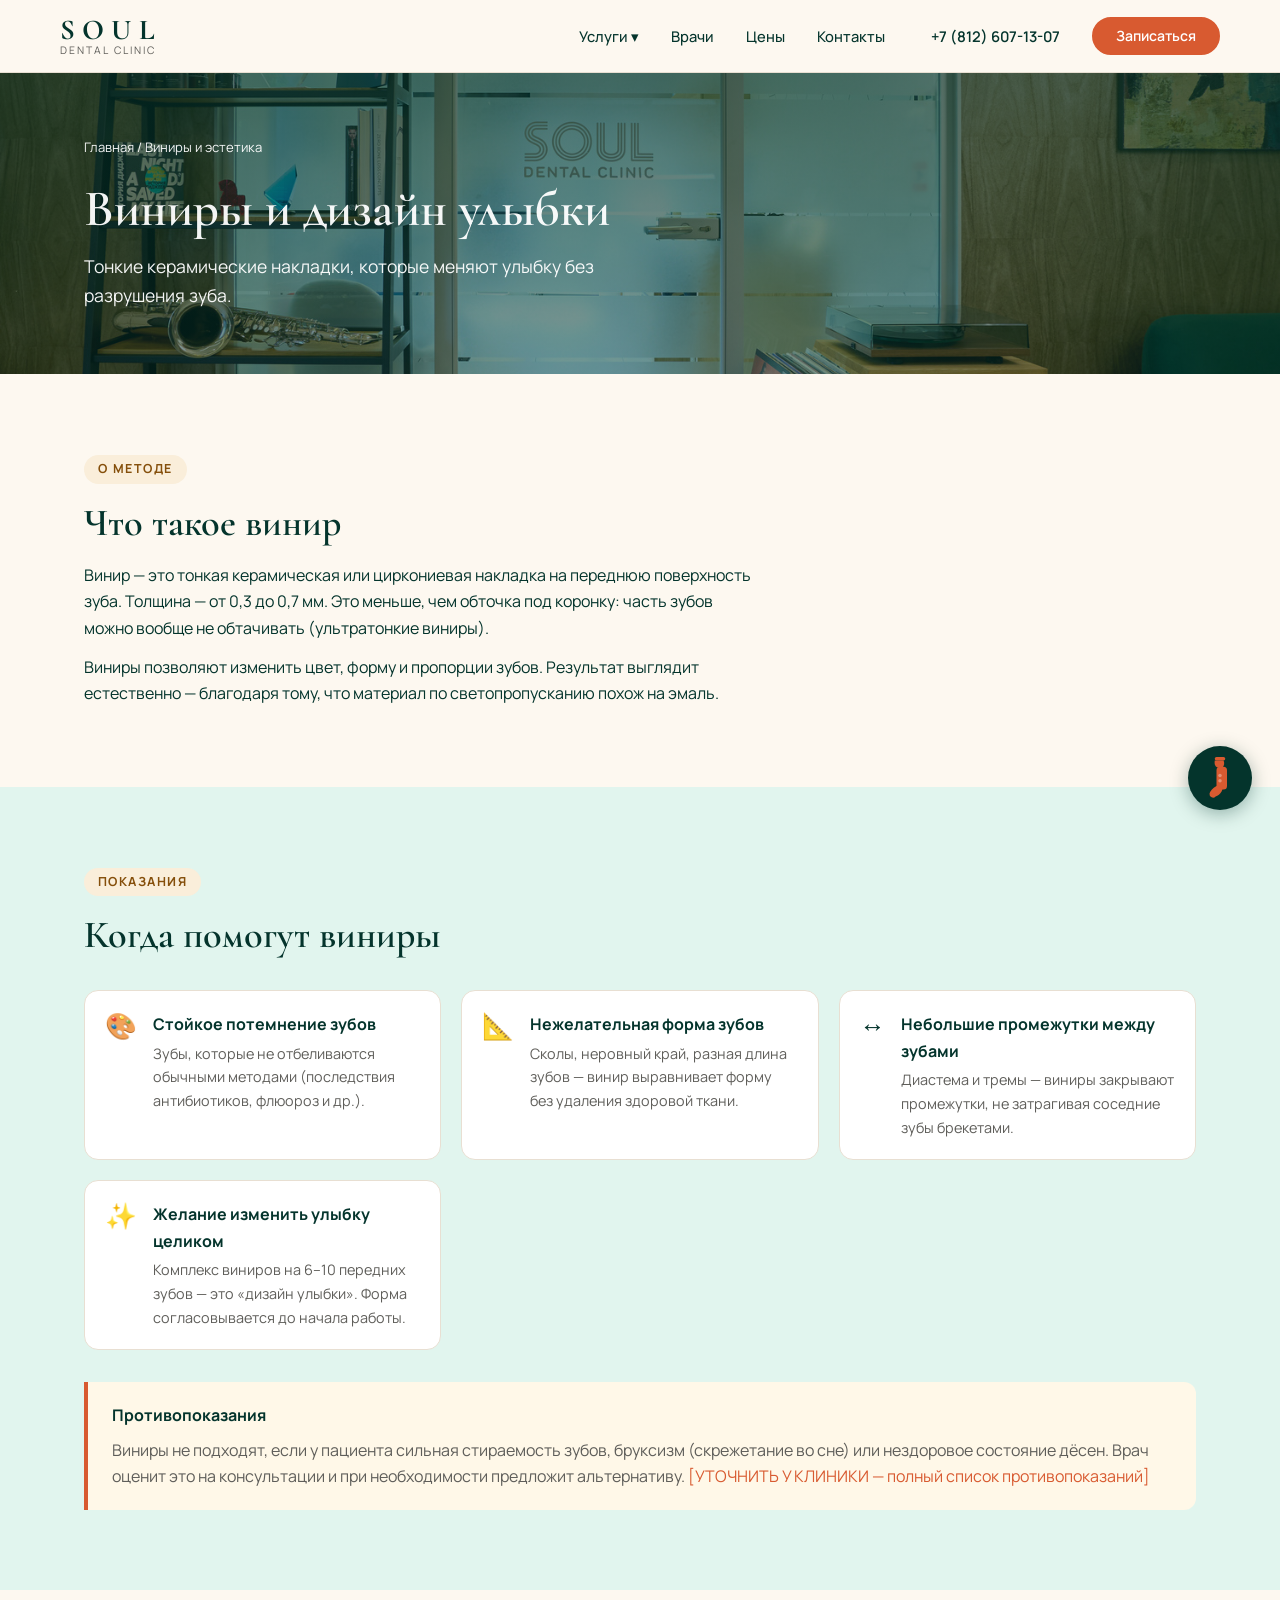
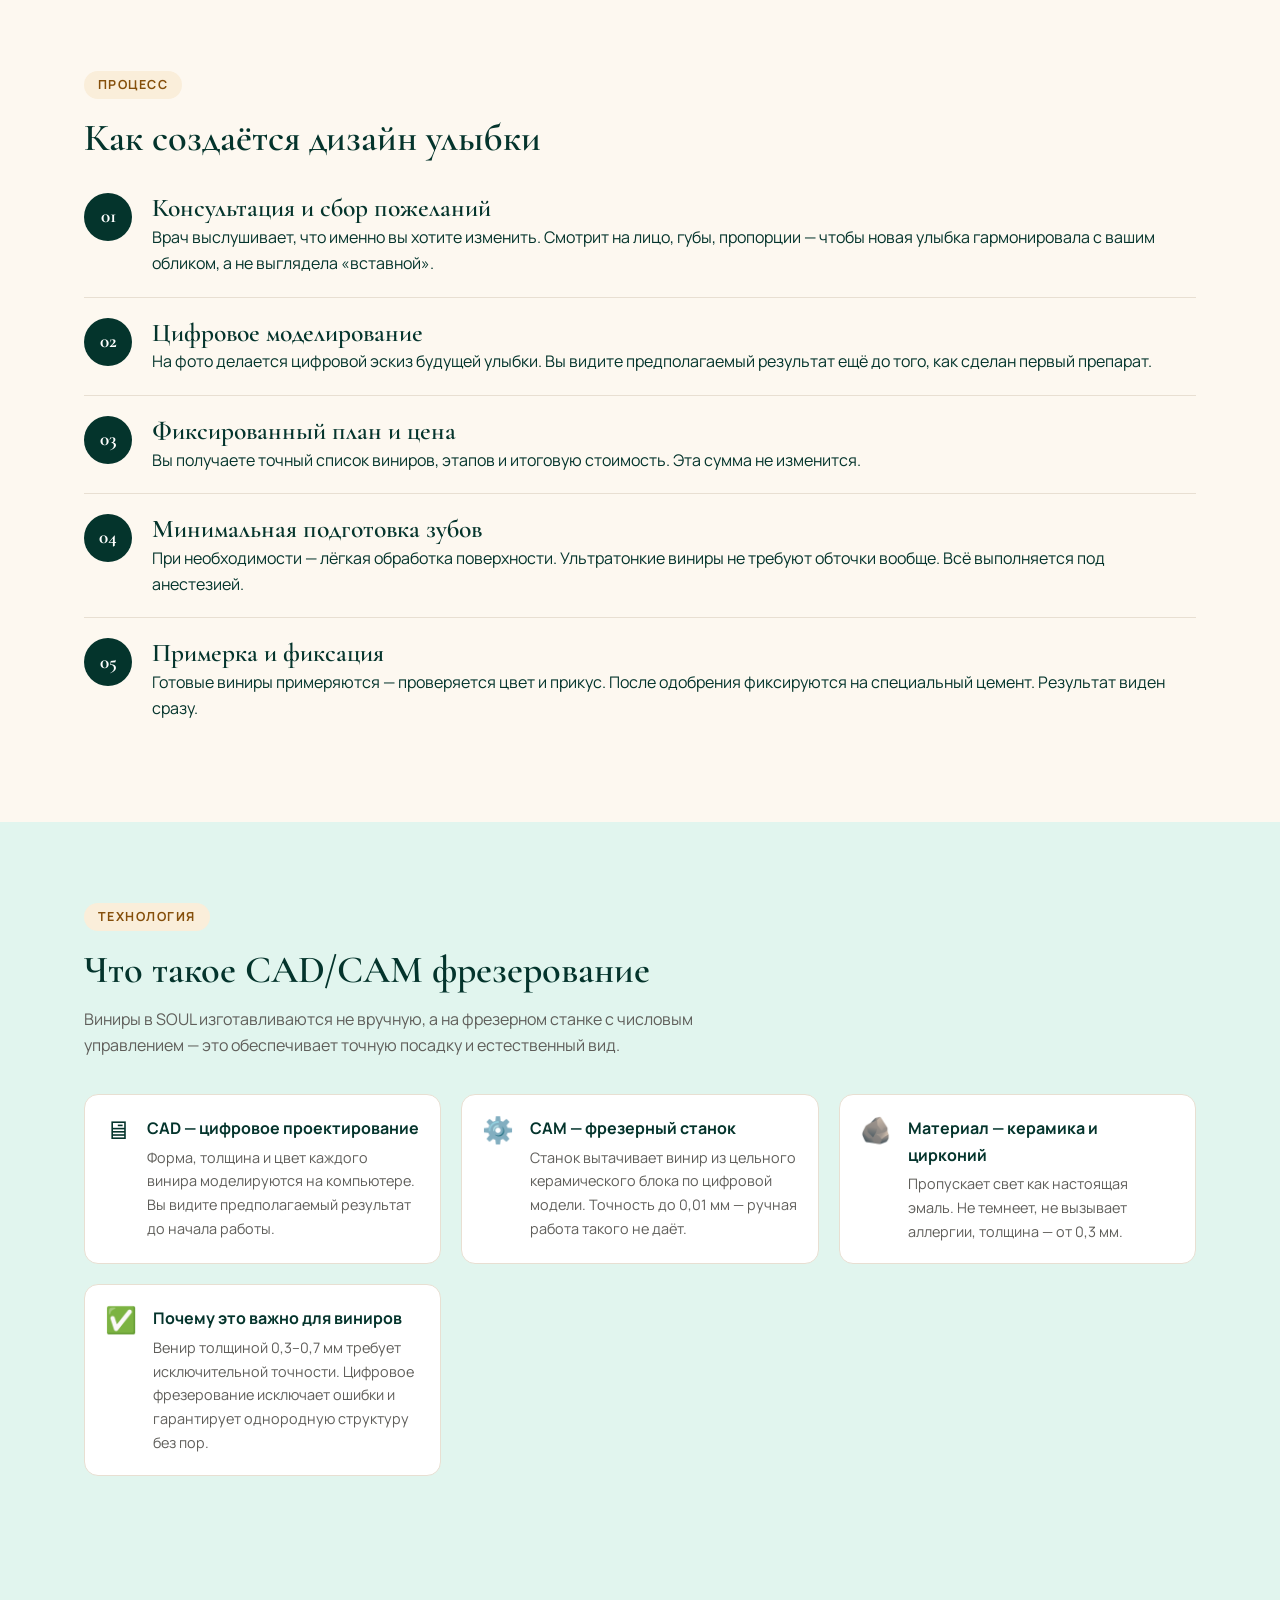
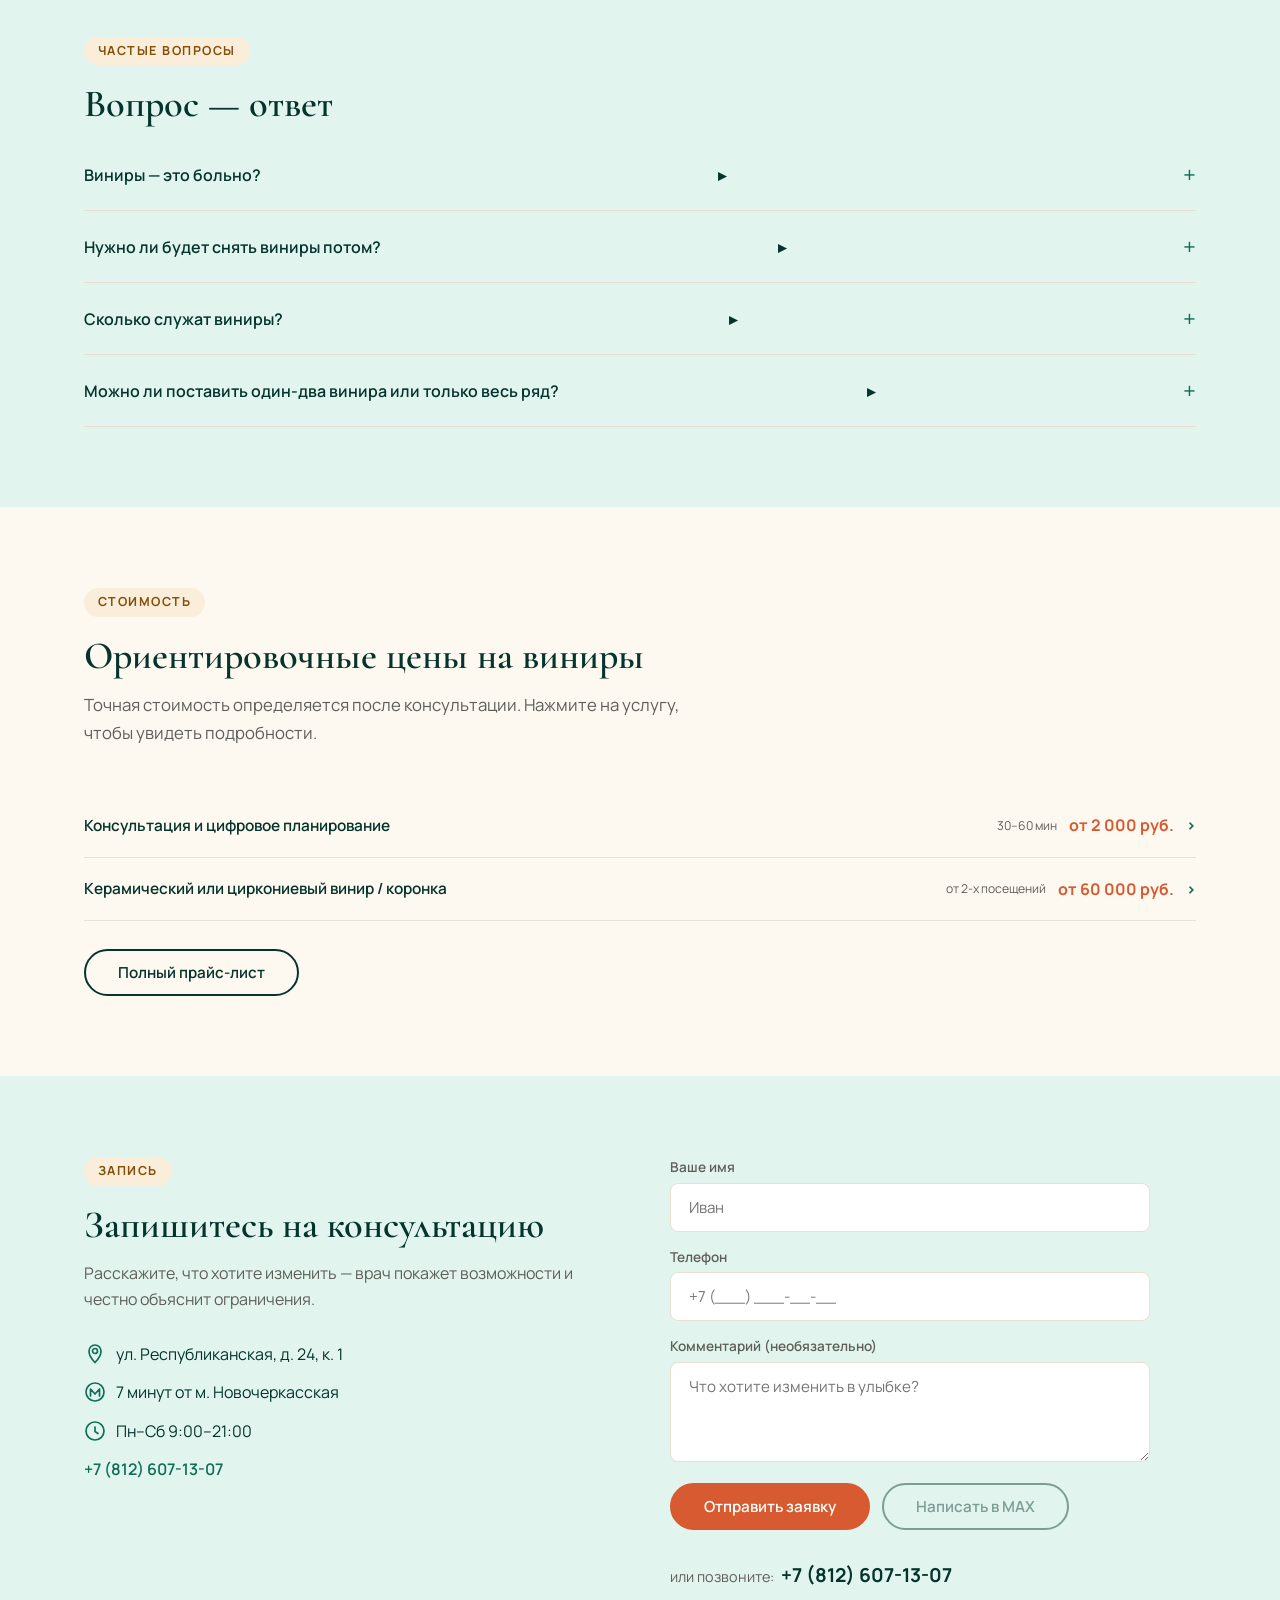
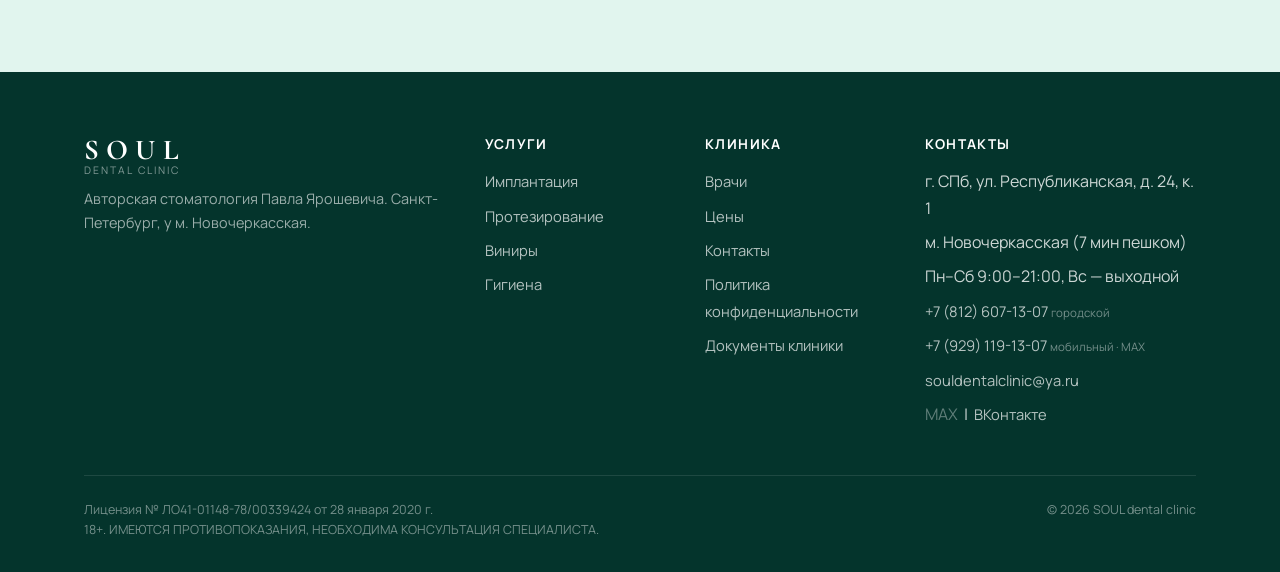
<file: viniry.html>
<!DOCTYPE html>
<html lang="ru">
<head>
  <meta charset="UTF-8">
  <meta name="viewport" content="width=device-width, initial-scale=1.0">
  <title>Виниры и эстетическая стоматология в СПб у м. Новочеркасская — SOUL dental clinic</title>
  <meta name="description" content="Виниры и дизайн улыбки в Санкт-Петербурге у м. Новочеркасская. Тонкие керамические и циркониевые виниры. SOUL dental clinic — авторская клиника Павла Ярошевича.">
  <link rel="icon" href="favicon.svg" type="image/svg+xml">
  <meta property="og:type" content="website">
  <meta property="og:title" content="Виниры и эстетическая стоматология в СПб | SOUL dental clinic">
  <meta property="og:description" content="Виниры, ультраниры, голливудская улыбка. Дизайн улыбки без разрушения зубов.">
  <meta property="og:image" content="https://souldental.ru/uploads/s/b/p/5/bp5zllpjg2pz/img/full_6D7gZtCU.jpeg">
  <meta property="og:url" content="https://souldental.ru/viniry.html">
  <meta property="og:locale" content="ru_RU">
  <meta name="twitter:card" content="summary_large_image">
  <link rel="stylesheet" href="style.css">
</head>
<body>

<!-- ===== ШАПКА ===== -->
<header class="header">
  <div class="header__inner">
    <a href="index.html" class="logo">
      <span class="logo__soul">SOUL</span>
      <span class="logo__sub">dental clinic</span>
    </a>
    <button class="burger" id="burger" aria-label="Меню">
      <span></span><span></span><span></span>
    </button>
    <nav class="nav" id="nav">
      <div class="nav__item">
        <a href="#" class="nav__link">Услуги ▾</a>
        <div class="nav__dropdown">
          <a href="implantatsiya.html">Имплантация</a>
          <a href="protezirovanie.html">Протезирование</a>
          <a href="viniry.html">Виниры и эстетика</a>
          <a href="gigiena.html">Гигиена и лечение</a>
        </div>
      </div>
      <div class="nav__item"><a href="vrachi.html" class="nav__link">Врачи</a></div>
      <div class="nav__item"><a href="tseny.html" class="nav__link">Цены</a></div>
      <div class="nav__item"><a href="kontakty.html" class="nav__link">Контакты</a></div>
    </nav>
    <a href="tel:+78126071307" class="header__phone">+7 (812) 607-13-07</a>
    <a href="kontakty.html#zapis" class="btn btn--accent btn--sm header__cta">Записаться</a>
  </div>
</header>

<!-- ===== ГЕРОЙ СТРАНИЦЫ ===== -->
<section class="page-hero page-hero--photo" style="background-image:linear-gradient(rgba(4,52,44,.68),rgba(4,52,44,.5)),url('img/gal_full_HyCqC3QC.jpeg')">
  <div class="container">
    <div class="breadcrumb">
      <a href="index.html">Главная</a> / Виниры и эстетика
    </div>
    <h1>Виниры и дизайн улыбки</h1>
    <p class="page-hero__sub">Тонкие керамические накладки, которые меняют улыбку без разрушения зуба.</p>
  </div>
</section>

<!-- ===== ЧТО ТАКОЕ ВИНИР ===== -->
<section class="section">
  <div class="container">
    <div style="max-width:680px">
      <span class="section-label">О методе</span>
      <h2>Что такое винир</h2>
      <p style="margin-top:16px">Винир — это тонкая керамическая или циркониевая накладка на переднюю поверхность зуба. Толщина — от 0,3 до 0,7 мм. Это меньше, чем обточка под коронку: часть зубов можно вообще не обтачивать (ультратонкие виниры).</p>
      <p style="margin-top:12px">Виниры позволяют изменить цвет, форму и пропорции зубов. Результат выглядит естественно — благодаря тому, что материал по светопропусканию похож на эмаль.</p>
    </div>
  </div>
</section>

<!-- ===== КОГДА ЭТО НУЖНО ===== -->
<section class="section section--mint">
  <div class="container">
    <span class="section-label">Показания</span>
    <h2 class="section-title">Когда помогут виниры</h2>
    <div class="indications-grid">
      <div class="indication-item">
        <div class="indication-item__icon">🎨</div>
        <div>
          <strong>Стойкое потемнение зубов</strong>
          <p>Зубы, которые не отбеливаются обычными методами (последствия антибиотиков, флюороз и др.).</p>
        </div>
      </div>
      <div class="indication-item">
        <div class="indication-item__icon">📐</div>
        <div>
          <strong>Нежелательная форма зубов</strong>
          <p>Сколы, неровный край, разная длина зубов — винир выравнивает форму без удаления здоровой ткани.</p>
        </div>
      </div>
      <div class="indication-item">
        <div class="indication-item__icon">↔️</div>
        <div>
          <strong>Небольшие промежутки между зубами</strong>
          <p>Диастема и тремы — виниры закрывают промежутки, не затрагивая соседние зубы брекетами.</p>
        </div>
      </div>
      <div class="indication-item">
        <div class="indication-item__icon">✨</div>
        <div>
          <strong>Желание изменить улыбку целиком</strong>
          <p>Комплекс виниров на 6–10 передних зубов — это «дизайн улыбки». Форма согласовывается до начала работы.</p>
        </div>
      </div>
    </div>

    <div style="background:#fff8e8;border-left:4px solid var(--accent);padding:20px 24px;border-radius:0 12px 12px 0;margin-top:32px">
      <strong>Противопоказания</strong>
      <p style="margin-top:8px;color:var(--muted)">Виниры не подходят, если у пациента сильная стираемость зубов, бруксизм (скрежетание во сне) или нездоровое состояние дёсен. Врач оценит это на консультации и при необходимости предложит альтернативу. <span style="color:var(--accent)">[УТОЧНИТЬ У КЛИНИКИ — полный список противопоказаний]</span></p>
    </div>
  </div>
</section>

<!-- ===== КАК ПРОХОДИТ ===== -->
<section class="section">
  <div class="container">
    <span class="section-label">Процесс</span>
    <h2 class="section-title">Как создаётся дизайн улыбки</h2>
    <div class="steps">
      <div class="step">
        <div class="step__num">01</div>
        <div>
          <h3>Консультация и сбор пожеланий</h3>
          <p>Врач выслушивает, что именно вы хотите изменить. Смотрит на лицо, губы, пропорции — чтобы новая улыбка гармонировала с вашим обликом, а не выглядела «вставной».</p>
        </div>
      </div>
      <div class="step">
        <div class="step__num">02</div>
        <div>
          <h3>Цифровое моделирование</h3>
          <p>На фото делается цифровой эскиз будущей улыбки. Вы видите предполагаемый результат ещё до того, как сделан первый препарат.</p>
        </div>
      </div>
      <div class="step">
        <div class="step__num">03</div>
        <div>
          <h3>Фиксированный план и цена</h3>
          <p>Вы получаете точный список виниров, этапов и итоговую стоимость. Эта сумма не изменится.</p>
        </div>
      </div>
      <div class="step">
        <div class="step__num">04</div>
        <div>
          <h3>Минимальная подготовка зубов</h3>
          <p>При необходимости — лёгкая обработка поверхности. Ультратонкие виниры не требуют обточки вообще. Всё выполняется под анестезией.</p>
        </div>
      </div>
      <div class="step">
        <div class="step__num">05</div>
        <div>
          <h3>Примерка и фиксация</h3>
          <p>Готовые виниры примеряются — проверяется цвет и прикус. После одобрения фиксируются на специальный цемент. Результат виден сразу.</p>
        </div>
      </div>
    </div>
  </div>
</section>

<!-- ===== CAD/CAM ===== -->
<section class="section section--mint">
  <div class="container">
    <span class="section-label">Технология</span>
    <h2 class="section-title">Что такое CAD/CAM фрезерование</h2>
    <p style="color:var(--muted);max-width:680px;margin-bottom:36px">Виниры в SOUL изготавливаются не вручную, а на фрезерном станке с числовым управлением — это обеспечивает точную посадку и естественный вид.</p>
    <div class="indications-grid">
      <div class="indication-item">
        <div class="indication-item__icon">🖥</div>
        <div>
          <strong>CAD — цифровое проектирование</strong>
          <p>Форма, толщина и цвет каждого винира моделируются на компьютере. Вы видите предполагаемый результат до начала работы.</p>
        </div>
      </div>
      <div class="indication-item">
        <div class="indication-item__icon">⚙️</div>
        <div>
          <strong>CAM — фрезерный станок</strong>
          <p>Станок вытачивает винир из цельного керамического блока по цифровой модели. Точность до 0,01 мм — ручная работа такого не даёт.</p>
        </div>
      </div>
      <div class="indication-item">
        <div class="indication-item__icon">🪨</div>
        <div>
          <strong>Материал — керамика и цирконий</strong>
          <p>Пропускает свет как настоящая эмаль. Не темнеет, не вызывает аллергии, толщина — от 0,3 мм.</p>
        </div>
      </div>
      <div class="indication-item">
        <div class="indication-item__icon">✅</div>
        <div>
          <strong>Почему это важно для виниров</strong>
          <p>Венир толщиной 0,3–0,7 мм требует исключительной точности. Цифровое фрезерование исключает ошибки и гарантирует однородную структуру без пор.</p>
        </div>
      </div>
    </div>
  </div>
</section>

<!-- ===== ВОПРОС-ОТВЕТ ===== -->
<section class="section section--mint">
  <div class="container">
    <span class="section-label">Частые вопросы</span>
    <h2 class="section-title">Вопрос — ответ</h2>
    <div class="faq">
      <div class="faq-item">
        <button class="faq-item__q" onclick="toggleFaq(this)">
          Виниры — это больно? <span class="faq-item__arrow">▸</span>
        </button>
        <div class="faq-item__a">
          <p>Нет. Подготовка зубов выполняется под местной анестезией. Ультратонкие виниры не требуют обточки совсем — то есть анестезия может не понадобиться вообще.</p>
        </div>
      </div>
      <div class="faq-item">
        <button class="faq-item__q" onclick="toggleFaq(this)">
          Нужно ли будет снять виниры потом? <span class="faq-item__arrow">▸</span>
        </button>
        <div class="faq-item__a">
          <p>Виниры — постоянная конструкция. Снять и вернуть всё «как было» нельзя: даже минимальная обточка является необратимой. Именно поэтому мы уделяем столько времени планированию и цифровому моделированию — вы должны быть уверены в решении.</p>
        </div>
      </div>
      <div class="faq-item">
        <button class="faq-item__q" onclick="toggleFaq(this)">
          Сколько служат виниры? <span class="faq-item__arrow">▸</span>
        </button>
        <div class="faq-item__a">
          <p>При правильном уходе — долго. Конкретные сроки зависят от материала и индивидуальных особенностей пациента <span style="color:var(--accent)">[УТОЧНИТЬ У КЛИНИКИ — гарантийные сроки]</span>. Твёрдая пища, бруксизм и игнорирование гигиены сокращают срок службы любой конструкции.</p>
        </div>
      </div>
      <div class="faq-item">
        <button class="faq-item__q" onclick="toggleFaq(this)">
          Можно ли поставить один-два винира или только весь ряд? <span class="faq-item__arrow">▸</span>
        </button>
        <div class="faq-item__a">
          <p>Можно и один. Но при установке нескольких виниров важно подобрать цвет так, чтобы они совпадали с соседними зубами. Врач покажет, как будет выглядеть результат на этапе планирования.</p>
        </div>
      </div>
    </div>
  </div>
</section>

<!-- ===== ЦЕНЫ ===== -->
<section class="section">
  <div class="container">
    <span class="section-label">Стоимость</span>
    <h2 class="section-title">Ориентировочные цены на виниры</h2>
    <p class="section-subtitle">Точная стоимость определяется после консультации. Нажмите на услугу, чтобы увидеть подробности.</p>

    <div class="price-item">
      <details class="price-details">
        <summary class="price-summary">
          <span class="price-summary__name">Консультация и цифровое планирование</span>
          <span class="price-summary__meta">30–60 мин</span>
          <span class="price-summary__price">от 2 000 руб.</span>
          <span class="price-summary__arrow">›</span>
        </summary>
        <div class="price-expand">
          <ul>
            <li>Осмотр, обсуждение пожеланий, оценка состояния зубов и дёсен</li>
            <li>Цифровой эскиз будущей улыбки (Digital Smile Design) — вы видите результат до начала работы</li>
            <li>Составление плана и фиксация итоговой стоимости</li>
          </ul>
        </div>
      </details>
    </div>

    <div class="price-item">
      <details class="price-details">
        <summary class="price-summary">
          <span class="price-summary__name">Керамический или циркониевый винир / коронка</span>
          <span class="price-summary__meta">от 2-х посещений</span>
          <span class="price-summary__price">от 60 000 руб.</span>
          <span class="price-summary__arrow">›</span>
        </summary>
        <div class="price-expand">
          <ul>
            <li>Минимальная обработка тканей зуба — под профессиональной оптикой</li>
            <li>Цифровые оттиски и 3D-принтер: пробный макет до обработки зубов</li>
            <li>Материал по светопропусканию близок к эмали — результат выглядит естественно</li>
            <li>Сотрудничаем с лучшими зубными техниками России и Европы</li>
          </ul>
          <table class="price-sub">
            <tr>
              <td>Восстановление зуба из IMax или диоксида циркония</td>
              <td>60 000 руб.</td>
            </tr>
            <tr>
              <td>Восстановление высокой сложности с эксклюзивной эстетикой</td>
              <td>70 000–85 000 руб.</td>
            </tr>
          </table>
        </div>
      </details>
    </div>

    <a href="tseny.html" class="btn btn--outline" style="margin-top:28px">Полный прайс-лист</a>
  </div>
</section>

<!-- ===== ФОРМА ===== -->
<section class="section section--mint" id="zapis">
  <div class="container">
    <div class="grid-form">
      <div>
        <span class="section-label">Запись</span>
        <h2>Запишитесь на консультацию</h2>
        <p style="color:var(--muted);margin-top:12px">Расскажите, что хотите изменить — врач покажет возможности и честно объяснит ограничения.</p>
        <div style="margin-top:28px;display:flex;flex-direction:column;gap:12px">
          <div class="contact-info-row"><svg width="22" height="22" viewBox="0 0 22 22" fill="none" xmlns="http://www.w3.org/2000/svg" aria-hidden="true"><path d="M11 2C7.7 2 5 4.7 5 8c0 5.5 6 11.5 6 11.5S17 13.5 17 8c0-3.3-2.7-6-6-6z" stroke="currentColor" stroke-width="1.7"/><circle cx="11" cy="8" r="2.5" stroke="currentColor" stroke-width="1.7"/></svg> ул. Республиканская, д. 24, к. 1</div>
          <div class="contact-info-row"><svg width="22" height="22" viewBox="0 0 22 22" fill="none" xmlns="http://www.w3.org/2000/svg" aria-hidden="true"><circle cx="11" cy="11" r="9" stroke="currentColor" stroke-width="1.7"/><path d="M6.5 15V8L11 13L15.5 8V15" stroke="currentColor" stroke-width="1.7" stroke-linecap="round" stroke-linejoin="round"/></svg> 7 минут от м. Новочеркасская</div>
          <div class="contact-info-row"><svg width="22" height="22" viewBox="0 0 22 22" fill="none" xmlns="http://www.w3.org/2000/svg" aria-hidden="true"><circle cx="11" cy="11" r="9" stroke="currentColor" stroke-width="1.7"/><path d="M11 7V11.5L14 13.5" stroke="currentColor" stroke-width="1.7" stroke-linecap="round" stroke-linejoin="round"/></svg> Пн–Сб 9:00–21:00</div>
          <div><a href="tel:+78126071307" style="font-weight:600">+7 (812) 607-13-07</a></div>
        </div>
      </div>
      <div>
        <form class="form-record" id="formVin" onsubmit="sendForm(event, 'formVin')">
          <div>
            <label for="name4">Ваше имя</label>
            <input type="text" id="name4" name="name" placeholder="Иван" required>
          </div>
          <div>
            <label for="phone4">Телефон</label>
            <input type="tel" id="phone4" name="phone" placeholder="+7 (___) ___-__-__" required>
          </div>
          <div>
            <label for="comment4">Комментарий (необязательно)</label>
            <textarea id="comment4" name="comment" placeholder="Что хотите изменить в улыбке?"></textarea>
          </div>
          <div class="form-record__success" id="success-formVin">
            ✓ Спасибо! Мы перезвоним вам в ближайшее время.
          </div>
          <div class="form-record__buttons">
            <button type="submit" class="btn btn--accent">Отправить заявку</button>
            <!-- [УТОЧНИТЬ У КЛИНИКИ — пригласительная ссылка MAX формата max.ru/join/...] -->
            <button type="button" class="btn btn--outline btn-max-pending" onclick="showMaxPending(event)">Написать в MAX</button>
          </div>
          <p class="form-record__phone">или позвоните: <a href="tel:+78126071307">+7 (812) 607-13-07</a></p>
        </form>
      </div>
    </div>
  </div>
</section>

<!-- ===== ФУТЕР ===== -->
<footer class="footer">
  <div class="container">
    <div class="footer__grid">
      <div>
        <a href="index.html" class="logo footer__logo">
          <span class="logo__soul">SOUL</span>
          <span class="logo__sub">dental clinic</span>
        </a>
        <p class="footer__desc">Авторская стоматология Павла Ярошевича. Санкт-Петербург, у м. Новочеркасская.</p>
      </div>
      <div>
        <h4>Услуги</h4>
        <ul class="footer__links">
          <li><a href="implantatsiya.html">Имплантация</a></li>
          <li><a href="protezirovanie.html">Протезирование</a></li>
          <li><a href="viniry.html">Виниры</a></li>
          <li><a href="gigiena.html">Гигиена</a></li>
        </ul>
      </div>
      <div>
        <h4>Клиника</h4>
        <ul class="footer__links">
          <li><a href="vrachi.html">Врачи</a></li>
          <li><a href="tseny.html">Цены</a></li>
          <li><a href="kontakty.html">Контакты</a></li>
          <li><a href="#">Политика конфиденциальности</a></li>
          <li><a href="#">Документы клиники</a></li>
        </ul>
      </div>
      <div>
        <h4>Контакты</h4>
        <ul class="footer__links">
          <li>г. СПб, ул. Республиканская, д. 24, к. 1</li>
          <li>м. Новочеркасская (7 мин пешком)</li>
          <li>Пн–Сб 9:00–21:00, Вс — выходной</li>
          <li><a href="tel:+78126071307">+7 (812) 607-13-07</a> <span class="phone-label">городской</span></li>
          <li><a href="tel:+79291191307">+7 (929) 119-13-07</a> <span class="phone-label">мобильный · MAX</span></li>
          <li><a href="mailto:souldentalclinic@ya.ru">souldentalclinic@ya.ru</a></li>
          <li><!-- [УТОЧНИТЬ У КЛИНИКИ — пригласительная ссылка MAX формата max.ru/join/...] -->
          <span class="max-link-pending" onclick="showMaxPending(event)">MAX</span> &nbsp;|&nbsp; <a href="https://vk.com/souldental" target="_blank">ВКонтакте</a></li>
        </ul>
      </div>
    </div>
    <div class="footer__bottom">
      <div class="footer__legal">
        Лицензия № ЛО41-01148-78/00339424 от 28 января 2020 г.<br>
        18+. ИМЕЮТСЯ ПРОТИВОПОКАЗАНИЯ, НЕОБХОДИМА КОНСУЛЬТАЦИЯ СПЕЦИАЛИСТА.
      </div>
      <div class="footer__legal">© 2026 SOUL dental clinic</div>
    </div>
  </div>
</footer>

<a href="kontakty.html#zapis" class="btn btn--accent float-btn" id="floatBtn">Записаться</a>

<!-- Vinyl music player -->
<button class="sax-btn" id="vinylBtn" aria-label="Музыка клиники">
  <svg class="sax-icon" viewBox="0 0 28 48" fill="currentColor" xmlns="http://www.w3.org/2000/svg">
    <rect x="8" y="0" width="12" height="4" rx="2"/>
    <path d="M8 4 Q7 10 11 12 L17 12 Q20 8 18 4 Z"/>
    <path d="M10 11 h8 a4 4 0 0 1 4 4 v18 a4 4 0 0 1 -4 4 h-4 a4 4 0 0 1 -4 -4 V15 a4 4 0 0 1 4 -4z"/>
    <path d="M10 33 Q3 37 2 42 a4 4 0 0 0 7 3 Q13 44 16 39 L18 33 Z"/>
    <circle cx="14" cy="21" r="2" fill="rgba(255,255,255,0.35)"/>
    <circle cx="14" cy="27" r="2" fill="rgba(255,255,255,0.35)"/>
  </svg>
</button>
<script src="script.js"></script>
</body>
</html>
</file>
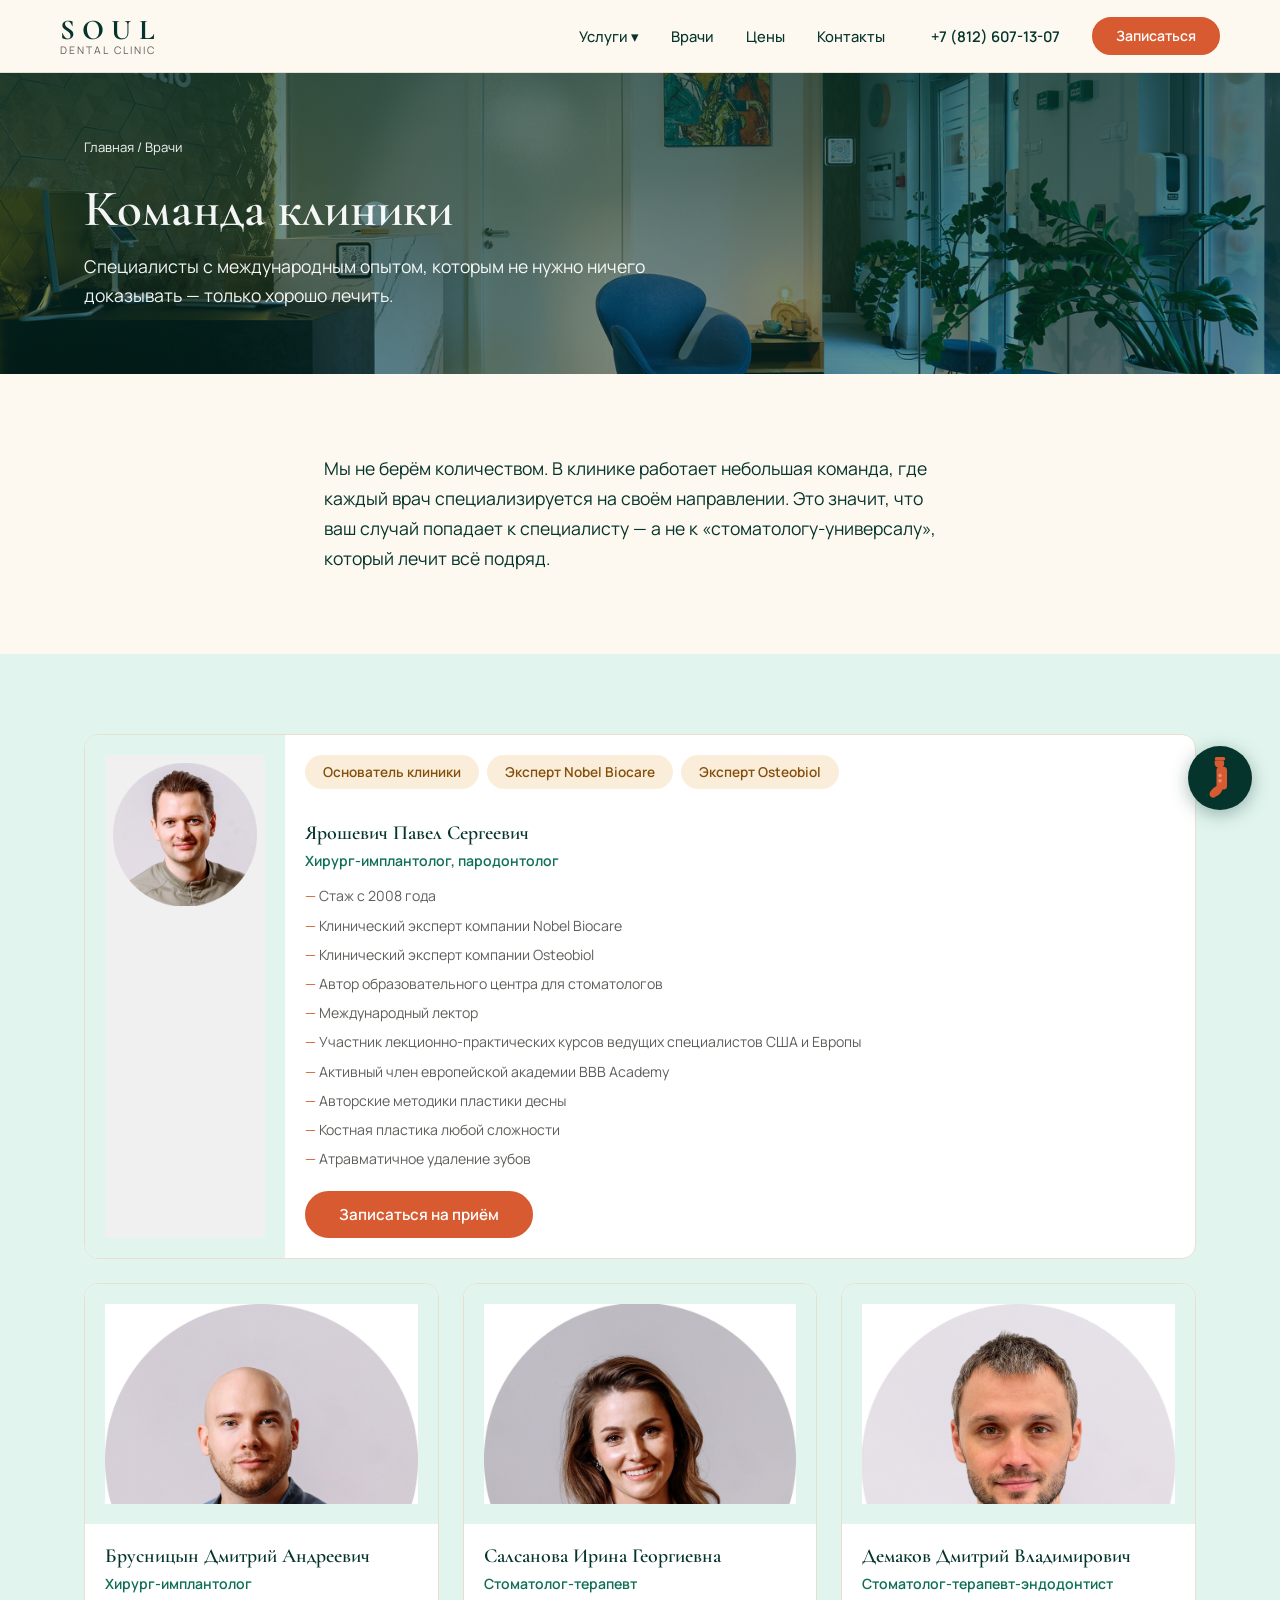
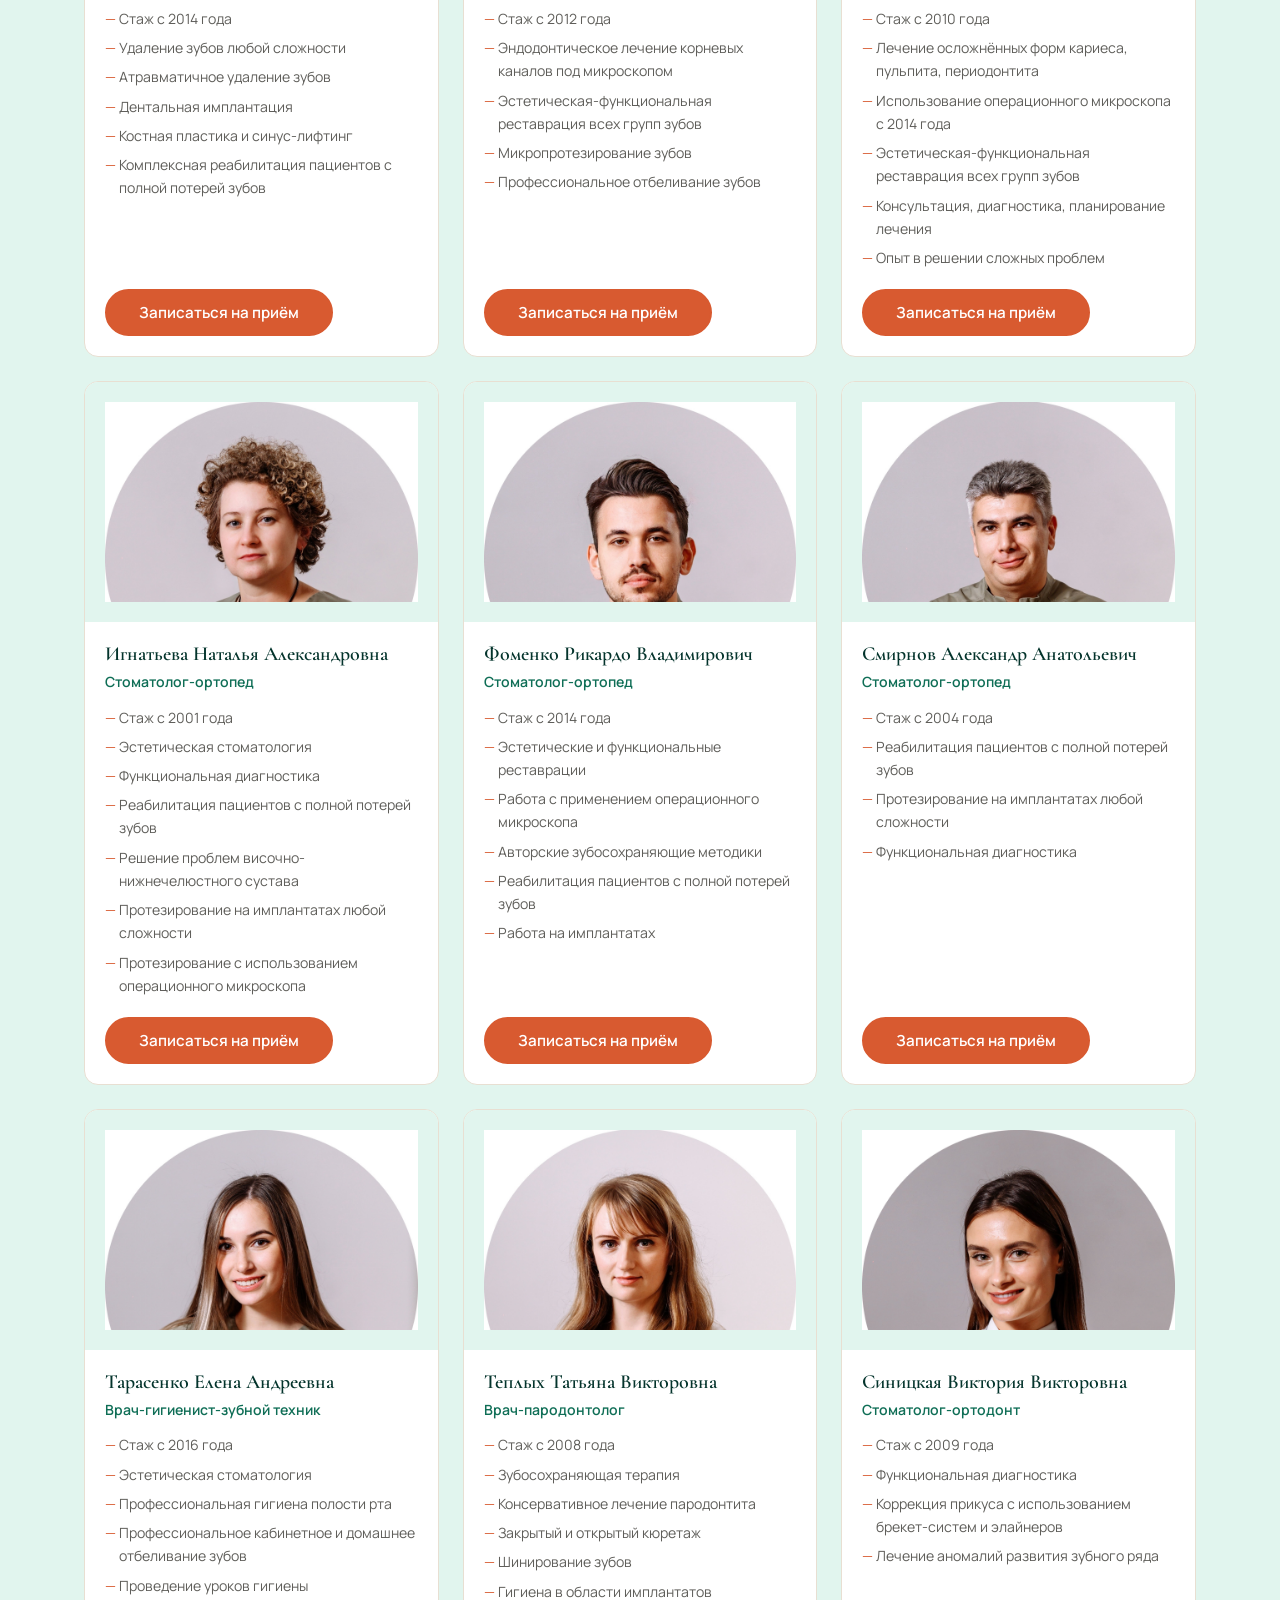
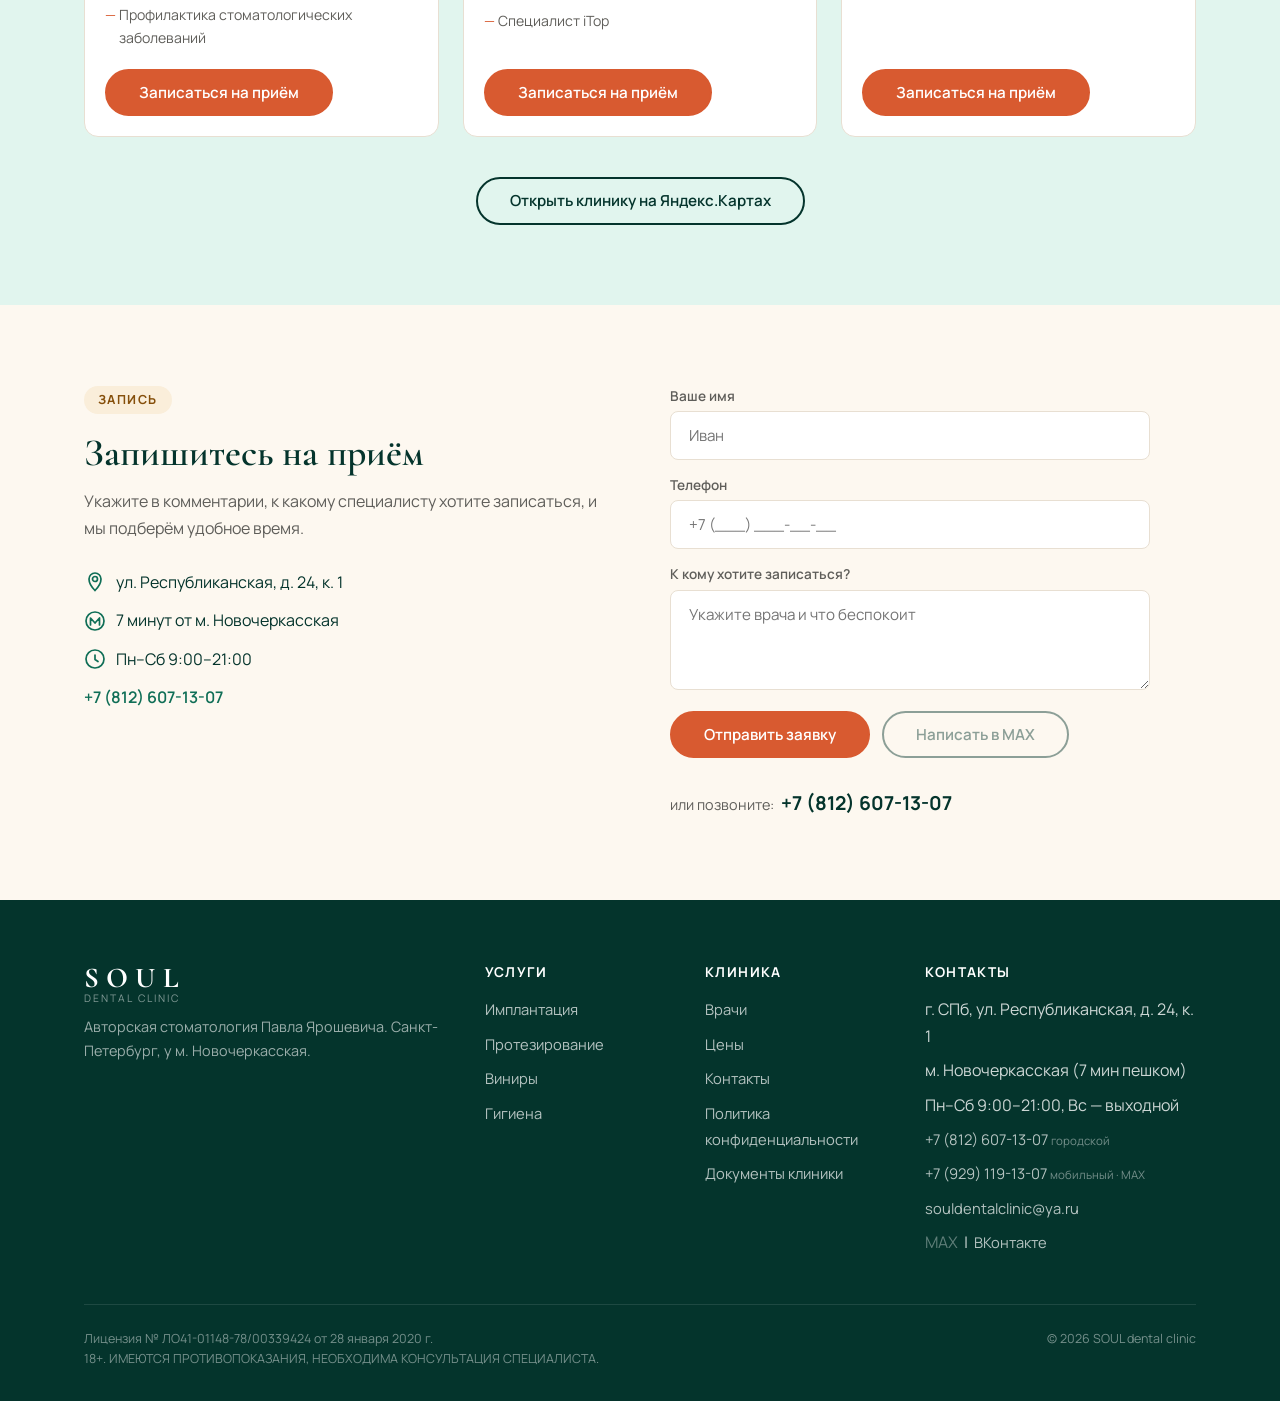
<file: vrachi.html>
<!DOCTYPE html>
<html lang="ru">
<head>
  <meta charset="UTF-8">
  <meta name="viewport" content="width=device-width, initial-scale=1.0">
  <title>Врачи стоматологи в СПб у м. Новочеркасская — SOUL dental clinic</title>
  <meta name="description" content="Команда врачей SOUL dental clinic в Санкт-Петербурге у м. Новочеркасская. Хирург-имплантолог Павел Ярошевич и специалисты клиники.">
  <link rel="icon" href="favicon.svg" type="image/svg+xml">
  <meta property="og:type" content="website">
  <meta property="og:title" content="Врачи стоматологи — SOUL dental clinic | Санкт-Петербург">
  <meta property="og:description" content="Команда SOUL dental clinic. Хирург-имплантолог Павел Ярошевич и специалисты клиники.">
  <meta property="og:image" content="https://souldental.ru/uploads/s/b/p/5/bp5zllpjg2pz/img/full_6D7gZtCU.jpeg">
  <meta property="og:url" content="https://souldental.ru/vrachi.html">
  <meta property="og:locale" content="ru_RU">
  <meta name="twitter:card" content="summary_large_image">
  <link rel="stylesheet" href="style.css">
</head>
<body>

<!-- ===== ШАПКА ===== -->
<header class="header">
  <div class="header__inner">
    <a href="index.html" class="logo">
      <span class="logo__soul">SOUL</span>
      <span class="logo__sub">dental clinic</span>
    </a>
    <button class="burger" id="burger" aria-label="Меню">
      <span></span><span></span><span></span>
    </button>
    <nav class="nav" id="nav">
      <div class="nav__item">
        <a href="#" class="nav__link">Услуги ▾</a>
        <div class="nav__dropdown">
          <a href="implantatsiya.html">Имплантация</a>
          <a href="protezirovanie.html">Протезирование</a>
          <a href="viniry.html">Виниры и эстетика</a>
          <a href="gigiena.html">Гигиена и лечение</a>
        </div>
      </div>
      <div class="nav__item"><a href="vrachi.html" class="nav__link">Врачи</a></div>
      <div class="nav__item"><a href="tseny.html" class="nav__link">Цены</a></div>
      <div class="nav__item"><a href="kontakty.html" class="nav__link">Контакты</a></div>
    </nav>
    <a href="tel:+78126071307" class="header__phone">+7 (812) 607-13-07</a>
    <a href="kontakty.html#zapis" class="btn btn--accent btn--sm header__cta">Записаться</a>
  </div>
</header>

<!-- ===== ГЕРОЙ СТРАНИЦЫ ===== -->
<section class="page-hero page-hero--photo" style="background-image:linear-gradient(rgba(4,52,44,.68),rgba(4,52,44,.5)),url('img/gal_full_VvaE3MBl.jpeg')">
  <div class="container">
    <div class="breadcrumb">
      <a href="index.html">Главная</a> / Врачи
    </div>
    <h1>Команда клиники</h1>
    <p class="page-hero__sub">Специалисты с международным опытом, которым не нужно ничего доказывать — только хорошо лечить.</p>
  </div>
</section>

<!-- ===== ФИЛОСОФИЯ ===== -->
<section class="section">
  <div class="container" style="max-width:680px">
    <p style="font-size:1.1rem;line-height:1.7">Мы не берём количеством. В клинике работает небольшая команда, где каждый врач специализируется на своём направлении. Это значит, что ваш случай попадает к специалисту — а не к «стоматологу-универсалу», который лечит всё подряд.</p>
  </div>
</section>

<!-- ===== КАРТОЧКИ ВРАЧЕЙ ===== -->
<section class="section section--mint">
  <div class="container">
    <div class="doctors-grid">

      <!-- 1. Основатель — данные с souldental.ru -->
      <div class="card-doctor card-doctor--founder">
        <div class="card-doctor__photo">
          <img src="img/doctor-yaroshevich.png" alt="Ярошевич Павел Сергеевич — хирург-имплантолог, пародонтолог, основатель SOUL dental clinic" class="doctor-photo-img" style="object-fit:contain;background:#f0f0f0;padding:8px">
        </div>
        <div class="card-doctor__info">
          <div style="display:flex;flex-wrap:wrap;gap:8px;margin-bottom:12px">
            <div class="badge">Основатель клиники</div>
            <div class="badge">Эксперт Nobel Biocare</div>
            <div class="badge">Эксперт Osteobiol</div>
          </div>
          <h2 class="card-doctor__name">Ярошевич Павел Сергеевич</h2>
          <p class="card-doctor__spec">Хирург-имплантолог, пародонтолог</p>
          <ul class="card-doctor__facts">
            <li>Стаж с 2008 года</li>
            <li>Клинический эксперт компании Nobel Biocare</li>
            <li>Клинический эксперт компании Osteobiol</li>
            <li>Автор образовательного центра для стоматологов</li>
            <li>Международный лектор</li>
            <li>Участник лекционно-практических курсов ведущих специалистов США и Европы</li>
            <li>Активный член европейской академии BBB Academy</li>
            <li>Авторские методики пластики десны</li>
            <li>Костная пластика любой сложности</li>
            <li>Атравматичное удаление зубов</li>
          </ul>
          <div class="card-doctor__actions">
            <a href="kontakty.html#zapis" class="btn btn--accent">Записаться на приём</a>
            <!-- УТОЧНИТЬ У КЛИНИКИ — персональная ссылка на профиль врача на отзовике -->
          </div>
        </div>
      </div>

      <!-- 2. Брусницын Дмитрий Андреевич — данные с souldental.ru -->
      <div class="card-doctor">
        <div class="card-doctor__photo">
          <img src="img/doctor-brusnitsyn.jpg" alt="Брусницын Дмитрий Андреевич — хирург-имплантолог SOUL dental clinic" class="doctor-photo-img">
        </div>
        <div class="card-doctor__info">
          <h3 class="card-doctor__name">Брусницын Дмитрий Андреевич</h3>
          <p class="card-doctor__spec">Хирург-имплантолог</p>
          <ul class="card-doctor__facts">
            <li>Стаж с 2014 года</li>
            <li>Удаление зубов любой сложности</li>
            <li>Атравматичное удаление зубов</li>
            <li>Дентальная имплантация</li>
            <li>Костная пластика и синус-лифтинг</li>
            <li>Комплексная реабилитация пациентов с полной потерей зубов</li>
          </ul>
          <div class="card-doctor__actions">
            <a href="kontakty.html#zapis" class="btn btn--accent">Записаться на приём</a>
            <!-- УТОЧНИТЬ У КЛИНИКИ — персональная ссылка на профиль врача на отзовике -->
          </div>
        </div>
      </div>

      <!-- 3. Салсанова Ирина Георгиевна — данные с souldental.ru -->
      <div class="card-doctor">
        <div class="card-doctor__photo">
          <img src="img/doctor-salsanova.jpg" alt="Салсанова Ирина Георгиевна — стоматолог-терапевт SOUL dental clinic" class="doctor-photo-img">
        </div>
        <div class="card-doctor__info">
          <h3 class="card-doctor__name">Салсанова Ирина Георгиевна</h3>
          <p class="card-doctor__spec">Стоматолог-терапевт</p>
          <ul class="card-doctor__facts">
            <li>Стаж с 2012 года</li>
            <li>Эндодонтическое лечение корневых каналов под микроскопом</li>
            <li>Эстетическая-функциональная реставрация всех групп зубов</li>
            <li>Микропротезирование зубов</li>
            <li>Профессиональное отбеливание зубов</li>
          </ul>
          <div class="card-doctor__actions">
            <a href="kontakty.html#zapis" class="btn btn--accent">Записаться на приём</a>
            <!-- УТОЧНИТЬ У КЛИНИКИ — персональная ссылка на профиль врача на отзовике -->
          </div>
        </div>
      </div>

      <!-- 4. Демаков Дмитрий Владимирович — данные с souldental.ru -->
      <div class="card-doctor">
        <div class="card-doctor__photo">
          <img src="img/doctor-demakov.jpg" alt="Демаков Дмитрий Владимирович — стоматолог-терапевт-эндодонтист SOUL dental clinic" class="doctor-photo-img">
        </div>
        <div class="card-doctor__info">
          <h3 class="card-doctor__name">Демаков Дмитрий Владимирович</h3>
          <p class="card-doctor__spec">Стоматолог-терапевт-эндодонтист</p>
          <ul class="card-doctor__facts">
            <li>Стаж с 2010 года</li>
            <li>Лечение осложнённых форм кариеса, пульпита, периодонтита</li>
            <li>Использование операционного микроскопа с 2014 года</li>
            <li>Эстетическая-функциональная реставрация всех групп зубов</li>
            <li>Консультация, диагностика, планирование лечения</li>
            <li>Опыт в решении сложных проблем</li>
          </ul>
          <div class="card-doctor__actions">
            <a href="kontakty.html#zapis" class="btn btn--accent">Записаться на приём</a>
            <!-- УТОЧНИТЬ У КЛИНИКИ — персональная ссылка на профиль врача на отзовике -->
          </div>
        </div>
      </div>

      <!-- 5. Игнатьева Наталья Александровна — данные с souldental.ru -->
      <div class="card-doctor">
        <div class="card-doctor__photo">
          <img src="img/doctor-ignatyeva.jpg" alt="Игнатьева Наталья Александровна — стоматолог-ортопед SOUL dental clinic" class="doctor-photo-img">
        </div>
        <div class="card-doctor__info">
          <h3 class="card-doctor__name">Игнатьева Наталья Александровна</h3>
          <p class="card-doctor__spec">Стоматолог-ортопед</p>
          <ul class="card-doctor__facts">
            <li>Стаж с 2001 года</li>
            <li>Эстетическая стоматология</li>
            <li>Функциональная диагностика</li>
            <li>Реабилитация пациентов с полной потерей зубов</li>
            <li>Решение проблем височно-нижнечелюстного сустава</li>
            <li>Протезирование на имплантатах любой сложности</li>
            <li>Протезирование с использованием операционного микроскопа</li>
          </ul>
          <div class="card-doctor__actions">
            <a href="kontakty.html#zapis" class="btn btn--accent">Записаться на приём</a>
            <!-- УТОЧНИТЬ У КЛИНИКИ — персональная ссылка на профиль врача на отзовике -->
          </div>
        </div>
      </div>

      <!-- 6. Фоменко Рикардо Владимирович — данные с souldental.ru -->
      <div class="card-doctor">
        <div class="card-doctor__photo">
          <img src="img/doctor-fomenko.jpg" alt="Фоменко Рикардо Владимирович — стоматолог-ортопед SOUL dental clinic" class="doctor-photo-img">
        </div>
        <div class="card-doctor__info">
          <h3 class="card-doctor__name">Фоменко Рикардо Владимирович</h3>
          <p class="card-doctor__spec">Стоматолог-ортопед</p>
          <ul class="card-doctor__facts">
            <li>Стаж с 2014 года</li>
            <li>Эстетические и функциональные реставрации</li>
            <li>Работа с применением операционного микроскопа</li>
            <li>Авторские зубосохраняющие методики</li>
            <li>Реабилитация пациентов с полной потерей зубов</li>
            <li>Работа на имплантатах</li>
          </ul>
          <div class="card-doctor__actions">
            <a href="kontakty.html#zapis" class="btn btn--accent">Записаться на приём</a>
            <!-- УТОЧНИТЬ У КЛИНИКИ — персональная ссылка на профиль врача на отзовике -->
          </div>
        </div>
      </div>

      <!-- 7. Смирнов Александр Анатольевич — данные с souldental.ru -->
      <div class="card-doctor">
        <div class="card-doctor__photo">
          <img src="img/doctor-smirnov.jpg" alt="Смирнов Александр Анатольевич — стоматолог-ортопед SOUL dental clinic" class="doctor-photo-img">
        </div>
        <div class="card-doctor__info">
          <h3 class="card-doctor__name">Смирнов Александр Анатольевич</h3>
          <p class="card-doctor__spec">Стоматолог-ортопед</p>
          <ul class="card-doctor__facts">
            <li>Стаж с 2004 года</li>
            <li>Реабилитация пациентов с полной потерей зубов</li>
            <li>Протезирование на имплантатах любой сложности</li>
            <li>Функциональная диагностика</li>
          </ul>
          <div class="card-doctor__actions">
            <a href="kontakty.html#zapis" class="btn btn--accent">Записаться на приём</a>
            <!-- УТОЧНИТЬ У КЛИНИКИ — персональная ссылка на профиль врача на отзовике -->
          </div>
        </div>
      </div>

      <!-- 8. Тарасенко Елена Андреевна — данные с souldental.ru -->
      <div class="card-doctor">
        <div class="card-doctor__photo">
          <img src="img/doctor-tarasenko.jpg" alt="Тарасенко Елена Андреевна — врач-гигиенист-зубной техник SOUL dental clinic" class="doctor-photo-img">
        </div>
        <div class="card-doctor__info">
          <h3 class="card-doctor__name">Тарасенко Елена Андреевна</h3>
          <p class="card-doctor__spec">Врач-гигиенист-зубной техник</p>
          <ul class="card-doctor__facts">
            <li>Стаж с 2016 года</li>
            <li>Эстетическая стоматология</li>
            <li>Профессиональная гигиена полости рта</li>
            <li>Профессиональное кабинетное и домашнее отбеливание зубов</li>
            <li>Проведение уроков гигиены</li>
            <li>Профилактика стоматологических заболеваний</li>
          </ul>
          <div class="card-doctor__actions">
            <a href="kontakty.html#zapis" class="btn btn--accent">Записаться на приём</a>
            <!-- УТОЧНИТЬ У КЛИНИКИ — персональная ссылка на профиль врача на отзовике -->
          </div>
        </div>
      </div>

      <!-- 9. Теплых Татьяна Викторовна — данные с souldental.ru -->
      <div class="card-doctor">
        <div class="card-doctor__photo">
          <img src="img/doctor-teplykh.jpg" alt="Теплых Татьяна Викторовна — врач-пародонтолог SOUL dental clinic" class="doctor-photo-img">
        </div>
        <div class="card-doctor__info">
          <h3 class="card-doctor__name">Теплых Татьяна Викторовна</h3>
          <p class="card-doctor__spec">Врач-пародонтолог</p>
          <ul class="card-doctor__facts">
            <li>Стаж с 2008 года</li>
            <li>Зубосохраняющая терапия</li>
            <li>Консервативное лечение пародонтита</li>
            <li>Закрытый и открытый кюретаж</li>
            <li>Шинирование зубов</li>
            <li>Гигиена в области имплантатов</li>
            <li>Специалист iTop</li>
          </ul>
          <div class="card-doctor__actions">
            <a href="kontakty.html#zapis" class="btn btn--accent">Записаться на приём</a>
            <!-- УТОЧНИТЬ У КЛИНИКИ — персональная ссылка на профиль врача на отзовике -->
          </div>
        </div>
      </div>

      <!-- 10. Синицкая Виктория Викторовна — данные с souldental.ru -->
      <div class="card-doctor">
        <div class="card-doctor__photo">
          <img src="img/doctor-sinitskaya.jpg" alt="Синицкая Виктория Викторовна — стоматолог-ортодонт SOUL dental clinic" class="doctor-photo-img">
        </div>
        <div class="card-doctor__info">
          <h3 class="card-doctor__name">Синицкая Виктория Викторовна</h3>
          <p class="card-doctor__spec">Стоматолог-ортодонт</p>
          <ul class="card-doctor__facts">
            <li>Стаж с 2009 года</li>
            <li>Функциональная диагностика</li>
            <li>Коррекция прикуса с использованием брекет-систем и элайнеров</li>
            <li>Лечение аномалий развития зубного ряда</li>
          </ul>
          <div class="card-doctor__actions">
            <a href="kontakty.html#zapis" class="btn btn--accent">Записаться на приём</a>
            <!-- УТОЧНИТЬ У КЛИНИКИ — персональная ссылка на профиль врача на отзовике -->
          </div>
        </div>
      </div>

    </div>

    <div style="margin-top:40px;text-align:center">
      <a href="https://yandex.ru/maps/org/soul_dental/240564317734/reviews/" target="_blank" rel="noopener" class="btn btn--outline">
        Открыть клинику на Яндекс.Картах
      </a>
    </div>
  </div>
</section>

<!-- ===== ФОРМА ===== -->
<section class="section" id="zapis">
  <div class="container">
    <div class="grid-form">
      <div>
        <span class="section-label">Запись</span>
        <h2>Запишитесь на приём</h2>
        <p style="color:var(--muted);margin-top:12px">Укажите в комментарии, к какому специалисту хотите записаться, и мы подберём удобное время.</p>
        <div style="margin-top:28px;display:flex;flex-direction:column;gap:12px">
          <div class="contact-info-row"><svg width="22" height="22" viewBox="0 0 22 22" fill="none" xmlns="http://www.w3.org/2000/svg" aria-hidden="true"><path d="M11 2C7.7 2 5 4.7 5 8c0 5.5 6 11.5 6 11.5S17 13.5 17 8c0-3.3-2.7-6-6-6z" stroke="currentColor" stroke-width="1.7"/><circle cx="11" cy="8" r="2.5" stroke="currentColor" stroke-width="1.7"/></svg> ул. Республиканская, д. 24, к. 1</div>
          <div class="contact-info-row"><svg width="22" height="22" viewBox="0 0 22 22" fill="none" xmlns="http://www.w3.org/2000/svg" aria-hidden="true"><circle cx="11" cy="11" r="9" stroke="currentColor" stroke-width="1.7"/><path d="M6.5 15V8L11 13L15.5 8V15" stroke="currentColor" stroke-width="1.7" stroke-linecap="round" stroke-linejoin="round"/></svg> 7 минут от м. Новочеркасская</div>
          <div class="contact-info-row"><svg width="22" height="22" viewBox="0 0 22 22" fill="none" xmlns="http://www.w3.org/2000/svg" aria-hidden="true"><circle cx="11" cy="11" r="9" stroke="currentColor" stroke-width="1.7"/><path d="M11 7V11.5L14 13.5" stroke="currentColor" stroke-width="1.7" stroke-linecap="round" stroke-linejoin="round"/></svg> Пн–Сб 9:00–21:00</div>
          <div><a href="tel:+78126071307" style="font-weight:600">+7 (812) 607-13-07</a></div>
        </div>
      </div>
      <div>
        <form class="form-record" id="formVrach" onsubmit="sendForm(event, 'formVrach')">
          <div>
            <label for="name6">Ваше имя</label>
            <input type="text" id="name6" name="name" placeholder="Иван" required>
          </div>
          <div>
            <label for="phone6">Телефон</label>
            <input type="tel" id="phone6" name="phone" placeholder="+7 (___) ___-__-__" required>
          </div>
          <div>
            <label for="comment6">К кому хотите записаться?</label>
            <textarea id="comment6" name="comment" placeholder="Укажите врача и что беспокоит"></textarea>
          </div>
          <div class="form-record__success" id="success-formVrach">
            ✓ Спасибо! Мы перезвоним вам в ближайшее время.
          </div>
          <div class="form-record__buttons">
            <button type="submit" class="btn btn--accent">Отправить заявку</button>
            <!-- [УТОЧНИТЬ У КЛИНИКИ — пригласительная ссылка MAX формата max.ru/join/...] -->
            <button type="button" class="btn btn--outline btn-max-pending" onclick="showMaxPending(event)">Написать в MAX</button>
          </div>
          <p class="form-record__phone">или позвоните: <a href="tel:+78126071307">+7 (812) 607-13-07</a></p>
        </form>
      </div>
    </div>
  </div>
</section>

<!-- ===== ФУТЕР ===== -->
<footer class="footer">
  <div class="container">
    <div class="footer__grid">
      <div>
        <a href="index.html" class="logo footer__logo">
          <span class="logo__soul">SOUL</span>
          <span class="logo__sub">dental clinic</span>
        </a>
        <p class="footer__desc">Авторская стоматология Павла Ярошевича. Санкт-Петербург, у м. Новочеркасская.</p>
      </div>
      <div>
        <h4>Услуги</h4>
        <ul class="footer__links">
          <li><a href="implantatsiya.html">Имплантация</a></li>
          <li><a href="protezirovanie.html">Протезирование</a></li>
          <li><a href="viniry.html">Виниры</a></li>
          <li><a href="gigiena.html">Гигиена</a></li>
        </ul>
      </div>
      <div>
        <h4>Клиника</h4>
        <ul class="footer__links">
          <li><a href="vrachi.html">Врачи</a></li>
          <li><a href="tseny.html">Цены</a></li>
          <li><a href="kontakty.html">Контакты</a></li>
          <li><a href="#">Политика конфиденциальности</a></li>
          <li><a href="#">Документы клиники</a></li>
        </ul>
      </div>
      <div>
        <h4>Контакты</h4>
        <ul class="footer__links">
          <li>г. СПб, ул. Республиканская, д. 24, к. 1</li>
          <li>м. Новочеркасская (7 мин пешком)</li>
          <li>Пн–Сб 9:00–21:00, Вс — выходной</li>
          <li><a href="tel:+78126071307">+7 (812) 607-13-07</a> <span class="phone-label">городской</span></li>
          <li><a href="tel:+79291191307">+7 (929) 119-13-07</a> <span class="phone-label">мобильный · MAX</span></li>
          <li><a href="mailto:souldentalclinic@ya.ru">souldentalclinic@ya.ru</a></li>
          <li><!-- [УТОЧНИТЬ У КЛИНИКИ — пригласительная ссылка MAX формата max.ru/join/...] -->
          <span class="max-link-pending" onclick="showMaxPending(event)">MAX</span> &nbsp;|&nbsp; <a href="https://vk.com/souldental" target="_blank">ВКонтакте</a></li>
        </ul>
      </div>
    </div>
    <div class="footer__bottom">
      <div class="footer__legal">
        Лицензия № ЛО41-01148-78/00339424 от 28 января 2020 г.<br>
        18+. ИМЕЮТСЯ ПРОТИВОПОКАЗАНИЯ, НЕОБХОДИМА КОНСУЛЬТАЦИЯ СПЕЦИАЛИСТА.
      </div>
      <div class="footer__legal">© 2026 SOUL dental clinic</div>
    </div>
  </div>
</footer>

<a href="kontakty.html#zapis" class="btn btn--accent float-btn" id="floatBtn">Записаться</a>

<!-- Vinyl music player -->
<button class="sax-btn" id="vinylBtn" aria-label="Музыка клиники">
  <svg class="sax-icon" viewBox="0 0 28 48" fill="currentColor" xmlns="http://www.w3.org/2000/svg">
    <rect x="8" y="0" width="12" height="4" rx="2"/>
    <path d="M8 4 Q7 10 11 12 L17 12 Q20 8 18 4 Z"/>
    <path d="M10 11 h8 a4 4 0 0 1 4 4 v18 a4 4 0 0 1 -4 4 h-4 a4 4 0 0 1 -4 -4 V15 a4 4 0 0 1 4 -4z"/>
    <path d="M10 33 Q3 37 2 42 a4 4 0 0 0 7 3 Q13 44 16 39 L18 33 Z"/>
    <circle cx="14" cy="21" r="2" fill="rgba(255,255,255,0.35)"/>
    <circle cx="14" cy="27" r="2" fill="rgba(255,255,255,0.35)"/>
  </svg>
</button>
<script src="script.js"></script>
</body>
</html>
</file>
<file: style.css>
/* =============================================
   SOUL dental clinic — главный файл стилей
   Палитра: кремовый фон, глубокий зелёный, терракотовый акцент
   ============================================= */

/* --- Google Fonts --- */
@import url('https://fonts.googleapis.com/css2?family=Cormorant+Garamond:wght@500;600;700&family=Manrope:wght@400;500;600;700&display=swap');

/* --- CSS-переменные (вся палитра в одном месте) --- */
:root {
  --bg:         #FDF8F0;   /* кремовый фон страниц */
  --dark:       #04342C;   /* глубокий зелёный — заголовки, футер */
  --green:      #0F6E56;   /* вторичный зелёный — кнопки, ссылки */
  --accent:     #D85A30;   /* терракотовый — главные кнопки «Записаться» */
  --mint:       #E1F5EE;   /* мятный — светлая подложка блоков */
  --badge-bg:   #FAEEDA;   /* тёплая подложка бейджей */
  --badge-text: #854F0B;   /* текст на бейджах */
  --border:     #E8DFD2;   /* границы карточек */
  --muted:      #5F5E5A;   /* второстепенный текст */
  --white:      #FFFFFF;

  --radius:     14px;
  --radius-sm:  8px;
  --font-head:  'Cormorant Garamond', Georgia, serif;
  --font-body:  'Manrope', 'Segoe UI', sans-serif;
}

/* --- Сброс и база --- */
*, *::before, *::after { box-sizing: border-box; margin: 0; padding: 0; }

html { scroll-behavior: smooth; }

body {
  background: var(--bg);
  color: var(--dark);
  font-family: var(--font-body);
  font-size: 16px;
  line-height: 1.65;
}

img { max-width: 100%; display: block; }
a { color: var(--green); text-decoration: none; }
a:hover { text-decoration: underline; }

/* --- Типографика --- */
h1, h2, h3, h4 {
  font-family: var(--font-head);
  font-weight: 600;
  line-height: 1.2;
  color: var(--dark);
}
h1 { font-size: clamp(2rem, 5vw, 3.2rem); }
h2 { font-size: clamp(1.6rem, 3.5vw, 2.4rem); }
h3 { font-size: clamp(1.2rem, 2.5vw, 1.6rem); }
h4 { font-size: 1.1rem; }

p { margin-bottom: 0.8rem; color: var(--dark); }
p:last-child { margin-bottom: 0; }

/* --- Контейнер --- */
.container {
  max-width: 1160px;
  margin: 0 auto;
  padding: 0 24px;
}

/* --- Секции --- */
.section { padding: 80px 0; }
.section--mint { background: var(--mint); }
.section--dark { background: var(--dark); color: var(--white); }
.section--dark h2, .section--dark h3, .section--dark p { color: var(--white); }

.section-label {
  display: inline-block;
  font-size: 0.78rem;
  font-weight: 700;
  letter-spacing: 0.12em;
  text-transform: uppercase;
  color: var(--badge-text);
  background: var(--badge-bg);
  padding: 4px 14px;
  border-radius: 999px;
  margin-bottom: 16px;
}

.section-title { margin-bottom: 12px; }
.section-subtitle { color: var(--muted); max-width: 600px; margin-bottom: 48px; font-size: 1.05rem; }

/* --- Бейдж --- */
.badge {
  display: inline-block;
  background: var(--badge-bg);
  color: var(--badge-text);
  font-size: 0.85rem;
  font-weight: 600;
  padding: 6px 18px;
  border-radius: 999px;
  margin-bottom: 20px;
}

/* --- Кнопки --- */
.btn {
  display: inline-block;
  padding: 14px 32px;
  border-radius: 999px;
  font-family: var(--font-body);
  font-size: 0.95rem;
  font-weight: 600;
  cursor: pointer;
  border: 2px solid transparent;
  transition: opacity 0.2s, transform 0.15s;
  text-decoration: none;
  line-height: 1;
}
.btn:hover { opacity: 0.88; transform: translateY(-1px); text-decoration: none; }
.btn:active { transform: translateY(0); }

.btn--accent { background: var(--accent); color: var(--white); border-color: var(--accent); }
.btn--green  { background: var(--green);  color: var(--white); border-color: var(--green); }
.btn--outline { background: transparent; color: var(--dark); border-color: var(--dark); }
.btn--outline-white { background: transparent; color: var(--white); border-color: var(--white); }
.btn--sm { padding: 10px 22px; font-size: 0.88rem; }

/* =============================================
   ШАПКА (header)
   ============================================= */
.header {
  position: sticky;
  top: 0;
  z-index: 100;
  background: var(--bg);
  border-bottom: 1px solid var(--border);
  padding: 0 24px;
}
.header__inner {
  max-width: 1160px;
  margin: 0 auto;
  display: flex;
  align-items: center;
  gap: 32px;
  height: 72px;
}

/* Логотип */
.logo { text-decoration: none; display: flex; flex-direction: column; line-height: 1; flex-shrink: 0; }
.logo__soul {
  font-family: var(--font-head);
  font-size: 1.8rem;
  font-weight: 700;
  letter-spacing: 0.25em;
  color: var(--dark);
}
.logo__sub { font-size: 0.65rem; letter-spacing: 0.2em; text-transform: uppercase; color: var(--muted); }

/* Навигация */
.nav { display: flex; align-items: center; gap: 4px; margin-left: auto; }

.nav__item { position: relative; }

.nav__link {
  display: block;
  padding: 8px 14px;
  font-size: 0.92rem;
  font-weight: 500;
  color: var(--dark);
  border-radius: var(--radius-sm);
  transition: background 0.15s;
  white-space: nowrap;
}
.nav__link:hover { background: var(--mint); text-decoration: none; color: var(--dark); }

/* Выпадающее меню */
.nav__dropdown {
  position: absolute;
  top: calc(100% + 8px);
  left: 0;
  background: var(--white);
  border: 1px solid var(--border);
  border-radius: var(--radius);
  min-width: 220px;
  padding: 8px;
  opacity: 0;
  pointer-events: none;
  transform: translateY(-8px);
  transition: opacity 0.18s, transform 0.18s;
  box-shadow: 0 8px 24px rgba(4,52,44,0.1);
}
.nav__item:hover .nav__dropdown,
.nav__item:focus-within .nav__dropdown {
  opacity: 1;
  pointer-events: auto;
  transform: translateY(0);
}
.nav__dropdown a {
  display: block;
  padding: 9px 14px;
  border-radius: var(--radius-sm);
  font-size: 0.9rem;
  color: var(--dark);
}
.nav__dropdown a:hover { background: var(--mint); text-decoration: none; }

/* Шапка: телефон и кнопка */
.header__phone {
  font-weight: 600;
  color: var(--dark);
  white-space: nowrap;
  font-size: 0.92rem;
}
.header__phone:hover { text-decoration: none; color: var(--green); }

/* Бургер (только мобильные) */
.burger {
  display: none;
  flex-direction: column;
  gap: 5px;
  background: none;
  border: none;
  cursor: pointer;
  padding: 8px;
  margin-left: auto;
}
.burger span {
  display: block;
  width: 24px;
  height: 2px;
  background: var(--dark);
  border-radius: 2px;
  transition: transform 0.25s, opacity 0.25s;
}
.burger.is-open span:nth-child(1) { transform: translateY(7px) rotate(45deg); }
.burger.is-open span:nth-child(2) { opacity: 0; }
.burger.is-open span:nth-child(3) { transform: translateY(-7px) rotate(-45deg); }

/* =============================================
   ФУТЕР
   ============================================= */
.footer {
  background: var(--dark);
  color: rgba(255,255,255,0.8);
  padding: 64px 0 32px;
}
.footer__grid {
  display: grid;
  grid-template-columns: 2fr 1fr 1fr 1.5fr;
  gap: 40px;
  margin-bottom: 48px;
}
.footer__logo .logo__soul { color: var(--white); }
.footer__logo .logo__sub  { color: rgba(255,255,255,0.5); }
.footer__desc { margin-top: 12px; font-size: 0.9rem; color: rgba(255,255,255,0.6); }

.footer h4 { color: var(--white); font-size: 0.85rem; letter-spacing: 0.1em; text-transform: uppercase; margin-bottom: 16px; font-family: var(--font-body); font-weight: 700; }

.footer__links { list-style: none; display: flex; flex-direction: column; gap: 8px; }
.footer__links a { color: rgba(255,255,255,0.7); font-size: 0.92rem; }
.footer__links a:hover { color: var(--white); text-decoration: none; }

.footer__bottom {
  border-top: 1px solid rgba(255,255,255,0.1);
  padding-top: 24px;
  display: flex;
  flex-wrap: wrap;
  gap: 12px;
  justify-content: space-between;
  align-items: flex-start;
}
.footer__legal { font-size: 0.78rem; color: rgba(255,255,255,0.45); line-height: 1.6; }

/* =============================================
   ГЕРОЙ (главный экран)
   ============================================= */
.hero {
  padding: 80px 0 72px;
  overflow: hidden;
}
.hero__inner {
  display: grid;
  grid-template-columns: 1fr 1fr;
  gap: 60px;
  align-items: center;
}
.hero__content { max-width: 560px; }
.hero__title { margin-bottom: 20px; }
.hero__sub { font-size: 1.05rem; color: var(--muted); margin-bottom: 36px; max-width: 480px; }
.hero__buttons { display: flex; gap: 14px; flex-wrap: wrap; margin-bottom: 48px; }

/* Цифры доверия */
.trust { display: flex; gap: 32px; flex-wrap: wrap; }
.trust__item { display: flex; flex-direction: column; }
.trust__num { font-family: var(--font-head); font-size: 1.8rem; font-weight: 700; color: var(--dark); line-height: 1; }
.trust__label { font-size: 0.8rem; color: var(--muted); margin-top: 2px; }

/* Заглушка фото */
.photo-stub {
  background: var(--mint);
  border-radius: var(--radius);
  display: flex;
  flex-direction: column;
  align-items: center;
  justify-content: center;
  color: var(--green);
  font-size: 0.85rem;
  font-weight: 500;
  text-align: center;
  border: 2px dashed var(--border);
  padding: 24px;
}
.photo-stub__icon { font-size: 2.5rem; margin-bottom: 12px; opacity: 0.5; }
.photo-stub--hero { min-height: 420px; }
.photo-stub--portrait { width: 160px; height: 200px; border-radius: var(--radius); }

/* =============================================
   КАРТОЧКИ УСЛУГ
   ============================================= */
.services-grid {
  display: grid;
  grid-template-columns: repeat(4, 1fr);
  gap: 20px;
}
.card-service {
  background: var(--white);
  border: 1px solid var(--border);
  border-radius: var(--radius);
  padding: 28px 24px;
  display: flex;
  flex-direction: column;
  gap: 12px;
  transition: border-color 0.2s, transform 0.2s;
}
.card-service:hover { border-color: var(--green); transform: translateY(-3px); }
.card-service__icon { font-size: 1.8rem; }
.card-service__title { font-family: var(--font-head); font-size: 1.2rem; font-weight: 600; }
.card-service__desc { font-size: 0.9rem; color: var(--muted); flex-grow: 1; }
.card-service__link { font-size: 0.88rem; font-weight: 600; color: var(--green); }

/* =============================================
   БЛОК «ПОЧЕМУ SOUL» (4 пункта)
   ============================================= */
.why-grid {
  display: grid;
  grid-template-columns: repeat(4, 1fr);
  gap: 24px;
  margin-top: 48px;
}
.why-item { display: flex; flex-direction: column; gap: 10px; }
.why-item__num {
  font-family: var(--font-head);
  font-size: 2.4rem;
  font-weight: 700;
  color: var(--accent);
  line-height: 1;
}
.why-item__title { font-weight: 700; font-size: 0.95rem; }
.why-item__text { font-size: 0.88rem; color: var(--muted); }

/* =============================================
   ДО/ПОСЛЕ
   ============================================= */
.before-after { display: grid; grid-template-columns: 1fr 1fr; gap: 40px; align-items: start; }
.before-after__photos { display: grid; grid-template-columns: 1fr 1fr; gap: 12px; }
.before-after__label { font-size: 0.78rem; font-weight: 700; text-transform: uppercase; letter-spacing: 0.08em; color: var(--muted); margin-top: 8px; text-align: center; }

/* =============================================
   ОСНОВАТЕЛЬ
   ============================================= */
.founder {
  display: grid;
  grid-template-columns: auto 1fr;
  gap: 48px;
  align-items: start;
}
.founder__photo-wrap { flex-shrink: 0; }

/* =============================================
   ОТЗЫВЫ
   ============================================= */
.reviews-rating {
  display: flex;
  align-items: baseline;
  gap: 10px;
  margin-bottom: 24px;
  flex-wrap: wrap;
}
.reviews-rating__score {
  font-family: var(--font-head);
  font-size: 2.4rem;
  font-weight: 700;
  color: var(--dark);
  line-height: 1;
}
.reviews-rating__stars {
  font-size: 1.4rem;
  color: var(--accent);
  letter-spacing: 2px;
  line-height: 1;
}
.reviews-rating__count {
  font-size: 0.95rem;
  color: var(--muted);
}
.reviews-grid { display: grid; grid-template-columns: repeat(3, 1fr); gap: 20px; }
.card-review {
  background: var(--white);
  border: 1px solid var(--border);
  border-radius: var(--radius);
  padding: 24px;
  display: flex;
  flex-direction: column;
  gap: 12px;
}
.card-review__stub { background: var(--mint); border-radius: var(--radius-sm); padding: 32px; text-align: center; color: var(--muted); font-size: 0.85rem; }

/* =============================================
   ПЛЕЕР-ЗАГЛУШКА
   ============================================= */
.player-stub {
  background: var(--dark);
  border-radius: var(--radius);
  padding: 28px 32px;
  display: flex;
  align-items: center;
  gap: 24px;
  max-width: 500px;
  margin-top: 28px;
}
.player-stub__btn {
  width: 52px; height: 52px;
  background: var(--accent);
  border-radius: 50%;
  display: flex; align-items: center; justify-content: center;
  font-size: 1.2rem;
  flex-shrink: 0;
  cursor: pointer;
  color: white;
}
.player-stub__info { color: rgba(255,255,255,0.7); font-size: 0.9rem; }
.player-stub__title { color: white; font-weight: 600; }
.player-stub__bar { height: 3px; background: rgba(255,255,255,0.2); border-radius: 3px; margin-top: 10px; position: relative; }
.player-stub__progress { height: 3px; width: 35%; background: var(--accent); border-radius: 3px; }

/* =============================================
   РЕАЛЬНЫЕ ФОТОГРАФИИ
   ============================================= */

/* Фото в герое */
.hero__photo {
  border-radius: var(--radius);
  overflow: hidden;
  height: 420px;
  flex-shrink: 0;
}
.hero__photo img {
  width: 100%;
  height: 100%;
  object-fit: cover;
  object-position: center;
  display: block;
}

/* Портрет основателя */
.founder__img {
  width: 200px;
  height: auto;
  display: block;
  border-radius: 50%;
  flex-shrink: 0;
}

/* Фото в блоке «Наша музыка» */
.music-photo {
  width: 100%;
  max-width: 500px;
  height: 300px;
  object-fit: cover;
  object-position: center;
  border-radius: var(--radius);
  display: block;
  margin-top: 28px;
  opacity: 0.85;
}

/* Фото кабинета / оборудования */
.cabinet-photo {
  width: 100%;
  height: 280px;
  object-fit: cover;
  object-position: center;
  border-radius: var(--radius);
  display: block;
}

/* Фото врача в карточке */
.doctor-photo-img {
  width: 100%;
  height: 100%;
  object-fit: cover;
  object-position: top center;
  display: block;
}

/* Фото входа на странице контактов */
.entrance-photo {
  width: 100%;
  height: 360px;
  object-fit: cover;
  object-position: center;
  border-radius: var(--radius);
  display: block;
}

@media (max-width: 680px) {
  .hero__photo    { height: 220px; }
  .music-photo    { max-width: 100%; height: 220px; }
  .cabinet-photo  { height: 200px; }
  .entrance-photo { height: 220px; }
  .founder__img   { width: 140px; }
}

/* =============================================
   АДАПТИВНЫЕ ДВУХКОЛОНОЧНЫЕ СЕТКИ (десктоп)
   ============================================= */
.grid-form {
  display: grid;
  grid-template-columns: 1fr 1fr;
  gap: 60px;
  align-items: start;
}
.grid-compare {
  display: grid;
  grid-template-columns: 1fr 1fr;
  gap: 40px;
}
.grid-photo {
  display: grid;
  grid-template-columns: 1fr 1fr;
  gap: 48px;
  align-items: center;
}
.grid-contacts {
  display: grid;
  grid-template-columns: 1fr 1fr;
  gap: 60px;
}
.grid-fields {
  display: grid;
  grid-template-columns: 1fr 1fr;
  gap: 16px;
}

/* =============================================
   ФОРМА ЗАПИСИ
   ============================================= */
.form-record { display: flex; flex-direction: column; gap: 14px; max-width: 480px; }
.form-record label { font-size: 0.85rem; font-weight: 600; color: var(--muted); display: block; margin-bottom: 4px; }
.form-record input,
.form-record textarea,
.form-record select {
  width: 100%;
  padding: 13px 18px;
  border: 1.5px solid var(--border);
  border-radius: var(--radius-sm);
  font-family: var(--font-body);
  font-size: 0.95rem;
  background: var(--white);
  color: var(--dark);
  outline: none;
  transition: border-color 0.2s;
}
.form-record input:focus,
.form-record textarea:focus { border-color: var(--green); }
.form-record textarea { min-height: 100px; resize: vertical; }
.form-record__success {
  display: none;
  background: var(--mint);
  border-radius: var(--radius-sm);
  padding: 16px 20px;
  color: var(--dark);
  font-weight: 600;
  font-size: 0.95rem;
}
.form-record__buttons { display: flex; gap: 12px; flex-wrap: wrap; }

/* =============================================
   СТРАНИЦЫ УСЛУГ
   ============================================= */
.page-hero {
  background: var(--mint);
  padding: 64px 0;
}
.page-hero__inner { display: grid; grid-template-columns: 1fr auto; gap: 48px; align-items: center; }

/* Шаги лечения */
.steps { display: flex; flex-direction: column; gap: 0; }
.step {
  display: grid;
  grid-template-columns: 48px 1fr;
  gap: 20px;
  padding: 20px 0;
  border-bottom: 1px solid var(--border);
}
.step:last-child { border-bottom: none; }
.step__num {
  width: 48px; height: 48px;
  background: var(--dark);
  color: white;
  border-radius: 50%;
  display: flex; align-items: center; justify-content: center;
  font-family: var(--font-head);
  font-size: 1.2rem;
  font-weight: 700;
  flex-shrink: 0;
}
.step__title { font-weight: 700; margin-bottom: 4px; }
.step__text { font-size: 0.9rem; color: var(--muted); }

/* FAQ аккордеон */
.faq { display: flex; flex-direction: column; gap: 0; }
.faq-item {
  border-bottom: 1px solid var(--border);
}
.faq-item__q {
  width: 100%;
  background: none;
  border: none;
  text-align: left;
  padding: 20px 0;
  font-family: var(--font-body);
  font-size: 1rem;
  font-weight: 600;
  color: var(--dark);
  cursor: pointer;
  display: flex;
  justify-content: space-between;
  align-items: center;
  gap: 16px;
}
.faq-item__q::after {
  content: '+';
  font-size: 1.4rem;
  font-weight: 400;
  color: var(--green);
  flex-shrink: 0;
  transition: transform 0.2s;
}
.faq-item.is-open .faq-item__q::after { transform: rotate(45deg); }
.faq-item__a {
  max-height: 0;
  overflow: hidden;
  transition: max-height 0.3s ease, padding 0.3s;
  font-size: 0.95rem;
  color: var(--muted);
}
.faq-item.is-open .faq-item__a { max-height: 300px; padding-bottom: 20px; }

/* Таблица цен */
.price-table { width: 100%; border-collapse: collapse; }
.price-table th {
  background: var(--dark);
  color: white;
  padding: 12px 18px;
  text-align: left;
  font-size: 0.88rem;
  font-weight: 600;
}
.price-table th:last-child { text-align: right; }
.price-table td {
  padding: 13px 18px;
  border-bottom: 1px solid var(--border);
  font-size: 0.92rem;
}
.price-table tr:last-child td { border-bottom: none; }
.price-table td:last-child { text-align: right; font-weight: 600; color: var(--green); }
.price-table tr:nth-child(even) td { background: #faf7f2; }

/* Блок «ситуации» */
.situations { display: grid; grid-template-columns: repeat(auto-fit, minmax(220px, 1fr)); gap: 16px; margin-top: 32px; }
.situation-item {
  background: var(--white);
  border: 1px solid var(--border);
  border-radius: var(--radius-sm);
  padding: 20px;
  font-size: 0.92rem;
}
.situation-item::before { content: '→'; color: var(--accent); font-weight: 700; display: block; margin-bottom: 6px; }

/* =============================================
   КАРТОЧКИ ВРАЧЕЙ
   ============================================= */
.doctors-grid { display: grid; grid-template-columns: repeat(3, 1fr); gap: 24px; align-items: stretch; }
.card-doctor {
  background: var(--white);
  border: 1px solid var(--border);
  border-radius: var(--radius);
  overflow: hidden;
  display: flex;
  flex-direction: column;
}
.card-doctor__photo { height: 240px; background: var(--mint); display: flex; align-items: center; justify-content: center; color: var(--muted); font-size: 0.85rem; text-align: center; padding: 20px; }
.card-doctor__body { padding: 20px; }
.card-doctor__name { font-family: var(--font-head); font-size: 1.2rem; font-weight: 600; margin-bottom: 4px; }
.card-doctor__spec { font-size: 0.85rem; color: var(--green); font-weight: 600; margin-bottom: 8px; }
.card-doctor__exp { font-size: 0.85rem; color: var(--muted); }

/* =============================================
   СТРАНИЦА ЦЕН
   ============================================= */
.price-section { margin-bottom: 40px; }
.price-section h3 { margin-bottom: 16px; padding-bottom: 10px; border-bottom: 2px solid var(--border); }
.price-note {
  background: var(--badge-bg);
  border-radius: var(--radius-sm);
  padding: 16px 20px;
  font-size: 0.9rem;
  color: var(--badge-text);
  font-weight: 500;
  margin-bottom: 32px;
}

/* =============================================
   КОНТАКТЫ
   ============================================= */
.contacts-grid { display: grid; grid-template-columns: 1fr 1fr; gap: 60px; }
.contact-item { display: flex; flex-direction: column; gap: 4px; margin-bottom: 24px; }
.contact-item__label { font-size: 0.78rem; font-weight: 700; text-transform: uppercase; letter-spacing: 0.1em; color: var(--muted); }
.contact-item__value { font-size: 1.05rem; font-weight: 500; }
.map-stub {
  background: var(--mint);
  border-radius: var(--radius);
  height: 320px;
  display: flex;
  align-items: center;
  justify-content: center;
  color: var(--muted);
  font-size: 0.9rem;
  text-align: center;
  border: 2px dashed var(--border);
  margin-bottom: 32px;
}

/* =============================================
   ПЛАВАЮЩАЯ КНОПКА (мобильная)
   ============================================= */
.float-btn {
  position: fixed;
  bottom: 24px;
  left: 50%;
  transform: translateX(-50%) translateY(20px);
  z-index: 200;
  opacity: 0;
  pointer-events: none;
  transition: opacity 0.3s, transform 0.3s;
  white-space: nowrap;
  box-shadow: 0 4px 20px rgba(216,90,48,0.35);
}
.float-btn.is-visible { opacity: 1; pointer-events: auto; transform: translateX(-50%) translateY(0); }

/* =============================================
   АДАПТИВНОСТЬ — ПЛАНШЕТ (≤960px)
   ============================================= */
@media (max-width: 960px) {
  .services-grid    { grid-template-columns: repeat(2, 1fr); }
  .why-grid         { grid-template-columns: repeat(2, 1fr); }
  .footer__grid     { grid-template-columns: 1fr 1fr; }
  .hero__inner      { grid-template-columns: 1fr; }
  .photo-stub--hero { min-height: 240px; }
  .reviews-grid     { grid-template-columns: 1fr 1fr; }
  .contacts-grid    { grid-template-columns: 1fr; }
  .founder          { grid-template-columns: 1fr; }
  .grid-form        { grid-template-columns: 1fr; gap: 32px; }
  .grid-compare     { grid-template-columns: 1fr; gap: 16px; }
  .grid-photo       { grid-template-columns: 1fr; gap: 24px; }
  .grid-contacts    { grid-template-columns: 1fr; gap: 32px; }
  .doctors-grid     { grid-template-columns: repeat(2, 1fr); }
}

/* =============================================
   АДАПТИВНОСТЬ — МОБИЛЬНЫЙ (≤680px)
   ============================================= */
@media (max-width: 680px) {

  /* --- Базовые размеры --- */
  .container { padding: 0 16px; }
  .section   { padding: 40px 0; }
  .hero      { padding: 40px 0 32px; }

  /* --- Шапка --- */
  .header { padding: 0 16px; }
  .header__inner { gap: 8px; height: 60px; }
  .header__phone { display: none; }
  .header__cta   { display: none; }
  .burger        { display: flex; margin-left: auto; }

  /* --- Мобильное меню --- */
  .nav {
    display: none;
    flex-direction: column;
    align-items: stretch;
    gap: 0;
    position: fixed;
    top: 60px;
    left: 0; right: 0;
    background: var(--bg);
    border-bottom: 2px solid var(--border);
    padding: 12px 16px 20px;
    z-index: 99;
    box-shadow: 0 8px 24px rgba(4,52,44,0.12);
    max-height: calc(100vh - 60px);
    overflow-y: auto;
  }
  .nav.is-open { display: flex; }
  .nav__link { padding: 12px 8px; font-size: 1rem; border-bottom: 1px solid var(--border); }
  .nav__dropdown {
    position: static;
    opacity: 1;
    pointer-events: auto;
    transform: none;
    box-shadow: none;
    border: none;
    background: var(--mint);
    border-radius: var(--radius-sm);
    margin: 4px 0 8px 8px;
    padding: 6px 8px;
    min-width: 0;
  }
  .nav__dropdown a { padding: 10px 12px; font-size: 0.95rem; }

  /* --- Логотип уменьшить --- */
  .logo__soul { font-size: 1.4rem; }
  .logo__sub  { font-size: 0.6rem; }

  /* --- Герой --- */
  .hero__inner      { grid-template-columns: 1fr; gap: 28px; }
  .photo-stub--hero { min-height: 180px; }
  .hero__title      { font-size: clamp(1.8rem, 7vw, 2.4rem); }
  .hero__sub        { font-size: 0.95rem; }
  .hero__buttons    { flex-direction: column; gap: 10px; margin-bottom: 28px; }
  .hero__buttons .btn { text-align: center; }
  .trust { gap: 16px; flex-wrap: wrap; }
  .trust__item { min-width: 100px; }
  .trust__num  { font-size: 1.5rem; }

  /* --- Заголовок страницы (внутренние страницы) --- */
  .page-hero { padding: 36px 0; }

  /* --- Сетки услуг и «Почему SOUL» --- */
  .services-grid { grid-template-columns: 1fr; gap: 12px; }
  .why-grid      { grid-template-columns: 1fr; gap: 20px; margin-top: 28px; }

  /* --- До/после --- */
  .before-after         { grid-template-columns: 1fr; gap: 24px; }
  .before-after__photos { grid-template-columns: 1fr 1fr; }

  /* --- Основатель --- */
  .founder { grid-template-columns: 1fr; gap: 24px; }
  .founder .photo-stub--portrait { width: 120px; height: 150px; }

  /* --- Отзывы --- */
  .reviews-grid { grid-template-columns: 1fr; gap: 12px; }
  /* плавающая кнопка 45px + bottom 24px = 69px; берём 90px чтобы не перекрывала «Все отзывы» */
  #reviews .container { padding-bottom: 90px; }
  #reviews-iframe { height: 530px; }

  /* --- Карточки врачей --- */
  .doctors-grid { grid-template-columns: repeat(2, 1fr); }
  .card-doctor--founder { grid-template-columns: 1fr; }
  .card-doctor--founder .card-doctor__photo { height: 200px; }

  /* --- Двухколоночные секции → одна колонка --- */
  .grid-form     { grid-template-columns: 1fr; gap: 28px; }
  .grid-compare  { grid-template-columns: 1fr; gap: 14px; }
  .grid-photo    { grid-template-columns: 1fr; gap: 20px; }
  .grid-contacts { grid-template-columns: 1fr; gap: 28px; }
  .grid-fields   { grid-template-columns: 1fr; gap: 0; }

  /* --- Форма --- */
  .form-record         { max-width: 100%; }
  .form-record--wide   { max-width: 100%; }
  .form-record__buttons { flex-direction: column; }
  .form-record__buttons .btn { text-align: center; }

  /* --- Таблица цен — скролл при необходимости --- */
  .price-table { display: block; overflow-x: auto; -webkit-overflow-scrolling: touch; font-size: 0.85rem; }
  .price-table th, .price-table td { padding: 10px 12px; }

  /* --- Шаги лечения --- */
  .step { grid-template-columns: 40px 1fr; gap: 14px; }
  .step__num { width: 40px; height: 40px; font-size: 1rem; }

  /* --- Показания --- */
  .indications-grid { grid-template-columns: 1fr; gap: 12px; }

  /* --- Плеер --- */
  .player-stub { padding: 20px; gap: 16px; }

  /* --- Футер --- */
  .footer { padding: 40px 0 24px; }
  .footer__grid { grid-template-columns: 1fr; gap: 28px; }
  .footer__bottom { flex-direction: column; gap: 8px; }

  /* --- Заглушка карты (контакты) --- */
  .map-stub { height: 220px; }

  /* --- Плавающая кнопка --- */
  .float-btn { display: flex !important; }
}

/* ============================================= */
@media (min-width: 681px) {
  .float-btn { display: none !important; }
}

/* =============================================
   ХЛЕБНЫЕ КРОШКИ И ЗАГОЛОВОК СТРАНИЦЫ
   ============================================= */
.breadcrumb {
  font-size: 0.82rem;
  color: var(--muted);
  margin-bottom: 20px;
}
.breadcrumb a { color: var(--green); }

.page-hero__sub {
  font-size: 1.1rem;
  color: var(--muted);
  margin-top: 12px;
  max-width: 600px;
}

/* =============================================
   СЕТКА ПОКАЗАНИЙ (индикации)
   ============================================= */
.indications-grid {
  display: grid;
  grid-template-columns: repeat(auto-fill, minmax(280px, 1fr));
  gap: 20px;
  margin-top: 32px;
}
.indication-item {
  display: flex;
  gap: 16px;
  background: var(--white);
  border: 1px solid var(--border);
  border-radius: var(--radius);
  padding: 20px;
}
.indication-item__icon { font-size: 1.6rem; flex-shrink: 0; line-height: 1.2; }
.indication-item strong { display: block; margin-bottom: 4px; }
.indication-item p { font-size: 0.9rem; color: var(--muted); margin: 0; }

/* =============================================
   ЗАГОЛОВКИ РАЗДЕЛОВ ТАБЛИЦЫ ЦЕН
   ============================================= */
.price-section-title {
  font-family: var(--font-head);
  font-size: 1.4rem;
  font-weight: 600;
  margin: 40px 0 16px;
  padding-bottom: 10px;
  border-bottom: 2px solid var(--border);
  color: var(--dark);
}
.price-section-title:first-of-type { margin-top: 0; }

/* =============================================
   БЛОК КОНТАКТА (иконка + текст)
   ============================================= */
.contact-block {
  display: flex;
  gap: 16px;
  align-items: flex-start;
  margin-bottom: 24px;
}
.contact-block__icon { font-size: 1.4rem; flex-shrink: 0; line-height: 1.2; }
.contact-block strong { display: block; margin-bottom: 2px; font-size: 0.85rem; text-transform: uppercase; letter-spacing: 0.08em; color: var(--muted); }
.contact-block p { margin: 0; font-size: 1rem; color: var(--dark); }
.contact-block a { color: var(--green); font-weight: 600; }

/* =============================================
   ЗАГЛУШКА КАРТЫ (контакты)
   ============================================= */
.map-stub {
  background: var(--mint);
  border-radius: var(--radius);
  height: 360px;
  display: flex;
  align-items: center;
  justify-content: center;
  border: 2px dashed var(--border);
}
.map-stub__inner { text-align: center; color: var(--muted); font-size: 0.9rem; }

/* =============================================
   КАРТОЧКИ ВРАЧЕЙ (дополнительно)
   ============================================= */
.card-doctor__info { padding: 20px; flex: 1; display: flex; flex-direction: column; }
.card-doctor__name { font-family: var(--font-head); font-size: 1.25rem; font-weight: 600; margin-bottom: 4px; }
.card-doctor__spec { font-size: 0.88rem; color: var(--green); font-weight: 600; margin-bottom: 12px; }
.card-doctor__facts { list-style: none; display: flex; flex-direction: column; gap: 6px; padding: 0; }
.card-doctor__facts li { font-size: 0.88rem; color: var(--muted); padding-left: 14px; position: relative; }
.card-doctor__facts li::before { content: '—'; position: absolute; left: 0; color: var(--accent); }

/* Карточка основателя — шире */
.card-doctor--founder {
  grid-column: 1 / -1;
  display: grid;
  grid-template-columns: 200px 1fr;
  gap: 0;
}
.card-doctor--founder .card-doctor__photo { height: auto; min-height: 240px; }

/* =============================================
   ФОРМА НА СТРАНИЦЕ КОНТАКТОВ (широкая)
   ============================================= */
.form-record--wide { max-width: 100%; }
.form-record select {
  width: 100%;
  padding: 13px 18px;
  border: 1.5px solid var(--border);
  border-radius: var(--radius-sm);
  font-family: var(--font-body);
  font-size: 0.95rem;
  background: var(--white);
  color: var(--dark);
  outline: none;
  transition: border-color 0.2s;
  appearance: none;
  background-image: url("data:image/svg+xml,%3Csvg xmlns='http://www.w3.org/2000/svg' width='12' height='8' viewBox='0 0 12 8'%3E%3Cpath d='M1 1l5 5 5-5' stroke='%235F5E5A' stroke-width='1.5' fill='none'/%3E%3C/svg%3E");
  background-repeat: no-repeat;
  background-position: right 16px center;
  padding-right: 40px;
}
.form-record select:focus { border-color: var(--green); }

/* CSS-переменная --cream-mid (используется в protezirovanie.html) */
:root { --cream-mid: #F3EDE0; }

/* =============================================
   АДАПТИВНОСТЬ (дополнительная)
   ============================================= */
@media (max-width: 780px) {
  .card-doctor--founder {
    grid-template-columns: 1fr;
  }
  .card-doctor--founder .card-doctor__photo { height: 240px; }
}

@media (max-width: 680px) {
  .indications-grid { grid-template-columns: 1fr; }
  .before-after__photos { grid-template-columns: 1fr; }
  .form-record--wide > div[style*="grid-template-columns"] { display: block !important; }
  .form-record--wide > div[style*="grid-template-columns"] > div { margin-bottom: 14px; }
}

/* =============================================
   PAGE-HERO С ФОНОВЫМ ФОТО (страницы услуг)
   ============================================= */
.page-hero--photo {
  background-size: cover !important;
  background-position: center !important;
  background-repeat: no-repeat !important;
}
.page-hero--photo .breadcrumb,
.page-hero--photo .breadcrumb a,
.page-hero--photo h1,
.page-hero--photo .page-hero__sub {
  color: rgba(255,255,255,0.95);
}
.page-hero--photo .section-label {
  background: rgba(255,255,255,0.15);
  color: rgba(255,255,255,0.9);
}

/* =============================================
   SVG-ИКОНКИ В КАРТОЧКАХ УСЛУГ
   ============================================= */
.card-service__icon { line-height: 1; }
.card-service__icon svg { display: block; color: var(--dark); }

/* =============================================
   SVG-ИКОНКИ В КОНТАКТНЫХ СТРОКАХ
   ============================================= */
.contact-info-row {
  display: flex;
  align-items: center;
  gap: 10px;
  color: var(--dark);
}
.contact-info-row svg { flex-shrink: 0; color: var(--green); }
.contact-block__icon svg { display: block; color: var(--green); }

/* =============================================
   КОМПАКТНАЯ ШАПКА ПРИ ПРОКРУТКЕ
   ============================================= */
.header { transition: box-shadow 0.25s; }
.header__inner { transition: height 0.25s; }
.header--compact { box-shadow: 0 2px 16px rgba(4,52,44,0.12); }
.header--compact .header__inner { height: 56px; }

/* =============================================
   АНИМАЦИИ ПОЯВЛЕНИЯ ПРИ ПРОКРУТКЕ
   ============================================= */
.reveal-ready {
  opacity: 0;
  transform: translateY(26px);
  transition: opacity 0.55s ease, transform 0.55s ease;
}
.reveal-ready.is-revealed {
  opacity: 1;
  transform: translateY(0);
}
.reveal-ready[data-delay="1"] { transition-delay: 0.1s; }
.reveal-ready[data-delay="2"] { transition-delay: 0.2s; }
.reveal-ready[data-delay="3"] { transition-delay: 0.3s; }
.reveal-ready[data-delay="4"] { transition-delay: 0.4s; }

/* =============================================
   HOVER-ЭФФЕКТЫ КАРТОЧЕК (усиление)
   ============================================= */
.card-doctor {
  transition: transform 0.22s, box-shadow 0.22s;
}
.card-doctor:hover {
  transform: translateY(-4px);
  box-shadow: 0 8px 28px rgba(4,52,44,0.12);
}
.card-review {
  transition: transform 0.22s, box-shadow 0.22s;
}
.card-review:hover {
  transform: translateY(-3px);
  box-shadow: 0 6px 20px rgba(4,52,44,0.10);
}
.btn { transition: opacity 0.2s, transform 0.18s, box-shadow 0.18s; }
.btn--accent:hover { box-shadow: 0 6px 20px rgba(216,90,48,0.35); }
.btn--outline:hover { background: var(--mint); }
/* Кнопки MAX в ожидании ссылки */
.btn-max-pending { opacity: 0.45; cursor: not-allowed; }
.btn-max-pending:hover { opacity: 0.45; transform: none; box-shadow: none; background: transparent; }
.max-link-pending { opacity: 0.45; cursor: not-allowed; }
/* Подписи к телефонам */
.phone-label { font-size: 0.72rem; opacity: 0.55; font-weight: 400; white-space: nowrap; }

/* =============================================
   VINYL MUSIC PLAYER
   ============================================= */
.sax-btn {
  position: fixed;
  bottom: 90px;
  right: 28px;
  z-index: 300;
  width: 64px;
  height: 64px;
  background: var(--dark);
  border: none;
  cursor: pointer;
  padding: 0;
  border-radius: 50%;
  display: flex;
  align-items: center;
  justify-content: center;
  box-shadow: 0 4px 18px rgba(4,52,44,0.35);
  transition: transform 0.2s, box-shadow 0.2s;
}
.sax-btn:hover { transform: scale(1.08); box-shadow: 0 6px 24px rgba(4,52,44,0.45); }
.sax-icon {
  width: 42px;
  height: 42px;
  color: var(--accent);
  display: block;
}
.sax-btn::after {
  content: 'Музыка клиники';
  position: absolute;
  right: calc(100% + 10px);
  top: 50%;
  transform: translateY(-50%);
  background: var(--dark);
  color: rgba(255,255,255,0.9);
  font-size: 0.72rem;
  font-family: var(--font-body);
  font-weight: 600;
  white-space: nowrap;
  padding: 5px 12px;
  border-radius: 6px;
  opacity: 0;
  pointer-events: none;
  transition: opacity 0.2s;
}
.sax-btn:hover::after { opacity: 1; }
.sax-btn[data-hint]::after {
  content: attr(data-hint);
  opacity: 1;
}

.player-stub--inactive { opacity: 0.6; pointer-events: none; }
.player-stub__btn--off { background: rgba(255,255,255,0.15); cursor: default; }

@media (max-width: 680px) {
  .sax-btn { bottom: 90px; right: 16px; width: 56px; height: 56px; }
  .sax-icon { width: 36px; height: 36px; }
}

/* ===== ТЕЛЕФОН В БЛОКЕ ЗАПИСИ ===== */
.form-record__phone {
  margin-top: 16px;
  font-size: 0.9rem;
  color: var(--muted);
}
.form-record__phone a {
  display: inline-block;
  font-size: 1.2rem;
  font-weight: 700;
  color: var(--dark);
  text-decoration: none;
  margin-left: 4px;
  white-space: nowrap;
  transition: color 0.2s;
}
.form-record__phone a:hover { color: var(--green); }

/* ===== PRICE ACCORDION ===== */
.price-item { border-bottom: 1px solid rgba(4,52,44,0.1); }
.price-item:last-child { border-bottom: none; }
.price-details { width: 100%; }
.price-summary {
  display: flex;
  align-items: center;
  gap: 12px;
  padding: 18px 0;
  cursor: pointer;
  list-style: none;
  user-select: none;
}
.price-summary::-webkit-details-marker { display: none; }
.price-summary::marker { display: none; }
.price-summary__name { flex: 1; font-weight: 600; color: var(--dark); font-size: 0.96rem; }
.price-summary__meta { font-size: 0.76rem; color: var(--muted); white-space: nowrap; }
.price-summary__price { font-weight: 700; color: var(--accent); white-space: nowrap; }
.price-summary__arrow {
  color: var(--green);
  font-size: 1rem;
  font-weight: 700;
  transition: transform 0.25s;
  flex-shrink: 0;
}
details[open] > .price-summary > .price-summary__arrow { transform: rotate(90deg); }
.price-expand { padding: 0 0 24px 16px; }
.price-expand ul { list-style: none; padding: 0; margin: 0 0 16px; display: flex; flex-direction: column; gap: 7px; }
.price-expand li {
  font-size: 0.87rem;
  color: var(--muted);
  padding-left: 18px;
  position: relative;
  line-height: 1.55;
}
.price-expand li::before { content: '—'; position: absolute; left: 0; color: var(--green); font-weight: 600; }
.price-sub { width: 100%; border-collapse: collapse; margin-top: 8px; }
.price-sub tr { border-bottom: 1px solid rgba(4,52,44,0.07); }
.price-sub tr:last-child { border-bottom: none; }
.price-sub td { padding: 10px 0; vertical-align: top; }
.price-sub td:first-child { color: var(--dark); font-size: 0.84rem; font-weight: 500; }
.price-sub td:last-child { text-align: right; font-weight: 700; color: var(--dark); white-space: nowrap; padding-left: 20px; font-size: 0.88rem; }
.price-sub .sub-desc { display: block; font-size: 0.73rem; color: var(--muted); margin-top: 3px; font-weight: 400; }
@media (max-width: 680px) {
  .price-summary { flex-wrap: wrap; gap: 4px; }
  .price-summary__meta { order: 3; width: 100%; }
  .price-summary__arrow { order: 2; }
}

@media (max-width: 480px) {
  .doctors-grid { grid-template-columns: 1fr; }
}

/* ===== ДЕЙСТВИЯ В КАРТОЧКЕ ВРАЧА ===== */
.card-doctor__actions {
  margin-top: auto;
  padding-top: 20px;
  display: flex;
  flex-direction: column;
  gap: 12px;
  align-items: flex-start;
}
.reviews-link {
  display: inline-flex;
  flex-direction: column;
  gap: 2px;
  font-size: 0.85rem;
  font-weight: 600;
  color: var(--green);
  text-decoration: none;
  border-bottom: 1px solid transparent;
  transition: border-color 0.2s, color 0.2s;
  line-height: 1.3;
}
.reviews-link:hover { border-bottom-color: var(--green); }
.reviews-link__sub {
  display: block;
  font-size: 0.72rem;
  font-weight: 400;
  color: var(--muted);
  border: none;
}
</file>
